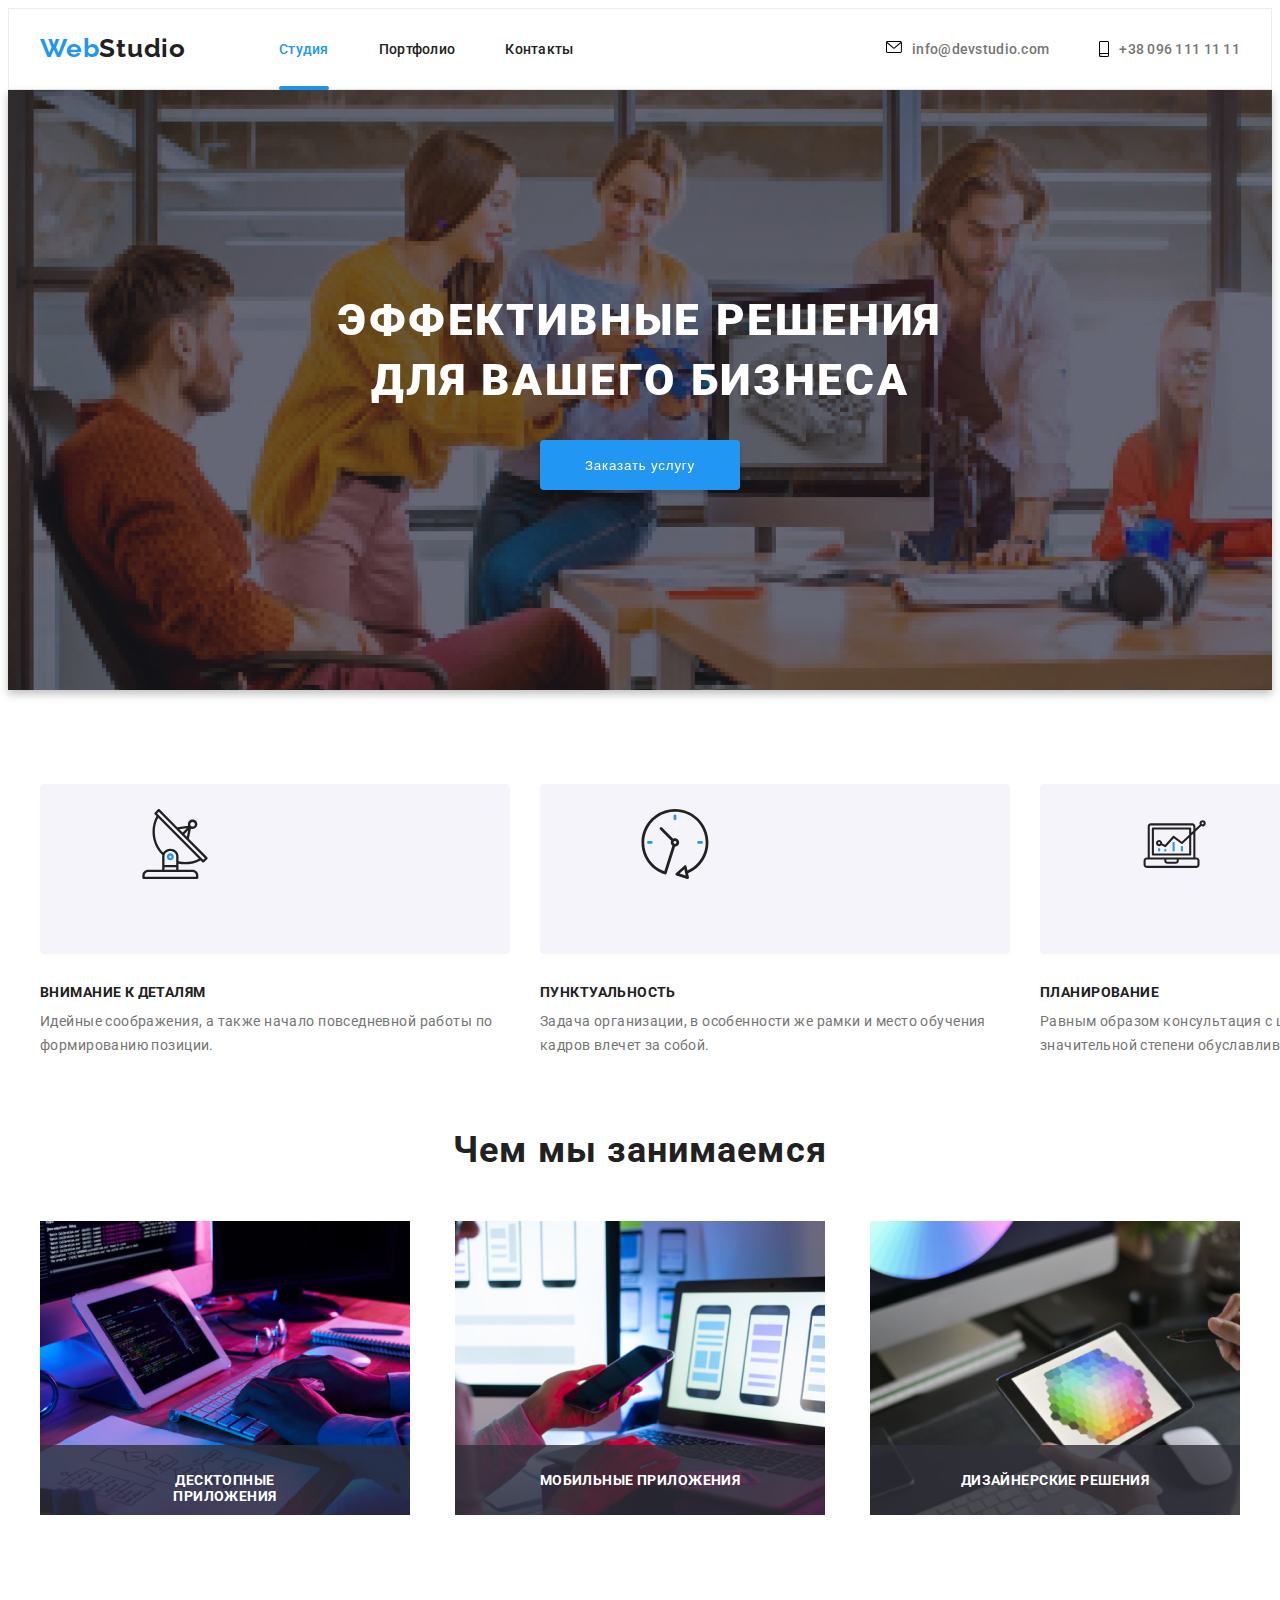
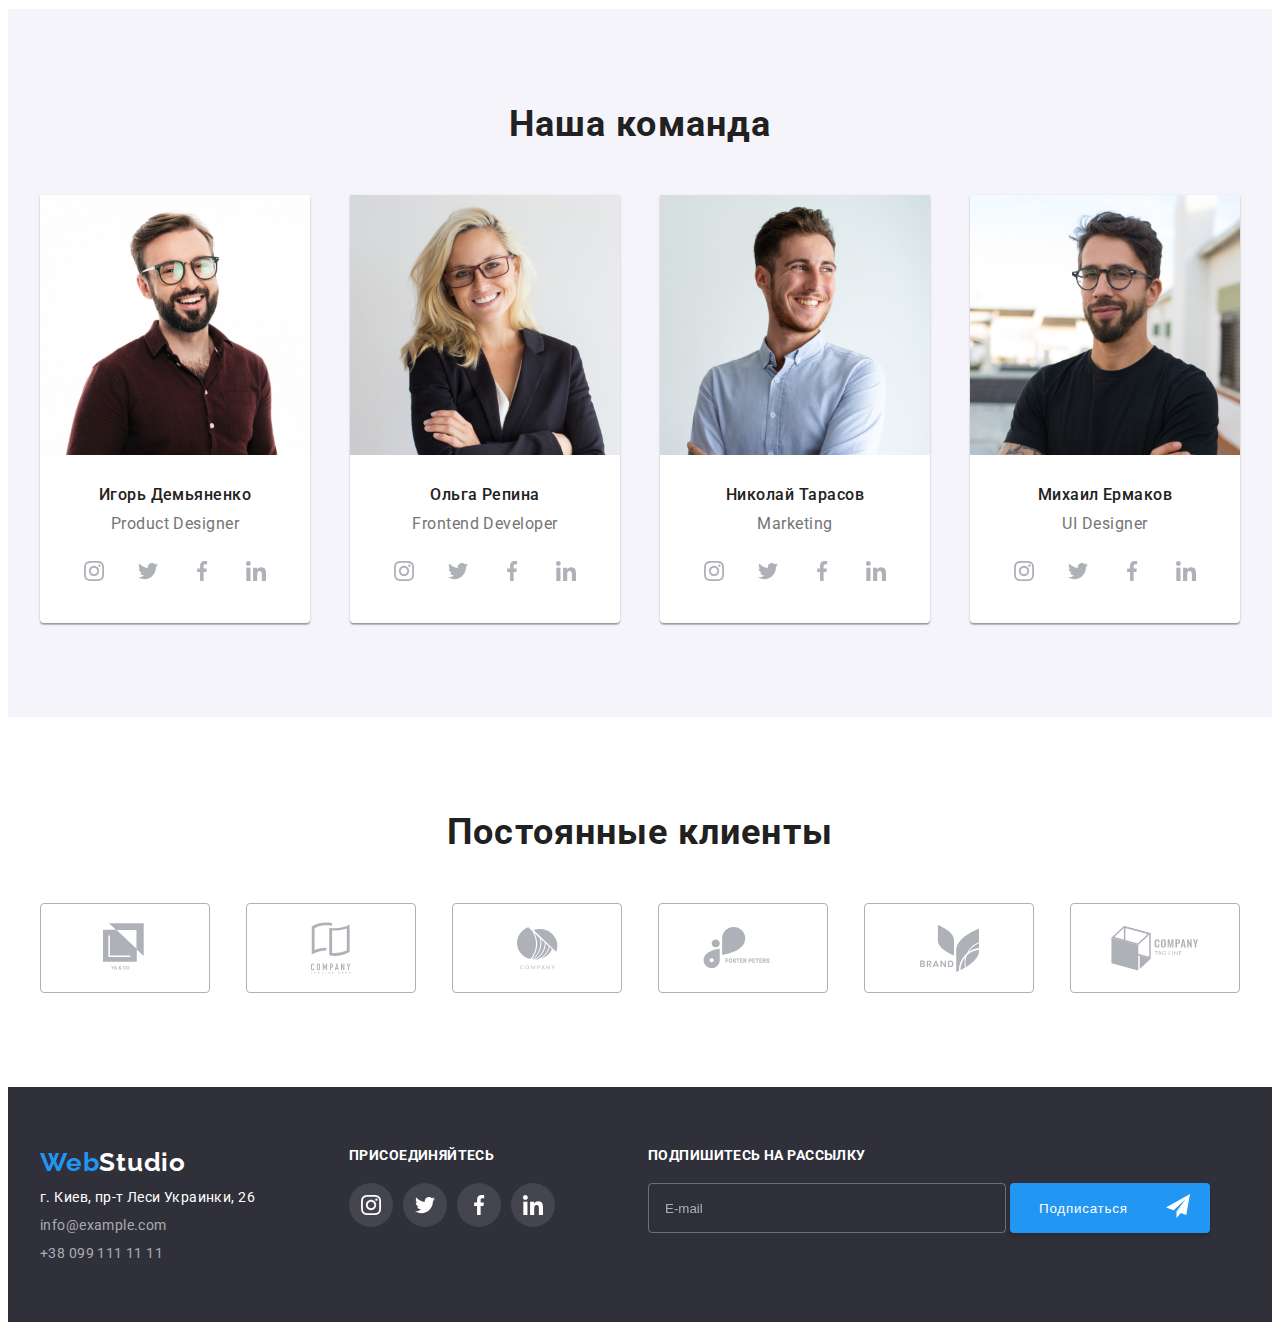
<file: index.html>
<!DOCTYPE html>
<html lang="ru">

<head>
  <meta charset="UTF-8" />
  <meta name="viewport" content="width=device-width, initial-scale=1.0" />
  <title>Веб-студия</title>
  <link rel="preconnect" href="https://fonts.gstatic.com" />
  <link href="https://fonts.googleapis.com/css2?family=Raleway:wght@700&family=Roboto:wght@400;500;700;900&display=swap"
    rel="stylesheet" />
  <link rel="stylesheet" href="https://cdnjs.cloudflare.com/ajax/libs/modern-normalize/1.0.0/modern-normalize.min.css"
    integrity="sha512-ISS7cAi1PEhQ8jnbJpJZMd29NlhNj4AWYyLOSp2CE/CsHxTCu+r+t0D2yoJudVrd0/8fTVPUVDzY5Tvli75u/g=="
    crossorigin="anonymous" />
  <link rel="stylesheet" href="./css/main.min.css" />
</head>

<body>
  <svg aria-hidden="true" style="position: absolute; width: 0; height: 0; overflow: hidden;" version="1.1"
    xmlns="http://www.w3.org/2000/svg" xmlns:xlink="http://www.w3.org/1999/xlink">
    <defs>
      <symbol id="icon-astronaut" viewBox="0 0 32 32">
        <path fill="#2196f3" style="fill: var(--color1, #2196f3)"
          d="M31.974 4.524c-0.063-0.193-0.229-0.333-0.43-0.363l-1.91-0.278-0.855-1.731c-0.179-0.365-0.777-0.365-0.956 0l-0.855 1.731-1.91 0.278c-0.201 0.029-0.367 0.17-0.431 0.363-0.062 0.193-0.011 0.405 0.135 0.547l1.383 1.348-0.326 1.903c-0.034 0.2 0.048 0.402 0.212 0.522 0.166 0.121 0.382 0.135 0.562 0.040l1.709-0.899 1.709 0.899c0.078 0.041 0.164 0.061 0.249 0.061 0.11 0 0.221-0.034 0.314-0.102 0.164-0.119 0.246-0.322 0.212-0.522l-0.326-1.903 1.383-1.348c0.145-0.142 0.197-0.354 0.135-0.547zM29.511 5.851c-0.125 0.122-0.183 0.299-0.153 0.472l0.191 1.114-1-0.526c-0.078-0.041-0.163-0.061-0.249-0.061s-0.17 0.020-0.249 0.061l-1.001 0.526 0.191-1.114c0.030-0.173-0.028-0.349-0.153-0.472l-0.81-0.789 1.119-0.163c0.174-0.025 0.324-0.134 0.402-0.292l0.5-1.013 0.5 1.013c0.078 0.157 0.228 0.267 0.402 0.292l1.119 0.163-0.809 0.789z">
        </path>
        <path fill="#2196f3" style="fill: var(--color1, #2196f3)" d="M26.134 20.522h-1.067v1.067h1.067v-1.067z"></path>
        <path fill="#2196f3" style="fill: var(--color1, #2196f3)" d="M26.134 22.656h-1.067v1.067h1.067v-1.067z"></path>
        <path fill="#2196f3" style="fill: var(--color1, #2196f3)" d="M27.2 21.589h-1.067v1.067h1.067v-1.067z"></path>
        <path fill="#2196f3" style="fill: var(--color1, #2196f3)" d="M25.067 21.589h-1.067v1.067h1.067v-1.067z"></path>
        <path fill="#2196f3" style="fill: var(--color1, #2196f3)" d="M22.4 26.389h-1.067v1.067h1.067v-1.067z"></path>
        <path fill="#2196f3" style="fill: var(--color1, #2196f3)" d="M22.4 28.522h-1.067v1.067h1.067v-1.067z"></path>
        <path fill="#2196f3" style="fill: var(--color1, #2196f3)" d="M23.467 27.456h-1.067v1.067h1.067v-1.067z"></path>
        <path fill="#2196f3" style="fill: var(--color1, #2196f3)" d="M21.333 27.456h-1.067v1.067h1.067v-1.067z"></path>
        <path fill="#2196f3" style="fill: var(--color1, #2196f3)" d="M16 24.256h-1.067v1.067h1.067v-1.067z"></path>
        <path fill="#2196f3" style="fill: var(--color1, #2196f3)" d="M16 26.389h-1.067v1.067h1.067v-1.067z"></path>
        <path fill="#2196f3" style="fill: var(--color1, #2196f3)" d="M17.067 25.322h-1.067v1.067h1.067v-1.067z"></path>
        <path fill="#2196f3" style="fill: var(--color1, #2196f3)" d="M14.933 25.322h-1.067v1.067h1.067v-1.067z"></path>
        <path fill="#2196f3" style="fill: var(--color1, #2196f3)" d="M5.867 6.122h-1.067v1.067h1.067v-1.067z"></path>
        <path fill="#2196f3" style="fill: var(--color1, #2196f3)" d="M5.867 8.255h-1.067v1.067h1.067v-1.067z"></path>
        <path fill="#2196f3" style="fill: var(--color1, #2196f3)" d="M6.933 7.189h-1.067v1.067h1.067v-1.067z"></path>
        <path fill="#2196f3" style="fill: var(--color1, #2196f3)" d="M4.8 7.189h-1.067v1.067h1.067v-1.067z"></path>
        <path fill="#212121" style="fill: var(--color2, #212121)"
          d="M24.715 14.159c-0.287-0.388-0.709-0.637-1.188-0.705-0.481-0.068-0.956 0.058-1.34 0.352l-1.252 0.96-1.898 1.417-1.358-0.541c2.421-1.086 4.114-3.508 4.114-6.32 0-3.823-3.123-6.933-6.961-6.933s-6.961 3.11-6.961 6.933c0 1.386 0.414 2.674 1.12 3.758l-2.764-0.024c-0.002 0-0.003 0-0.005 0-0.009 0-0.015 0.004-0.023 0.005-0.053 0.002-0.105 0.013-0.155 0.031-0.013 0.005-0.026 0.008-0.038 0.013-0.006 0.003-0.013 0.003-0.019 0.006l-3.233 1.596c-0.001 0-0.001 0-0.001 0.001l-1.893 0.911c-0.021 0.009-0.042 0.021-0.063 0.035-0.755 0.502-1.012 1.489-0.598 2.295 0.22 0.429 0.595 0.745 1.056 0.889 0.178 0.055 0.359 0.083 0.539 0.083 0.29 0 0.577-0.071 0.839-0.211l1.388-0.738 2.264-1.169 1.357-0.008-5.442 5.416c-0.001 0.001-0.001 0.001-0.002 0.001l-1.339 1.333c-0.316 0.315-0.49 0.732-0.49 1.178s0.174 0.863 0.49 1.179c0.325 0.323 0.752 0.485 1.179 0.485s0.854-0.162 1.18-0.485l1.314-1.309 1.741-1.3 0.901 0.897-1.762 1.754c-0 0.001-0.001 0.001-0.002 0.001l-1.339 1.333c-0.316 0.315-0.49 0.732-0.49 1.178s0.174 0.863 0.49 1.179c0.325 0.323 0.753 0.485 1.18 0.485s0.855-0.162 1.18-0.485l3.482-3.467c0.001-0.001 0.001-0.001 0.001-0.002l1.010-1-0.004-0.004c0.006-0.006 0.015-0.009 0.022-0.015l5.166-5.658 3.471 0.494c0.025 0.004 0.050 0.005 0.075 0.005 0.065 0 0.127-0.015 0.187-0.038 0.018-0.006 0.033-0.015 0.050-0.023 0.019-0.010 0.039-0.015 0.058-0.027l3.213-2.133c0.012-0.008 0.018-0.021 0.029-0.029 0.013-0.010 0.029-0.014 0.041-0.026l1.271-1.191c0.662-0.62 0.753-1.635 0.212-2.362zM2.13 17.77c-0.173 0.093-0.37 0.111-0.558 0.052-0.187-0.058-0.338-0.186-0.427-0.358-0.161-0.314-0.068-0.695 0.214-0.902l1.314-0.632 0.449 1.312-0.992 0.528zM5.628 15.942l-1.548 0.8-0.439-1.283 2.027-1.001-0.040 1.484zM20.727 9.322c0 0.918-0.219 1.785-0.599 2.559l-4.181-1.899c-0.044-0.573-0.341-1.075-0.788-1.388l1.464-4.86c2.378 0.756 4.105 2.974 4.105 5.588zM8.938 9.322c0-3.235 2.644-5.867 5.894-5.867 0.253 0 0.5 0.021 0.745 0.052l-1.432 4.754c-0.019-0.001-0.037-0.006-0.057-0.006-1.033 0-1.873 0.837-1.873 1.867s0.84 1.867 1.873 1.867c0.694 0 1.294-0.383 1.618-0.945l3.862 1.755c-1.075 1.446-2.795 2.39-4.737 2.39-3.25 0-5.894-2.632-5.894-5.867zM14.894 10.122c0 0.441-0.362 0.8-0.806 0.8s-0.806-0.359-0.806-0.8c0-0.441 0.362-0.8 0.806-0.8s0.806 0.359 0.806 0.8zM2.465 25.146c-0.236 0.234-0.619 0.234-0.854 0.001-0.114-0.114-0.176-0.263-0.176-0.423s0.062-0.309 0.176-0.421l0.962-0.958 0.851 0.848-0.959 0.955zM5.679 28.88c-0.236 0.234-0.619 0.235-0.855 0.001-0.114-0.114-0.176-0.263-0.176-0.423s0.062-0.309 0.176-0.421l0.963-0.959 0.852 0.848-0.96 0.955zM9.16 25.411c-0.001 0-0.001 0-0.002 0.001l-1.765 1.76-0.852-0.848 1.763-1.755c0 0 0 0 0-0s0.001-0.001 0.002-0.001c0.040-0.040 0.065-0.088 0.090-0.135 0.007-0.014 0.020-0.026 0.026-0.040 0.017-0.041 0.019-0.085 0.026-0.129 0.003-0.025 0.014-0.047 0.014-0.073 0-0.036-0.013-0.070-0.020-0.106-0.006-0.032-0.006-0.065-0.019-0.095-0.020-0.050-0.055-0.094-0.091-0.138-0.010-0.012-0.014-0.027-0.025-0.038 0 0 0 0-0.001 0s-0.001-0.002-0.001-0.002l-1.607-1.6c-0.017-0.017-0.039-0.024-0.058-0.038-0.028-0.022-0.055-0.042-0.087-0.058-0.030-0.015-0.061-0.024-0.093-0.033-0.034-0.010-0.067-0.017-0.103-0.020-0.033-0.002-0.063 0.001-0.095 0.005-0.036 0.004-0.069 0.009-0.104 0.020-0.034 0.011-0.063 0.027-0.094 0.045-0.020 0.011-0.042 0.015-0.061 0.029l-1.773 1.324-0.901-0.897 2.399-2.386 4.361 4.289-0.928 0.919zM15.979 18.394c-0.015-0.002-0.030 0.004-0.045 0.003-0.039-0.002-0.076 0.001-0.115 0.007-0.030 0.005-0.059 0.011-0.088 0.021-0.034 0.012-0.065 0.028-0.097 0.047-0.030 0.018-0.057 0.037-0.083 0.061-0.013 0.011-0.028 0.017-0.040 0.029l-4.698 5.146-4.328-4.257 2.833-2.818c0.209-0.208 0.21-0.546 0.002-0.755-0.105-0.105-0.243-0.157-0.381-0.156v-0.001l-2.219 0.013 0.028-1.607 3.104 0.027c1.265 1.294 3.029 2.101 4.981 2.101 0.437 0 0.864-0.045 1.279-0.123 0.040 0.032 0.079 0.065 0.13 0.085l2.41 0.96 0.331 1.644-3.003-0.427zM20.020 18.572l-0.313-1.558 1.446-1.080 0.947 1.257-2.080 1.381zM23.774 15.741l-0.838 0.785-0.931-1.236 0.831-0.637c0.155-0.119 0.351-0.168 0.543-0.143 0.193 0.027 0.364 0.128 0.48 0.284 0.217 0.292 0.18 0.699-0.085 0.947z">
        </path>
        <path fill="#212121" style="fill: var(--color2, #212121)"
          d="M13.602 18.544l-2.143-2.133c-0.207-0.207-0.545-0.207-0.753 0l-2.142 2.133c-0.1 0.101-0.157 0.236-0.157 0.378s0.056 0.278 0.157 0.378l2.142 2.133c0.104 0.103 0.241 0.155 0.377 0.155s0.273-0.052 0.376-0.155l2.143-2.133c0.1-0.1 0.157-0.236 0.157-0.378s-0.057-0.278-0.157-0.378zM11.083 20.303l-1.387-1.381 1.387-1.381 1.387 1.381-1.387 1.381z">
        </path>
        <path fill="#212121" style="fill: var(--color2, #212121)"
          d="M17.164 5.071l-0.258 1.036c0.071 0.018 1.738 0.452 1.738 2.149h1.067c-0-2.017-1.666-2.965-2.547-3.185z">
        </path>
        <path fill="#212121" style="fill: var(--color2, #212121)" d="M19.711 9.322h-1.067v1.067h1.067v-1.067z"></path>
      </symbol>
      <symbol id="icon-clock" viewBox="0 0 32 32">
        <path fill="#212121" style="fill: var(--color2, #212121)"
          d="M31.297 15.301c-0.002-8.452-6.855-15.303-15.308-15.301s-15.303 6.855-15.301 15.308c0.001 6.658 4.307 12.551 10.649 14.576 0.061 0.019 0.124 0.029 0.187 0.029 0.121-0 0.239-0.032 0.342-0.094 0.135-0.080 0.236-0.207 0.283-0.356l3.865-12.25c1.057-0.005 1.909-0.866 1.903-1.923s-0.866-1.909-1.923-1.903c-0.284 0.001-0.565 0.067-0.82 0.191l-5.106-5.107c-0.253-0.245-0.657-0.238-0.902 0.016-0.239 0.247-0.239 0.639 0 0.886l5.103 5.109c-0.392 0.799-0.168 1.764 0.536 2.309l-3.683 11.673c-7.278-2.681-11.004-10.754-8.323-18.032s10.754-11.004 18.032-8.323 11.004 10.754 8.323 18.032c-1.31 3.556-4.001 6.431-7.462 7.973l-0.398-1.874c-0.073-0.344-0.411-0.565-0.756-0.492-0.109 0.023-0.209 0.074-0.292 0.148l-3.837 3.426c-0.263 0.234-0.287 0.637-0.052 0.9 0.076 0.085 0.174 0.149 0.283 0.184l4.899 1.563c0.335 0.108 0.694-0.077 0.802-0.412 0.034-0.106 0.040-0.219 0.017-0.328l-0.391-1.839c5.664-2.388 9.342-7.942 9.329-14.089zM15.992 14.664c0.352 0 0.638 0.286 0.638 0.638s-0.286 0.638-0.638 0.638c-0.352 0-0.638-0.285-0.638-0.638s0.285-0.638 0.638-0.638zM18.093 29.528l2.184-1.948 0.603 2.84-2.787-0.892z">
        </path>
        <path fill="#2196f3" style="fill: var(--color1, #2196f3)"
          d="M15.354 3.185v1.275c0 0.352 0.285 0.638 0.638 0.638s0.638-0.285 0.638-0.638v-1.275c0-0.352-0.286-0.638-0.638-0.638s-0.638 0.286-0.638 0.638z">
        </path>
        <path fill="#2196f3" style="fill: var(--color1, #2196f3)"
          d="M3.876 14.664c-0.352 0-0.638 0.286-0.638 0.638s0.285 0.638 0.638 0.638h1.275c0.352 0 0.638-0.285 0.638-0.638s-0.285-0.638-0.638-0.638h-1.275z">
        </path>
        <path fill="#2196f3" style="fill: var(--color1, #2196f3)"
          d="M28.108 15.939c0.352 0 0.638-0.285 0.638-0.638s-0.285-0.638-0.638-0.638h-1.275c-0.352 0-0.638 0.286-0.638 0.638s0.286 0.638 0.638 0.638h1.275z">
        </path>
      </symbol>
      <symbol id="icon-diagramma" viewBox="0 0 36 32">
        <path fill="#2196f3" style="fill: var(--color1, #2196f3)" d="M16.754 14.965h1.066v4.798h-1.066v-4.797z"></path>
        <path fill="#2196f3" style="fill: var(--color1, #2196f3)" d="M21.018 17.097h1.066v2.665h-1.066v-2.665z"></path>
        <path fill="#2196f3" style="fill: var(--color1, #2196f3)" d="M12.49 18.696h1.066v1.066h-1.066v-1.066z"></path>
        <path fill="#2196f3" style="fill: var(--color1, #2196f3)" d="M9.291 18.163h1.066v1.599h-1.066v-1.599z"></path>
        <path fill="#212121" style="fill: var(--color2, #212121)"
          d="M3.428 28.291h25.587c0.883 0 1.599-0.716 1.599-1.599v-2.132c0-0.883-0.716-1.599-1.599-1.599h-0.533v-13.293l3.028-2.868c0.703 0.346 1.553 0.136 2.013-0.499s0.396-1.508-0.153-2.068-1.42-0.644-2.065-0.198c-0.644 0.446-0.873 1.292-0.542 2.002l-2.281 2.163v-1.23c0-0.883-0.716-1.599-1.599-1.599h-21.322c-0.883 0-1.599 0.716-1.599 1.599v15.992h-0.533c-0.883 0-1.599 0.716-1.599 1.599v2.132c0 0.883 0.716 1.599 1.599 1.599zM32.213 4.837c0.294 0 0.533 0.239 0.533 0.533s-0.239 0.533-0.533 0.533c-0.294 0-0.533-0.239-0.533-0.533s0.239-0.533 0.533-0.533zM5.027 6.969c0-0.294 0.239-0.533 0.533-0.533h21.322c0.294 0 0.533 0.239 0.533 0.533v2.239l-1.066 1.013v-2.186c0-0.294-0.239-0.533-0.533-0.533h-19.19c-0.294 0-0.533 0.239-0.533 0.533v13.326c0 0.294 0.239 0.533 0.533 0.533h19.19c0.294 0 0.533-0.239 0.533-0.533v-9.674l1.066-1.010v12.284h-22.388v-15.992zM9.824 13.899c-0.721-0.002-1.354 0.478-1.546 1.174s0.105 1.433 0.725 1.801c0.62 0.368 1.41 0.276 1.928-0.226l1.853 0.93c0.215 0.108 0.476 0.057 0.636-0.123l3.939-4.431 3.872 2.901c0.208 0.156 0.498 0.139 0.686-0.039l3.365-3.188v8.131h-18.124v-12.26h18.124v2.66l-3.771 3.572-3.904-2.927c-0.222-0.166-0.534-0.135-0.718 0.072l-3.993 4.493-1.493-0.746c0.011-0.064 0.018-0.129 0.020-0.193 0-0.883-0.716-1.599-1.599-1.599zM10.357 15.498c0 0.294-0.239 0.533-0.533 0.533s-0.533-0.239-0.533-0.533c0-0.294 0.239-0.533 0.533-0.533s0.533 0.239 0.533 0.533zM13.556 24.027h5.331v0.533c0 0.294-0.239 0.533-0.533 0.533h-4.264c-0.294 0-0.533-0.239-0.533-0.533v-0.533zM2.895 24.56c0-0.294 0.239-0.533 0.533-0.533h9.062v0.533c0 0.883 0.716 1.599 1.599 1.599h4.264c0.883 0 1.599-0.716 1.599-1.599v-0.533h9.062c0.294 0 0.533 0.239 0.533 0.533v2.132c0 0.294-0.239 0.533-0.533 0.533h-25.587c-0.294 0-0.533-0.239-0.533-0.533v-2.132z">
        </path>
      </symbol>
      <symbol id="icon-envelope" viewBox="0 0 43 32">
        <path
          d="M38.667 0h-34.667c-2.206 0-4 1.794-4 4v24c0 2.206 1.794 4 4 4h34.667c2.206 0 4-1.794 4-4v-24c0-2.206-1.794-4-4-4zM38.667 2.667c0.181 0 0.353 0.038 0.511 0.103l-17.844 15.466-17.844-15.466c0.158-0.066 0.33-0.103 0.511-0.103h34.667zM38.667 29.333h-34.667c-0.736 0-1.333-0.598-1.333-1.333v-22.413l17.793 15.421c0.251 0.217 0.563 0.326 0.874 0.326s0.622-0.108 0.874-0.326l17.793-15.421v22.413c0 0.736-0.598 1.333-1.333 1.333z">
        </path>
      </symbol>
      <symbol id="icon-facebook" viewBox="0 0 32 32">
        <path
          d="M21.329 5.313h2.921v-5.088c-0.504-0.069-2.237-0.225-4.256-0.225-4.212 0-7.097 2.649-7.097 7.519v4.481h-4.648v5.688h4.648v14.312h5.699v-14.311h4.46l0.708-5.688h-5.169v-3.919c0.001-1.644 0.444-2.769 2.735-2.769z">
        </path>
      </symbol>
      <symbol id="icon-instagram" viewBox="0 0 32 32">
        <path
          d="M31.969 9.408c-0.075-1.7-0.35-2.869-0.744-3.882-0.406-1.075-1.032-2.038-1.851-2.838-0.8-0.813-1.769-1.444-2.832-1.844-1.019-0.394-2.182-0.669-3.882-0.744-1.713-0.081-2.257-0.1-6.601-0.1s-4.888 0.019-6.595 0.094c-1.7 0.075-2.869 0.35-3.882 0.744-1.075 0.406-2.038 1.031-2.838 1.85-0.813 0.8-1.444 1.769-1.844 2.832-0.394 1.019-0.669 2.182-0.744 3.882-0.081 1.713-0.1 2.257-0.1 6.601s0.019 4.888 0.094 6.595c0.075 1.7 0.35 2.869 0.744 3.882 0.406 1.075 1.038 2.038 1.85 2.838 0.8 0.813 1.769 1.444 2.832 1.844 1.019 0.394 2.182 0.669 3.882 0.744 1.706 0.075 2.25 0.094 6.595 0.094s4.888-0.019 6.595-0.094c1.7-0.075 2.869-0.35 3.882-0.744 2.151-0.832 3.851-2.532 4.682-4.682 0.394-1.019 0.669-2.182 0.744-3.882 0.075-1.707 0.094-2.251 0.094-6.595s-0.006-4.888-0.081-6.595zM29.087 22.473c-0.069 1.563-0.331 2.407-0.55 2.969-0.538 1.394-1.644 2.5-3.038 3.038-0.563 0.219-1.413 0.481-2.969 0.55-1.688 0.075-2.194 0.094-6.464 0.094s-4.782-0.019-6.464-0.094c-1.563-0.069-2.407-0.331-2.969-0.55-0.694-0.256-1.325-0.663-1.838-1.194-0.531-0.519-0.938-1.144-1.194-1.838-0.219-0.563-0.481-1.413-0.55-2.969-0.075-1.688-0.094-2.194-0.094-6.464s0.019-4.782 0.094-6.464c0.069-1.563 0.331-2.407 0.55-2.969 0.256-0.694 0.663-1.325 1.2-1.838 0.519-0.531 1.144-0.938 1.838-1.194 0.563-0.219 1.413-0.481 2.969-0.55 1.688-0.075 2.194-0.094 6.464-0.094 4.276 0 4.782 0.019 6.464 0.094 1.563 0.069 2.407 0.331 2.969 0.55 0.694 0.256 1.325 0.662 1.838 1.194 0.531 0.519 0.938 1.144 1.194 1.838 0.219 0.563 0.481 1.413 0.55 2.969 0.075 1.688 0.094 2.194 0.094 6.464s-0.019 4.77-0.094 6.458z">
        </path>
        <path
          d="M16.059 7.783c-4.538 0-8.22 3.682-8.22 8.22s3.682 8.22 8.22 8.22c4.539 0 8.22-3.682 8.22-8.22s-3.682-8.22-8.22-8.22zM16.059 21.335c-2.944 0-5.332-2.388-5.332-5.332s2.388-5.332 5.332-5.332c2.944 0 5.332 2.388 5.332 5.332s-2.388 5.332-5.332 5.332z">
        </path>
        <path
          d="M26.524 7.458c0 1.060-0.859 1.919-1.919 1.919s-1.919-0.859-1.919-1.919c0-1.060 0.859-1.919 1.919-1.919s1.919 0.859 1.919 1.919z">
        </path>
      </symbol>
      <symbol id="icon-linkedin" viewBox="0 0 32 32">
        <path
          d="M31.992 32v-0.001h0.008v-11.736c0-5.741-1.236-10.164-7.948-10.164-3.227 0-5.392 1.771-6.276 3.449h-0.093v-2.913h-6.364v21.364h6.627v-10.579c0-2.785 0.528-5.479 3.977-5.479 3.399 0 3.449 3.179 3.449 5.657v10.401h6.62z">
        </path>
        <path d="M0.528 10.636h6.635v21.364h-6.635v-21.364z"></path>
        <path
          d="M3.843 0c-2.121 0-3.843 1.721-3.843 3.843s1.721 3.879 3.843 3.879c2.121 0 3.843-1.757 3.843-3.879-0.001-2.121-1.723-3.843-3.843-3.843v0z">
        </path>
      </symbol>
      <symbol id="icon-logo-1" viewBox="0 0 29 32">
        <path d="M3.84 0l4.677 4.428h13.046v12.351l4.677 4.428v-21.206h-22.4z"></path>
        <path
          d="M0 4.241v20.6h21.76v-8.188l-13.105-12.406-8.655-0.005zM17.615 21.828h-14.172v-13.854h1.002v12.916h13.17v0.938z">
        </path>
        <path
          d="M6.266 28.662l0.523-1.078h0.438l-0.763 1.438v0.837h-0.397v-0.837l-0.764-1.438h0.439l0.523 1.078zM8.513 29.329h-0.881l-0.184 0.53h-0.411l0.859-2.275h0.355l0.861 2.275h-0.412l-0.186-0.53zM7.743 29.010h0.659l-0.33-0.944-0.33 0.944zM10.071 29.244c0-0.105 0.029-0.202 0.086-0.289 0.057-0.089 0.17-0.193 0.339-0.314-0.088-0.111-0.151-0.206-0.186-0.284s-0.052-0.154-0.052-0.227c0-0.178 0.054-0.319 0.162-0.422s0.254-0.156 0.438-0.156c0.166 0 0.301 0.049 0.406 0.147 0.106 0.097 0.159 0.217 0.159 0.361 0 0.095-0.024 0.182-0.072 0.262-0.048 0.079-0.127 0.158-0.236 0.238l-0.155 0.113 0.439 0.519c0.064-0.125 0.095-0.264 0.095-0.417h0.33c0 0.28-0.066 0.51-0.197 0.689l0.334 0.395h-0.441l-0.128-0.152c-0.162 0.122-0.356 0.183-0.581 0.183s-0.405-0.059-0.541-0.178c-0.134-0.12-0.202-0.276-0.202-0.467zM10.824 29.587c0.128 0 0.248-0.043 0.359-0.128l-0.497-0.586-0.048 0.034c-0.125 0.095-0.188 0.203-0.188 0.325 0 0.105 0.034 0.191 0.102 0.256s0.158 0.098 0.272 0.098zM10.615 28.121c0 0.087 0.054 0.197 0.161 0.33l0.173-0.119 0.048-0.039c0.065-0.057 0.097-0.131 0.097-0.22 0-0.059-0.022-0.11-0.067-0.152-0.045-0.043-0.102-0.064-0.17-0.064-0.074 0-0.133 0.025-0.177 0.075s-0.066 0.113-0.066 0.189zM14.748 29.118c-0.023 0.243-0.113 0.432-0.269 0.569-0.156 0.135-0.364 0.203-0.623 0.203-0.181 0-0.341-0.043-0.48-0.128-0.137-0.086-0.244-0.209-0.319-0.367s-0.114-0.342-0.117-0.552v-0.212c0-0.215 0.038-0.404 0.114-0.567s0.185-0.29 0.327-0.378c0.143-0.088 0.307-0.133 0.494-0.133 0.251 0 0.453 0.068 0.606 0.205s0.242 0.329 0.267 0.578h-0.394c-0.019-0.164-0.067-0.281-0.144-0.353-0.076-0.073-0.188-0.109-0.336-0.109-0.172 0-0.304 0.063-0.397 0.189-0.092 0.125-0.139 0.309-0.141 0.552v0.202c0 0.246 0.044 0.433 0.131 0.563s0.218 0.194 0.387 0.194c0.155 0 0.272-0.035 0.35-0.105s0.128-0.186 0.148-0.348h0.394zM16.918 28.78c0 0.223-0.039 0.419-0.116 0.588-0.077 0.168-0.188 0.297-0.331 0.388-0.143 0.090-0.307 0.134-0.494 0.134-0.184 0-0.349-0.045-0.494-0.134-0.144-0.091-0.255-0.219-0.334-0.386-0.078-0.167-0.118-0.359-0.119-0.576v-0.128c0-0.222 0.039-0.418 0.117-0.588 0.079-0.17 0.19-0.299 0.333-0.389 0.144-0.091 0.308-0.136 0.494-0.136s0.349 0.045 0.492 0.134c0.144 0.088 0.255 0.217 0.333 0.384s0.118 0.361 0.119 0.583v0.127zM16.523 28.662c0-0.252-0.048-0.445-0.144-0.58-0.095-0.134-0.23-0.202-0.405-0.202-0.171 0-0.305 0.067-0.402 0.202-0.096 0.133-0.145 0.322-0.147 0.567v0.131c0 0.25 0.048 0.443 0.145 0.58s0.233 0.205 0.406 0.205c0.175 0 0.309-0.067 0.403-0.2 0.095-0.133 0.142-0.328 0.142-0.584v-0.119z">
        </path>
      </symbol>
      <symbol id="icon-logo-2" viewBox="0 0 25 32">
        <path
          d="M10.447 1.806h0.084c0.156 0 0.324 0.016 0.49 0.030 0.734 0.052 1.463 0.162 2.179 0.329v-1.762c-0.738-0.185-1.491-0.305-2.249-0.358-0.288-0.022-0.595-0.036-0.909-0.044h-0.263c-1.523 0.006-3.039 0.201-4.515 0.582-1.68 0.419-3.293 1.075-4.79 1.948v17.475c1.442-0.783 2.976-1.381 4.566-1.779 1.256-0.32 2.539-0.517 3.833-0.588h0.051c0.216-0.011 0.433-0.017 0.655-0.019v-1.79c-1.681 0.022-3.353 0.244-4.982 0.662-0.602 0.157-1.185 0.325-1.731 0.513l-0.623 0.211v-13.625l0.266-0.128c2.032-0.963 4.229-1.524 6.471-1.651 0.019-0.001 0.037-0.001 0.056 0 0.248-0.013 0.497-0.019 0.741-0.019h0.28c0.129 0.003 0.258 0.006 0.388 0.014z">
        </path>
        <path
          d="M14.837 3.651c-0.409 0-0.814-0.014-1.205-0.044-0.467-0.034-0.947-0.091-1.401-0.167-0.277-0.047-0.55-0.103-0.814-0.164v17.275c1.12 0.277 2.271 0.413 3.425 0.404 1.523-0.006 3.039-0.201 4.515-0.581 1.68-0.42 3.294-1.075 4.792-1.948v-17.163c-1.442 0.783-2.975 1.381-4.564 1.781-1.551 0.398-3.145 0.603-4.747 0.609zM21.745 3.95l0.623-0.21v13.63l-0.266 0.128c-1.021 0.486-2.087 0.869-3.184 1.144-1.331 0.344-2.7 0.522-4.074 0.527-0.411 0-0.819-0.017-1.214-0.052l-0.427-0.038v-14.017l0.497 0.033c0.361 0.023 0.735 0.034 1.141 0.034 1.745-0.006 3.483-0.229 5.173-0.663 0.581-0.153 1.158-0.325 1.731-0.518z">
        </path>
        <path
          d="M1.684 25.977c-0.090-0.093-0.197-0.166-0.317-0.214s-0.247-0.071-0.376-0.066c-0.137-0.002-0.273 0.024-0.4 0.075-0.117 0.046-0.222 0.116-0.311 0.205s-0.156 0.196-0.201 0.313c-0.049 0.123-0.073 0.254-0.072 0.387v2.335c-0.006 0.165 0.026 0.328 0.092 0.479 0.055 0.12 0.135 0.226 0.233 0.313 0.093 0.079 0.203 0.135 0.321 0.166 0.114 0.032 0.231 0.048 0.349 0.049 0.13 0.001 0.259-0.027 0.377-0.081 0.117-0.051 0.222-0.124 0.311-0.216 0.087-0.091 0.156-0.197 0.204-0.313 0.050-0.118 0.075-0.244 0.075-0.372v-0.261h-0.61v0.208c0.002 0.071-0.010 0.142-0.036 0.208-0.020 0.050-0.050 0.095-0.089 0.131-0.038 0.031-0.081 0.053-0.128 0.067-0.041 0.014-0.084 0.021-0.128 0.022-0.054 0.006-0.11-0.002-0.16-0.024s-0.094-0.057-0.126-0.101c-0.058-0.094-0.086-0.203-0.081-0.313v-2.177c-0.004-0.121 0.022-0.241 0.075-0.349 0.032-0.049 0.077-0.089 0.129-0.114s0.112-0.034 0.17-0.027c0.053-0.002 0.105 0.009 0.152 0.032s0.089 0.057 0.12 0.099c0.068 0.090 0.104 0.2 0.101 0.313v0.202h0.604v-0.238c0.001-0.14-0.024-0.278-0.075-0.408-0.045-0.122-0.114-0.234-0.204-0.329z">
        </path>
        <path
          d="M5.31 25.95c-0.195-0.164-0.44-0.255-0.694-0.257-0.124 0-0.248 0.023-0.364 0.066-0.119 0.042-0.228 0.107-0.322 0.191-0.101 0.091-0.182 0.202-0.237 0.327-0.061 0.143-0.092 0.297-0.089 0.452v2.239c-0.004 0.158 0.026 0.314 0.089 0.459 0.055 0.12 0.136 0.227 0.237 0.313 0.093 0.087 0.203 0.154 0.322 0.197 0.117 0.043 0.24 0.065 0.364 0.066s0.248-0.023 0.364-0.066c0.121-0.044 0.233-0.111 0.33-0.197 0.097-0.087 0.176-0.194 0.23-0.313 0.063-0.145 0.093-0.301 0.089-0.459v-2.239c0.003-0.155-0.027-0.31-0.089-0.452-0.054-0.123-0.133-0.235-0.23-0.327zM5.025 28.969c0.005 0.060-0.003 0.12-0.024 0.176s-0.054 0.107-0.097 0.148c-0.081 0.068-0.182 0.105-0.287 0.105s-0.207-0.037-0.287-0.105c-0.043-0.041-0.076-0.092-0.097-0.148s-0.029-0.116-0.024-0.176v-2.239c-0.005-0.060 0.003-0.12 0.024-0.176s0.054-0.107 0.097-0.148c0.081-0.068 0.182-0.105 0.287-0.105s0.207 0.037 0.287 0.105c0.043 0.041 0.076 0.092 0.097 0.148s0.029 0.116 0.024 0.176v2.239z">
        </path>
        <path
          d="M10.072 29.969v-4.239h-0.587l-0.771 2.244h-0.011l-0.777-2.244h-0.581v4.239h0.606v-2.579h0.011l0.593 1.823h0.302l0.598-1.823h0.011v2.579h0.606z">
        </path>
        <path
          d="M13.513 26.027c-0.093-0.105-0.211-0.184-0.343-0.232-0.142-0.046-0.29-0.068-0.439-0.066h-0.9v4.239h0.604v-1.656h0.311c0.188 0.009 0.376-0.031 0.545-0.116 0.137-0.076 0.252-0.188 0.332-0.324 0.070-0.113 0.117-0.238 0.139-0.369 0.024-0.16 0.035-0.321 0.033-0.482 0.006-0.204-0.014-0.407-0.059-0.606-0.040-0.147-0.117-0.281-0.223-0.39zM13.201 27.319c-0.003 0.077-0.022 0.152-0.056 0.221-0.035 0.065-0.089 0.117-0.156 0.149-0.089 0.040-0.187 0.058-0.285 0.053h-0.275v-1.441h0.311c0.094-0.005 0.187 0.014 0.272 0.053 0.062 0.036 0.112 0.091 0.142 0.157 0.033 0.074 0.051 0.155 0.053 0.236 0 0.089 0 0.183 0 0.282s0.006 0.2 0 0.291h-0.006z">
        </path>
        <path
          d="M16.374 25.73h-0.495l-0.934 4.239h0.604l0.177-0.911h0.823l0.177 0.911h0.604l-0.957-4.239zM15.817 28.481l0.297-1.537h0.011l0.296 1.537h-0.604z">
        </path>
        <path
          d="M20.277 28.284h-0.011l-0.912-2.554h-0.581v4.239h0.604v-2.549h0.012l0.923 2.549h0.568v-4.239h-0.604v2.554z">
        </path>
        <path d="M23.968 25.73l-0.486 1.685h-0.012l-0.486-1.685h-0.64l0.83 2.447v1.792h0.604v-1.792l0.83-2.447h-0.64z">
        </path>
        <path d="M0 31.166h0.291v0.817h0.198v-0.817h0.29v-0.167h-0.778v0.167z"></path>
        <path
          d="M2.447 30.998l-0.381 0.984h0.21l0.081-0.224h0.392l0.084 0.224h0.215l-0.391-0.984h-0.21zM2.416 31.593l0.134-0.365 0.134 0.365h-0.268z">
        </path>
        <path
          d="M4.866 31.62h0.227v0.127c-0.066 0.053-0.149 0.082-0.234 0.083-0.040 0.002-0.079-0.005-0.116-0.021s-0.068-0.041-0.093-0.072c-0.052-0.075-0.078-0.165-0.073-0.257 0-0.219 0.095-0.329 0.283-0.329 0.050-0.005 0.099 0.008 0.14 0.037s0.070 0.071 0.082 0.12l0.195-0.038c-0.042-0.192-0.181-0.289-0.417-0.289-0.127-0.003-0.25 0.042-0.344 0.127-0.050 0.049-0.088 0.108-0.112 0.174s-0.034 0.135-0.029 0.205c-0.006 0.135 0.039 0.267 0.126 0.369 0.048 0.050 0.107 0.088 0.171 0.113s0.134 0.035 0.203 0.031c0.154 0.004 0.304-0.052 0.417-0.157v-0.388h-0.427v0.166z">
        </path>
        <path d="M7.337 30.998h-0.199v0.984h0.69v-0.167h-0.49v-0.817z"></path>
        <path d="M9.426 30.998h-0.199v0.984h0.199v-0.984z"></path>
        <path d="M11.469 31.656l-0.403-0.657h-0.193v0.984h0.185v-0.643l0.395 0.643h0.198v-0.984h-0.182v0.657z"></path>
        <path d="M13.315 31.549h0.49v-0.167h-0.49v-0.216h0.528v-0.167h-0.727v0.984h0.747v-0.167h-0.548v-0.266z"></path>
        <path d="M17.792 31.387h-0.388v-0.388h-0.198v0.984h0.198v-0.43h0.388v0.43h0.198v-0.984h-0.198v0.388z"></path>
        <path d="M19.649 31.549h0.492v-0.167h-0.492v-0.216h0.529v-0.167h-0.727v0.984h0.746v-0.167h-0.548v-0.266z">
        </path>
        <path
          d="M22.168 31.549c0.171-0.027 0.258-0.117 0.258-0.274 0.005-0.042-0.001-0.084-0.018-0.123s-0.044-0.072-0.078-0.096c-0.089-0.045-0.189-0.065-0.288-0.058h-0.417v0.984h0.198v-0.412h0.039c0.042-0.003 0.084 0.005 0.123 0.022 0.029 0.018 0.053 0.043 0.070 0.072l0.215 0.313h0.237l-0.12-0.192c-0.053-0.095-0.128-0.176-0.218-0.236zM21.969 31.413h-0.146v-0.247h0.156c0.068-0.005 0.136 0.002 0.201 0.023 0.014 0.013 0.026 0.029 0.033 0.046s0.011 0.037 0.010 0.056c-0.001 0.019-0.006 0.038-0.015 0.055s-0.022 0.032-0.037 0.043c-0.065 0.020-0.133 0.028-0.201 0.023z">
        </path>
        <path d="M24.067 31.549h0.49v-0.167h-0.49v-0.216h0.529v-0.167h-0.729v0.984h0.747v-0.167h-0.548v-0.266z"></path>
      </symbol>
      <symbol id="icon-logo-3" viewBox="0 0 31 32">
        <path
          d="M4.722 31.103c0.011 0 0.022 0.003 0.032 0.007s0.019 0.011 0.027 0.018l0.153 0.161c-0.119 0.13-0.266 0.234-0.431 0.305-0.193 0.077-0.401 0.115-0.611 0.109-0.197 0.004-0.392-0.031-0.574-0.102-0.164-0.065-0.312-0.164-0.433-0.288-0.123-0.129-0.218-0.28-0.279-0.445-0.067-0.184-0.1-0.377-0.098-0.571-0.003-0.195 0.033-0.39 0.105-0.573 0.067-0.166 0.168-0.317 0.297-0.445 0.131-0.126 0.287-0.224 0.459-0.29 0.189-0.070 0.389-0.104 0.591-0.102 0.188-0.004 0.375 0.027 0.549 0.093 0.152 0.063 0.291 0.15 0.412 0.257l-0.128 0.171c-0.009 0.012-0.020 0.023-0.033 0.031-0.015 0.010-0.033 0.014-0.052 0.013-0.020-0.001-0.039-0.008-0.056-0.018l-0.069-0.046-0.096-0.058c-0.041-0.022-0.084-0.041-0.128-0.057-0.057-0.019-0.115-0.035-0.174-0.046-0.075-0.013-0.151-0.019-0.228-0.018-0.146-0.002-0.29 0.024-0.425 0.077-0.126 0.048-0.239 0.122-0.333 0.215-0.095 0.099-0.169 0.216-0.216 0.343-0.054 0.145-0.080 0.298-0.078 0.452-0.002 0.156 0.024 0.312 0.078 0.46 0.047 0.126 0.119 0.242 0.212 0.341 0.088 0.093 0.196 0.165 0.318 0.212 0.125 0.049 0.259 0.074 0.394 0.073 0.078 0.001 0.156-0.004 0.234-0.015 0.126-0.015 0.247-0.056 0.354-0.122 0.054-0.034 0.104-0.072 0.151-0.113 0.020-0.018 0.046-0.028 0.073-0.029z">
        </path>
        <path
          d="M9.144 30.296c0.002 0.194-0.033 0.386-0.103 0.567-0.062 0.165-0.161 0.315-0.288 0.44s-0.282 0.224-0.452 0.289c-0.375 0.136-0.789 0.136-1.164 0-0.169-0.066-0.323-0.165-0.45-0.29-0.128-0.128-0.227-0.279-0.291-0.445-0.138-0.367-0.138-0.769 0-1.136 0.065-0.166 0.164-0.317 0.291-0.447 0.128-0.121 0.281-0.216 0.45-0.279 0.374-0.139 0.79-0.139 1.164 0 0.17 0.066 0.324 0.165 0.452 0.29 0.126 0.127 0.224 0.276 0.289 0.44 0.071 0.183 0.106 0.376 0.103 0.571zM8.742 30.296c0.003-0.155-0.022-0.309-0.073-0.456-0.043-0.126-0.113-0.242-0.205-0.341-0.090-0.094-0.2-0.167-0.323-0.215-0.272-0.1-0.574-0.1-0.846 0-0.123 0.048-0.234 0.121-0.324 0.215-0.093 0.098-0.164 0.215-0.207 0.341-0.097 0.297-0.097 0.615 0 0.912 0.043 0.126 0.114 0.242 0.207 0.341 0.090 0.093 0.2 0.166 0.324 0.213 0.273 0.097 0.573 0.097 0.846 0 0.123-0.047 0.234-0.12 0.323-0.213 0.092-0.099 0.162-0.215 0.205-0.341 0.051-0.147 0.076-0.301 0.073-0.456z">
        </path>
        <path
          d="M12.161 30.774l0.040 0.102c0.015-0.036 0.029-0.069 0.044-0.102 0.015-0.034 0.031-0.068 0.050-0.1l0.978-1.694c0.019-0.029 0.036-0.047 0.056-0.053 0.026-0.008 0.053-0.011 0.080-0.009h0.289v2.755h-0.343v-2.026c0-0.026 0-0.055 0-0.086-0.002-0.032-0.002-0.063 0-0.095l-0.984 1.718c-0.012 0.026-0.033 0.047-0.058 0.063s-0.054 0.023-0.084 0.023h-0.056c-0.030 0-0.059-0.007-0.084-0.023s-0.045-0.037-0.057-0.063l-1.013-1.729c0 0.033 0 0.066 0 0.099s0 0.062 0 0.088v2.026h-0.331v-2.75h0.289c0.027-0.002 0.054 0.002 0.080 0.009 0.024 0.011 0.043 0.030 0.054 0.053l0.999 1.696c0.020 0.031 0.036 0.064 0.050 0.098z">
        </path>
        <path
          d="M15.842 30.638v1.032h-0.383v-2.752h0.854c0.161-0.003 0.322 0.017 0.477 0.060 0.124 0.033 0.239 0.092 0.337 0.171 0.085 0.075 0.151 0.167 0.191 0.27 0.045 0.112 0.067 0.232 0.065 0.352 0.002 0.121-0.022 0.24-0.071 0.352-0.046 0.106-0.117 0.2-0.207 0.275-0.098 0.083-0.214 0.145-0.339 0.182-0.149 0.045-0.305 0.067-0.461 0.064l-0.463-0.007zM15.842 30.342h0.463c0.101 0.001 0.201-0.013 0.297-0.042 0.079-0.025 0.152-0.066 0.214-0.119 0.058-0.050 0.102-0.113 0.13-0.182 0.031-0.074 0.047-0.152 0.046-0.232 0.004-0.076-0.009-0.153-0.038-0.224s-0.075-0.135-0.134-0.188c-0.146-0.109-0.33-0.162-0.515-0.148h-0.463v1.134z">
        </path>
        <path
          d="M20.987 31.673h-0.302c-0.030 0.001-0.060-0.008-0.084-0.026-0.022-0.017-0.039-0.039-0.050-0.064l-0.26-0.666h-1.307l-0.27 0.666c-0.010 0.024-0.026 0.046-0.048 0.062-0.024 0.019-0.055 0.028-0.086 0.027h-0.302l1.148-2.756h0.398l1.164 2.756zM19.092 30.65h1.080l-0.456-1.122c-0.035-0.084-0.064-0.171-0.086-0.259l-0.044 0.144c-0.013 0.044-0.029 0.084-0.042 0.117l-0.452 1.12z">
        </path>
        <path
          d="M22.641 28.931c0.023 0.012 0.043 0.029 0.057 0.049l1.675 2.077c0-0.033 0-0.066 0-0.097s0-0.062 0-0.091v-1.951h0.343v2.756h-0.191c-0.027 0.001-0.054-0.005-0.078-0.016-0.024-0.013-0.044-0.030-0.061-0.051l-1.673-2.075c0.002 0.032 0.002 0.063 0 0.095 0 0.031 0 0.058 0 0.084v1.964h-0.343v-2.756h0.203c0.024-0.001 0.047 0.004 0.069 0.013z">
        </path>
        <path
          d="M27.537 30.577v1.094h-0.383v-1.094l-1.059-1.66h0.343c0.029-0.002 0.059 0.007 0.082 0.024 0.021 0.018 0.038 0.039 0.052 0.062l0.662 1.071c0.027 0.046 0.050 0.088 0.069 0.128s0.034 0.078 0.048 0.117l0.050-0.119c0.019-0.043 0.040-0.085 0.065-0.126l0.653-1.078c0.014-0.021 0.030-0.041 0.050-0.058 0.023-0.019 0.052-0.029 0.082-0.027h0.346l-1.060 1.667z">
        </path>
        <path
          d="M11.971 24.293c0.167 0.020 0.335 0.036 0.505 0.051 2.583-1.101 4.768-2.902 6.282-5.18s2.29-4.929 2.231-7.624l-2.846-2.712c0.579 2.869 0.308 5.836-0.782 8.567s-2.956 5.12-5.389 6.898z">
        </path>
        <path
          d="M10.955 24.167l0.077 0.015c2.6-1.772 4.583-4.247 5.691-7.104s1.292-5.965 0.526-8.922l-4.054-3.862c1.64 3.175 2.3 6.728 1.903 10.246s-1.833 6.857-4.143 9.628z">
        </path>
        <path
          d="M24.704 14.725c-0.689 2.961-2.362 5.632-4.77 7.616-0.703 0.582-1.462 1.101-2.266 1.55 1.961-0.549 3.764-1.52 5.269-2.838s2.672-2.947 3.412-4.763l-1.644-1.565z">
        </path>
        <path
          d="M24.059 14.289l-2.341-2.23c-0.045 2.543-0.803 5.028-2.197 7.197s-3.372 3.943-5.729 5.137h0.011c0.525-0 1.050-0.030 1.572-0.089 2.203-0.857 4.148-2.219 5.664-3.967s2.553-3.825 3.021-6.047z">
        </path>
        <path
          d="M11.294 2.664l-2.793-2.664c-2.497 0.919-4.644 2.535-6.161 4.636s-2.332 4.589-2.34 7.139v0c0.009 2.818 1.005 5.552 2.829 7.77s4.372 3.793 7.242 4.476c2.561-2.973 4.061-6.647 4.281-10.488s-0.851-7.648-3.058-10.869z">
        </path>
        <path
          d="M30.512 13.878c-0.010-3.343-1.409-6.546-3.89-8.91s-5.843-3.696-9.352-3.706c-1.621-0.002-3.229 0.283-4.741 0.841l17.099 16.291c0.585-1.44 0.885-2.971 0.884-4.515z">
        </path>
      </symbol>
      <symbol id="icon-logo-4" viewBox="0 0 60 32">
        <path
          d="M9.229 9.548h-0.002c-1.684 0-3.048 1.33-3.048 2.971v0.002c0 1.641 1.365 2.971 3.048 2.971h0.002c1.684 0 3.048-1.33 3.048-2.971v-0.002c0-1.641-1.365-2.971-3.048-2.971z">
        </path>
        <path
          d="M31.73 8.599c-0.005-2.279-0.936-4.463-2.589-6.074s-3.894-2.519-6.233-2.524v0c-2.339 0.004-4.581 0.911-6.235 2.523s-2.586 3.796-2.59 6.076v12.566c0 0 17.645-1.915 17.647-12.564v-0.002z">
        </path>
        <path
          d="M-0 25.289c0.004 1.586 0.652 3.105 1.803 4.226s2.709 1.753 4.336 1.758c1.627-0.005 3.185-0.636 4.336-1.757s1.799-2.64 1.803-4.225v-8.744c0 0-12.278 1.334-12.278 8.742zM6.139 26.856c-0.318 0-0.629-0.092-0.893-0.264s-0.47-0.417-0.592-0.703-0.154-0.601-0.091-0.905c0.062-0.304 0.215-0.583 0.44-0.802s0.511-0.368 0.823-0.429c0.312-0.060 0.635-0.029 0.929 0.089s0.545 0.319 0.721 0.577c0.177 0.258 0.271 0.561 0.271 0.87 0.001 0.206-0.040 0.411-0.121 0.601s-0.199 0.364-0.348 0.51c-0.149 0.146-0.327 0.262-0.522 0.341s-0.405 0.12-0.617 0.12v-0.006z">
        </path>
        <path
          d="M18.671 25.884h-1.256v1.297h-0.654v-3.174h2.067v0.53h-1.413v0.82h1.256v0.528zM21.815 25.666c0 0.312-0.055 0.587-0.166 0.822s-0.269 0.417-0.475 0.545c-0.205 0.128-0.44 0.192-0.706 0.192-0.263 0-0.498-0.063-0.704-0.19s-0.366-0.307-0.48-0.541c-0.113-0.235-0.171-0.506-0.172-0.811v-0.157c0-0.312 0.056-0.587 0.168-0.824 0.113-0.238 0.273-0.421 0.477-0.547 0.206-0.128 0.442-0.192 0.706-0.192s0.499 0.064 0.704 0.192c0.206 0.126 0.366 0.309 0.477 0.547 0.113 0.237 0.17 0.511 0.17 0.822v0.142zM21.152 25.522c0-0.333-0.060-0.586-0.179-0.759s-0.289-0.259-0.51-0.259c-0.219 0-0.389 0.086-0.508 0.257-0.119 0.17-0.18 0.42-0.181 0.75v0.155c0 0.324 0.060 0.576 0.179 0.754s0.291 0.268 0.515 0.268c0.219 0 0.388-0.086 0.506-0.257 0.118-0.173 0.177-0.424 0.179-0.754v-0.155zM23.936 26.348c0-0.124-0.044-0.218-0.131-0.283-0.087-0.067-0.244-0.137-0.471-0.209-0.227-0.074-0.406-0.147-0.538-0.218-0.36-0.195-0.541-0.457-0.541-0.787 0-0.172 0.048-0.324 0.144-0.458 0.097-0.135 0.236-0.241 0.416-0.316 0.182-0.076 0.385-0.113 0.611-0.113 0.227 0 0.429 0.041 0.606 0.124 0.177 0.081 0.315 0.197 0.412 0.347 0.099 0.15 0.148 0.32 0.148 0.51h-0.654c0-0.145-0.046-0.258-0.137-0.338-0.092-0.081-0.22-0.122-0.386-0.122-0.16 0-0.284 0.034-0.373 0.102-0.089 0.067-0.133 0.156-0.133 0.266 0 0.103 0.052 0.19 0.155 0.259 0.105 0.070 0.258 0.135 0.46 0.196 0.372 0.112 0.643 0.251 0.813 0.416s0.255 0.372 0.255 0.619c0 0.275-0.104 0.491-0.312 0.648-0.208 0.156-0.488 0.233-0.839 0.233-0.244 0-0.467-0.044-0.667-0.133-0.201-0.090-0.354-0.213-0.46-0.368-0.105-0.156-0.157-0.336-0.157-0.541h0.656c0 0.35 0.209 0.525 0.628 0.525 0.156 0 0.277-0.031 0.364-0.094 0.087-0.064 0.131-0.153 0.131-0.266zM27.427 24.536h-0.972v2.645h-0.654v-2.645h-0.959v-0.53h2.586v0.53zM29.712 25.805h-1.256v0.85h1.474v0.525h-2.128v-3.174h2.124v0.53h-1.47v0.757h1.256v0.512zM31.489 26.019h-0.521v1.162h-0.654v-3.174h1.18c0.375 0 0.664 0.084 0.868 0.251s0.305 0.403 0.305 0.709c0 0.217-0.047 0.397-0.142 0.543-0.093 0.144-0.235 0.259-0.425 0.344l0.687 1.297v0.030h-0.702l-0.595-1.162zM30.967 25.489h0.528c0.164 0 0.291-0.041 0.382-0.124 0.090-0.084 0.135-0.2 0.135-0.347 0-0.15-0.043-0.267-0.129-0.353-0.084-0.086-0.214-0.129-0.39-0.129h-0.525v0.953zM34.931 26.063v1.118h-0.654v-3.174h1.238c0.238 0 0.448 0.044 0.628 0.131 0.182 0.087 0.321 0.212 0.419 0.373 0.097 0.16 0.146 0.342 0.146 0.547 0 0.311-0.107 0.557-0.32 0.737-0.212 0.179-0.507 0.268-0.883 0.268h-0.573zM34.931 25.533h0.584c0.173 0 0.305-0.041 0.395-0.122 0.092-0.081 0.137-0.198 0.137-0.349 0-0.156-0.046-0.281-0.137-0.377s-0.218-0.145-0.379-0.148h-0.6v0.996zM39.069 25.805h-1.256v0.85h1.474v0.525h-2.128v-3.174h2.124v0.53h-1.469v0.757h1.256v0.512zM42.104 24.536h-0.972v2.645h-0.654v-2.645h-0.959v-0.53h2.586v0.53zM44.389 25.805h-1.256v0.85h1.474v0.525h-2.128v-3.174h2.124v0.53h-1.469v0.757h1.256v0.512zM46.166 26.019h-0.521v1.162h-0.654v-3.174h1.18c0.375 0 0.664 0.084 0.868 0.251s0.305 0.403 0.305 0.709c0 0.217-0.047 0.397-0.142 0.543-0.093 0.144-0.235 0.259-0.425 0.344l0.687 1.297v0.030h-0.702l-0.595-1.162zM45.645 25.489h0.528c0.164 0 0.291-0.041 0.382-0.124 0.090-0.084 0.135-0.2 0.135-0.347 0-0.15-0.043-0.267-0.129-0.353-0.084-0.086-0.214-0.129-0.39-0.129h-0.525v0.953zM49.489 26.348c0-0.124-0.044-0.218-0.131-0.283-0.087-0.067-0.244-0.137-0.471-0.209-0.227-0.074-0.406-0.147-0.539-0.218-0.36-0.195-0.541-0.457-0.541-0.787 0-0.172 0.048-0.324 0.144-0.458 0.097-0.135 0.236-0.241 0.416-0.316 0.182-0.076 0.385-0.113 0.61-0.113 0.227 0 0.429 0.041 0.606 0.124 0.177 0.081 0.315 0.197 0.412 0.347 0.099 0.15 0.148 0.32 0.148 0.51h-0.654c0-0.145-0.046-0.258-0.137-0.338-0.092-0.081-0.22-0.122-0.386-0.122-0.16 0-0.284 0.034-0.373 0.102-0.089 0.067-0.133 0.156-0.133 0.266 0 0.103 0.052 0.19 0.155 0.259 0.105 0.070 0.258 0.135 0.46 0.196 0.372 0.112 0.643 0.251 0.813 0.416s0.255 0.372 0.255 0.619c0 0.275-0.104 0.491-0.312 0.648-0.208 0.156-0.488 0.233-0.839 0.233-0.244 0-0.467-0.044-0.667-0.133-0.201-0.090-0.354-0.213-0.46-0.368-0.105-0.156-0.157-0.336-0.157-0.541h0.656c0 0.35 0.209 0.525 0.628 0.525 0.156 0 0.277-0.031 0.364-0.094 0.087-0.064 0.131-0.153 0.131-0.266z">
        </path>
      </symbol>
      <symbol id="icon-logo-5" viewBox="0 0 40 32">
        <path
          d="M3.055 26.742c0.156 0.194 0.24 0.438 0.236 0.688 0.008 0.163-0.021 0.326-0.084 0.476s-0.159 0.285-0.281 0.393c-0.304 0.231-0.681 0.343-1.061 0.317h-1.865v-4.361h1.827c0.361-0.024 0.718 0.078 1.012 0.29 0.118 0.099 0.211 0.224 0.273 0.366s0.089 0.296 0.081 0.45c0.011 0.241-0.065 0.477-0.212 0.667-0.142 0.173-0.338 0.293-0.556 0.341 0.247 0.045 0.471 0.177 0.63 0.373zM0.868 26.084h0.781c0.177 0.013 0.354-0.038 0.496-0.145 0.059-0.053 0.104-0.12 0.133-0.193s0.041-0.153 0.034-0.233c0.006-0.079-0.006-0.158-0.035-0.232s-0.073-0.14-0.13-0.194c-0.147-0.11-0.329-0.162-0.511-0.147h-0.768v1.144zM2.222 27.756c0.063-0.055 0.112-0.123 0.144-0.2s0.046-0.16 0.041-0.243c0.005-0.084-0.010-0.168-0.042-0.246s-0.083-0.147-0.146-0.202c-0.153-0.114-0.341-0.17-0.53-0.158h-0.819v1.199h0.83c0.187 0.011 0.372-0.043 0.524-0.151z">
        </path>
        <path
          d="M6.79 28.617l-1.016-1.704h-0.382v1.704h-0.874v-4.361h1.655c0.417-0.029 0.83 0.104 1.152 0.371 0.231 0.237 0.371 0.549 0.393 0.879s-0.073 0.659-0.27 0.925c-0.204 0.235-0.483 0.391-0.789 0.443l1.082 1.743h-0.951zM5.392 26.318h0.715c0.497 0 0.745-0.22 0.745-0.66 0.005-0.090-0.008-0.18-0.040-0.264s-0.080-0.161-0.143-0.226c-0.157-0.131-0.359-0.195-0.562-0.177h-0.724l0.008 1.327z">
        </path>
        <path
          d="M11.568 27.739h-1.742l-0.308 0.878h-0.917l1.6-4.312h0.991l1.593 4.312h-0.917l-0.301-0.878zM11.335 27.079l-0.637-1.841-0.637 1.841h1.273z">
        </path>
        <path d="M17.55 28.617h-0.868l-1.946-2.965v2.965h-0.866v-4.361h0.866l1.946 2.983v-2.983h0.868v4.361z"></path>
        <path
          d="M22.502 27.573c-0.179 0.329-0.453 0.597-0.785 0.769-0.378 0.192-0.797 0.286-1.22 0.275h-1.545v-4.361h1.545c0.422-0.011 0.841 0.081 1.22 0.268 0.332 0.168 0.606 0.433 0.785 0.761 0.179 0.355 0.272 0.747 0.272 1.144s-0.093 0.789-0.272 1.144zM21.509 27.469c0.248-0.29 0.384-0.659 0.384-1.041s-0.136-0.751-0.384-1.041c-0.299-0.262-0.69-0.396-1.086-0.371h-0.603v2.823h0.603c0.397 0.025 0.787-0.108 1.086-0.371z">
        </path>
        <path d="M12.111 0c0 0 11.201 4.246 10.963 10.39v10.392c0 0-11.193-4.248-10.959-10.392l-0.004-10.39z"></path>
        <path d="M33.054 18.349c2.115-1.462 4.562-2.367 7.117-2.633v-3.253c-2.943 1.139-5.44 3.204-7.117 5.886z"></path>
        <path
          d="M31.783 19.329c1.731-3.5 4.733-6.202 8.388-7.548v-9.374c0 0-15.952 6.048-15.614 14.797v14.795c0 0 0.711-0.27 1.829-0.778 0-0.473 0-0.95 0.051-1.43 0.33-4.062 2.253-7.826 5.347-10.464z">
        </path>
        <path
          d="M30.266 24.825c0.084-1.026 0.271-2.041 0.558-3.029-1.926 2.279-3.093 5.106-3.335 8.085-0.023 0.281-0.036 0.562-0.042 0.852 0.906-0.437 1.96-0.982 3.068-1.623-0.283-1.409-0.366-2.851-0.248-4.284z">
        </path>
        <path
          d="M30.9 24.878c-0.106 1.296-0.040 2.601 0.197 3.879 4.358-2.618 9.255-6.664 9.067-11.553v-0.426c-3.114 0.35-6.027 1.716-8.292 3.89-0.53 1.347-0.858 2.766-0.972 4.21z">
        </path>
      </symbol>
      <symbol id="icon-logo-6" viewBox="0 0 62 32">
        <path
          d="M31.124 14.854c-0.291-0.424-0.43-0.926-0.397-1.431v-2.075c0-0.636 0.132-1.119 0.395-1.45s0.715-0.495 1.356-0.494c0.602 0 1.029 0.141 1.282 0.422 0.276 0.359 0.41 0.798 0.379 1.241v0.488h-1.077v-0.494c0.004-0.162-0.007-0.323-0.031-0.483-0.016-0.109-0.070-0.211-0.154-0.287-0.111-0.082-0.25-0.122-0.39-0.112-0.148-0.010-0.294 0.032-0.41 0.118-0.094 0.085-0.156 0.196-0.178 0.317-0.031 0.169-0.045 0.341-0.042 0.513v2.518c-0.017 0.243 0.031 0.486 0.138 0.707 0.054 0.075 0.128 0.134 0.215 0.171s0.183 0.051 0.278 0.040c0.138 0.011 0.275-0.030 0.381-0.114 0.088-0.082 0.144-0.19 0.161-0.306 0.025-0.167 0.036-0.336 0.033-0.505v-0.511h1.077v0.466c0.030 0.462-0.101 0.92-0.372 1.304-0.247 0.308-0.669 0.462-1.289 0.462s-1.088-0.165-1.353-0.507z">
        </path>
        <path
          d="M35.607 14.876c-0.272-0.323-0.408-0.794-0.408-1.416v-2.182c0-0.616 0.136-1.083 0.408-1.399s0.727-0.474 1.364-0.473c0.633 0 1.086 0.158 1.358 0.473 0.272 0.317 0.41 0.783 0.41 1.399v2.182c0 0.616-0.138 1.089-0.415 1.414s-0.727 0.488-1.353 0.488c-0.626 0-1.090-0.165-1.364-0.485zM37.474 14.352c0.097-0.202 0.142-0.424 0.129-0.646v-2.672c0.013-0.218-0.031-0.435-0.127-0.633-0.055-0.076-0.131-0.137-0.22-0.174s-0.187-0.050-0.284-0.037c-0.097-0.013-0.195 0-0.285 0.037s-0.166 0.097-0.221 0.174c-0.098 0.198-0.142 0.415-0.129 0.633v2.685c-0.014 0.222 0.031 0.444 0.129 0.646 0.063 0.068 0.14 0.123 0.227 0.16s0.181 0.057 0.277 0.057c0.096 0 0.19-0.019 0.277-0.057s0.164-0.092 0.227-0.16v-0.013z">
        </path>
        <path
          d="M40.035 9.468h1.159l0.872 4.027 0.892-4.027h1.128l0.114 5.812h-0.834l-0.089-4.040-0.861 4.040h-0.669l-0.892-4.054-0.082 4.054h-0.843l0.105-5.812z">
        </path>
        <path
          d="M45.5 9.468h1.806c1.040 0 1.561 0.55 1.561 1.65 0 1.054-0.548 1.58-1.643 1.579h-0.615v2.583h-1.115l0.007-5.812zM47.042 11.952c0.11 0.013 0.222 0.004 0.328-0.028s0.203-0.085 0.285-0.156c0.128-0.196 0.184-0.427 0.16-0.656 0.006-0.177-0.012-0.355-0.053-0.528-0.016-0.058-0.044-0.112-0.082-0.159s-0.086-0.087-0.141-0.117c-0.155-0.070-0.326-0.102-0.497-0.093h-0.432v1.737h0.432z">
        </path>
        <path
          d="M50.474 9.468h1.197l1.228 5.812h-1.039l-0.243-1.34h-1.068l-0.25 1.34h-1.055l1.228-5.812zM51.497 13.267l-0.417-2.44-0.417 2.44h0.834z">
        </path>
        <path d="M53.892 9.468h0.78l1.494 3.316v-3.316h0.925v5.812h-0.742l-1.503-3.461v3.461h-0.957l0.002-5.812z">
        </path>
        <path d="M59.258 13.064l-1.242-3.588h1.046l0.758 2.305 0.711-2.305h1.023l-1.226 3.588v2.216h-1.070v-2.216z">
        </path>
        <path d="M32.845 17.822v0.304h-0.91v2.362h-0.381v-2.362h-0.914v-0.304h2.205z"></path>
        <path
          d="M35.697 20.488h-0.294c-0.030 0.002-0.059-0.007-0.083-0.025-0.022-0.015-0.039-0.037-0.049-0.061l-0.263-0.633h-1.262l-0.263 0.633c-0.007 0.026-0.021 0.051-0.040 0.072-0.023 0.018-0.053 0.027-0.083 0.025h-0.294l1.115-2.666h0.388l1.128 2.655zM33.85 19.498h1.052l-0.446-1.085c-0.033-0.082-0.060-0.166-0.083-0.251-0.016 0.051-0.029 0.099-0.042 0.141l-0.040 0.112-0.441 1.083z">
        </path>
        <path
          d="M37.618 20.226c0.070 0.003 0.14 0.003 0.21 0 0.060-0.006 0.12-0.016 0.178-0.032 0.055-0.013 0.108-0.029 0.16-0.049 0.049-0.019 0.098-0.042 0.149-0.065v-0.599h-0.446c-0.011 0.001-0.022-0.001-0.032-0.005s-0.020-0.009-0.028-0.017c-0.007-0.006-0.013-0.014-0.017-0.022s-0.006-0.018-0.005-0.027v-0.205h0.865v1.022c-0.071 0.048-0.145 0.090-0.223 0.127-0.080 0.037-0.162 0.068-0.247 0.091-0.091 0.025-0.184 0.044-0.279 0.055-0.108 0.011-0.217 0.017-0.325 0.017-0.192 0.002-0.383-0.032-0.562-0.099-0.167-0.064-0.319-0.158-0.446-0.279-0.124-0.122-0.222-0.265-0.288-0.422-0.070-0.177-0.105-0.364-0.103-0.553-0.002-0.19 0.032-0.379 0.1-0.557 0.064-0.158 0.162-0.302 0.288-0.422 0.127-0.12 0.279-0.214 0.446-0.277 0.191-0.068 0.394-0.102 0.597-0.099 0.104-0 0.207 0.008 0.31 0.023 0.091 0.014 0.179 0.037 0.265 0.068 0.078 0.028 0.153 0.063 0.223 0.106 0.068 0.042 0.133 0.088 0.194 0.139l-0.107 0.165c-0.008 0.015-0.021 0.028-0.036 0.037s-0.033 0.014-0.051 0.014c-0.025-0.001-0.049-0.008-0.069-0.021-0.033-0.017-0.069-0.038-0.109-0.063-0.047-0.028-0.097-0.052-0.149-0.072-0.066-0.025-0.135-0.045-0.205-0.059-0.093-0.016-0.188-0.024-0.283-0.023-0.147-0.002-0.293 0.023-0.43 0.074-0.124 0.047-0.236 0.119-0.328 0.211-0.092 0.096-0.163 0.209-0.207 0.331-0.1 0.289-0.1 0.6 0 0.889 0.049 0.125 0.125 0.24 0.223 0.336 0.091 0.091 0.202 0.163 0.325 0.211 0.142 0.046 0.292 0.064 0.441 0.053z">
        </path>
        <path d="M41.172 20.184h1.217v0.304h-1.59v-2.666h0.381l-0.009 2.362z"></path>
        <path d="M43.656 20.488h-0.381v-2.666h0.381v2.666z"></path>
        <path
          d="M45.074 17.834c0.023 0.012 0.042 0.029 0.058 0.049l1.63 2.009c-0.002-0.032-0.002-0.063 0-0.095 0-0.030 0-0.059 0-0.087v-1.9h0.332v2.676h-0.192c-0.028 0.002-0.057-0.003-0.083-0.015-0.023-0.013-0.044-0.030-0.060-0.051l-1.628-2.007c0 0.032 0 0.061 0 0.091s0 0.057 0 0.082v1.9h-0.319v-2.666h0.198c0.022 0 0.043 0.004 0.062 0.013z">
        </path>
        <path d="M49.901 17.822v0.293h-1.351v0.88h1.095v0.283h-1.095v0.91h1.351v0.293h-1.743v-2.659h1.743z"></path>
        <path
          d="M9.95 1.359l16.929 4.551v15.946l-16.929-4.548v-15.948zM8.864 0v18.082l19.098 5.135v-18.080l-19.098-5.137z">
        </path>
        <path d="M19.1 31.611l-19.1-5.139v-18.080l19.1 5.137v18.082z"></path>
        <path
          d="M9.181 1.155l16.708 4.493-7.105 6.729-16.71-4.496 7.108-6.726zM8.864 0l-8.864 8.392 19.1 5.137 8.862-8.392-19.098-5.137z">
        </path>
        <path d="M20.175 30.593l7.788-7.374-7.788-2.096v9.47z"></path>
      </symbol>
      <symbol id="icon-smartphone" viewBox="0 0 20 32">
        <path
          d="M17 0h-14c-1.654 0-3 1.346-3 3v26c0 1.654 1.346 3 3 3h14c1.654 0 3-1.346 3-3v-26c0-1.654-1.346-3-3-3zM3 2h14c0.552 0 1 0.448 1 1v21h-16v-21c0-0.552 0.448-1 1-1zM17 30h-14c-0.552 0-1-0.448-1-1v-3h16v3c0 0.552-0.448 1-1 1z">
        </path>
        <path
          d="M4.707 27.478c0.391 0.365 0.391 0.956 0 1.321s-1.024 0.365-1.414 0c-0.391-0.365-0.391-0.956 0-1.321s1.024-0.365 1.414 0z">
        </path>
      </symbol>
      <symbol id="icon-twitter" viewBox="0 0 32 32">
        <path
          d="M32 6.078c-1.19 0.522-2.458 0.868-3.78 1.036 1.36-0.812 2.398-2.088 2.886-3.626-1.268 0.756-2.668 1.29-4.16 1.588-1.204-1.282-2.92-2.076-4.792-2.076-3.632 0-6.556 2.948-6.556 6.562 0 0.52 0.044 1.020 0.152 1.496-5.454-0.266-10.28-2.88-13.522-6.862-0.566 0.982-0.898 2.106-0.898 3.316 0 2.272 1.17 4.286 2.914 5.452-1.054-0.020-2.088-0.326-2.964-0.808 0 0.020 0 0.046 0 0.072 0 3.188 2.274 5.836 5.256 6.446-0.534 0.146-1.116 0.216-1.72 0.216-0.42 0-0.844-0.024-1.242-0.112 0.85 2.598 3.262 4.508 6.13 4.57-2.232 1.746-5.066 2.798-8.134 2.798-0.538 0-1.054-0.024-1.57-0.090 2.906 1.874 6.35 2.944 10.064 2.944 12.072 0 18.672-10 18.672-18.668 0-0.29-0.010-0.57-0.024-0.848 1.302-0.924 2.396-2.078 3.288-3.406z">
        </path>
      </symbol>
      <symbol id="icon-antenna" viewBox="0 0 32 32">
        <path fill="#212121" style="fill: var(--color2, #212121)"
          d="M30.773 22.098l-8.443-8.505 0.937-4.615c0.242 0.094 0.499 0.144 0.758 0.146h0.006c1.192 0.014 2.17-0.941 2.184-2.133s-0.941-2.17-2.133-2.184c-1.192-0.014-2.17 0.941-2.184 2.133-0.003 0.255 0.039 0.509 0.125 0.749l-4.96 0.605-8.091-8.133c-0.099-0.101-0.235-0.159-0.377-0.16-0.14 0.001-0.274 0.056-0.373 0.155l-1.513 1.504c-0.208 0.208-0.208 0.546 0 0.754l0.814 0.826c-3.153 5.798-2.129 12.978 2.519 17.663 0.043 0.041 0.092 0.074 0.146 0.098-0.034 0.18-0.051 0.364-0.052 0.547v6.187h-6.4c-1.472 0.002-2.665 1.195-2.667 2.667v1.067c0 0.295 0.239 0.533 0.533 0.533h24.533c0.295 0 0.533-0.239 0.533-0.533v-1.067c-0.002-1.472-1.195-2.665-2.667-2.667h-6.4v-2.742c1.003 0.21 2.024 0.317 3.049 0.32 2.458-0.003 4.877-0.615 7.040-1.783l0.818 0.823c0.099 0.101 0.235 0.159 0.377 0.16 0.14-0.001 0.274-0.056 0.373-0.155l1.513-1.504c0.208-0.208 0.208-0.546 0-0.754zM23.28 6.233c0.418-0.415 1.093-0.414 1.508 0.004s0.414 1.093-0.004 1.508c-0.2 0.199-0.47 0.31-0.752 0.31h-0.003c-0.589-0.003-1.064-0.483-1.061-1.072 0.002-0.282 0.115-0.552 0.314-0.751h-0.002zM22.024 9.738l-0.598 2.946-1.175-1.182 1.774-1.763zM21.419 8.836l-1.92 1.909-1.485-1.493 3.405-0.415zM24.004 28.8c0.884 0 1.6 0.716 1.6 1.6v0.533h-23.467v-0.533c0-0.884 0.716-1.6 1.6-1.6h20.267zM16.537 26.667v1.067h-5.333v-1.067h5.333zM11.204 25.6v-4.053c0-1.294 1.196-2.347 2.667-2.347s2.667 1.053 2.667 2.347v4.053h-5.333zM17.604 23.904v-2.357c0-1.882-1.675-3.413-3.733-3.413-1.331-0.020-2.576 0.657-3.281 1.786-4.058-4.274-4.971-10.645-2.279-15.887l18.602 18.708c-2.872 1.461-6.165 1.873-9.309 1.163zM28.893 23.22l-21.057-21.181 0.755-0.752 7.935 7.98c0.004 0 0.006 0.007 0.010 0.010l13.115 13.191-0.757 0.752z">
        </path>
        <path fill="#2196f3" style="fill: var(--color1, #2196f3)"
          d="M13.876 20.267h-0.005c-0.884-0.001-1.601 0.714-1.602 1.598s0.714 1.601 1.598 1.602h0.005c0.884 0.001 1.601-0.714 1.602-1.598s-0.714-1.601-1.598-1.602zM14.249 22.245c-0.1 0.1-0.236 0.156-0.378 0.155-0.295-0.002-0.532-0.242-0.531-0.536 0.001-0.141 0.057-0.276 0.157-0.375s0.233-0.154 0.373-0.155c0.295 0.002 0.532 0.241 0.53 0.536-0.001 0.141-0.057 0.276-0.157 0.375h0.005z">
        </path>
      </symbol>
      <symbol id="icon-close-black-18dp-2-1" viewBox="0 0 32 32">
        <path
          d="M26.667 7.303l-1.97-1.97-7.808 7.808-7.808-7.808-1.97 1.97 7.808 7.808-7.808 7.808 1.97 1.97 7.808-7.808 7.808 7.808 1.97-1.97-7.808-7.808 7.808-7.808z">
        </path>
      </symbol>
      <symbol id="icon-telegram" viewBox="0 0 32 32">
        <path fill="#fff" style="fill: var(--color1, #fff)"
          d="M32 0l-32 18 10.227 3.788 15.773-14.788-11.998 16.186 0.010 0.004-0.012-0.004v8.814l5.735-6.691 7.265 2.691 5-28z">
        </path>
      </symbol>
      <symbol id="icon-Vector" viewBox="0 0 34 32">
        <path
          d="M30.341 3.556v24.889h-26.548v-24.889h26.548zM30.341 0h-26.548c-2.086 0-3.793 1.6-3.793 3.556v24.889c0 1.956 1.707 3.556 3.793 3.556h26.548c2.086 0 3.793-1.6 3.793-3.556v-24.889c0-1.956-1.707-3.556-3.793-3.556z">
        </path>
      </symbol>
      <symbol id="icon-icon-check" viewBox="0 0 34 32">
        <path fill="#2196f3" style="fill: var(--color2, #2196f3)"
          d="M4.267 0h25.6c2.356 0 4.267 1.91 4.267 4.267v23.467c0 2.356-1.91 4.267-4.267 4.267h-25.6c-2.356 0-4.267-1.91-4.267-4.267v-23.467c0-2.356 1.91-4.267 4.267-4.267z">
        </path>
        <path fill="#fff" style="fill: var(--color1, #fff); stroke: var(--color1, #fff)" stroke="#fff"
          stroke-linejoin="miter" stroke-linecap="butt" stroke-miterlimit="4" stroke-width="0.4267"
          d="M8.442 16.537l-0.147-0.14-2.205 2.088 7.767 7.41 16.318-15.567-2.19-2.089-14.128 13.465-5.416-5.167z">
        </path>
      </symbol>
      <symbol id="icon-person" viewBox="0 0 32 32">
        <path
          d="M16 16c2.947 0 5.333-2.387 5.333-5.333s-2.387-5.333-5.333-5.333c-2.947 0-5.333 2.387-5.333 5.333s2.387 5.333 5.333 5.333zM16 18.667c-3.56 0-10.667 1.787-10.667 5.333v1.333c0 0.733 0.6 1.333 1.333 1.333h18.667c0.733 0 1.333-0.6 1.333-1.333v-1.333c0-3.547-7.107-5.333-10.667-5.333z">
        </path>
      </symbol>
      <symbol id="icon-phone" viewBox="0 0 32 32">
        <path
          d="M24.882 19.773l-3.268-0.373c-0.785-0.090-1.557 0.18-2.11 0.733l-2.367 2.367c-3.641-1.853-6.626-4.825-8.478-8.478l2.38-2.38c0.553-0.553 0.823-1.325 0.733-2.11l-0.373-3.242c-0.154-1.299-1.248-2.277-2.56-2.277h-2.226c-1.454 0-2.663 1.209-2.573 2.663 0.682 10.987 9.469 19.761 20.443 20.443 1.454 0.090 2.663-1.119 2.663-2.573v-2.226c0.013-1.3-0.965-2.393-2.264-2.547z">
        </path>
      </symbol>
      <symbol id="icon-email" viewBox="0 0 32 32">
        <path
          d="M26.667 5.333h-21.333c-1.467 0-2.653 1.2-2.653 2.667l-0.013 16c0 1.467 1.2 2.667 2.667 2.667h21.333c1.467 0 2.667-1.2 2.667-2.667v-16c0-1.467-1.2-2.667-2.667-2.667zM26.133 11l-9.427 5.893c-0.427 0.267-0.987 0.267-1.413 0l-9.427-5.893c-0.333-0.213-0.533-0.573-0.533-0.96 0-0.893 0.973-1.427 1.733-0.96l8.933 5.587 8.933-5.587c0.76-0.467 1.733 0.067 1.733 0.96 0 0.387-0.2 0.747-0.533 0.96z">
        </path>
      </symbol>
    </defs>
  </svg>

  <header class="header">
    <div class="header__container">
      <nav class="navigation">
        <a class="logotype link" href="./index.html" lang="en">
          <span class="logotype__part">Web</span>Studio</a>
        <ul class="navigation__list list">
          <li class="navigation__item">
            <a class="navigation__link link current" href="#">Студия</a>
          </li>
          <li class="navigation__item">
            <a class="navigation__link link" href="./portfolio.html">Портфолио</a>
          </li>
          <li class="navigation__item">
            <a class="navigation__link link" href="#">Контакты</a>
          </li>
        </ul>
      </nav>

      <ul class="contacts list">
        <li class="contacts__item">
          <a class="contacts__link link" href="mailto:info@devstudio.com"><svg class="contacts__icon-envelope">
              <use xlink:href="#icon-envelope">
              </use>
            </svg>info@devstudio.com</a>
        </li>
        <li class="contacts__item">

          <a class="contacts__link link" href="tel:+380961111111"><svg class="contacts__icon-smartphone">
              <use xlink:href="#icon-smartphone">
              </use>
            </svg>+38 096 111 11 11</a>
        </li>
      </ul>
    </div>
  </header>

  <main>
    <!--HERO-->
    <section class="hero">
      <div class="container">
        <h1 class="hero__title">Эффективные решения для вашего бизнеса</h1>
        <button class="hero__button" type="button" data-modal-open>Заказать услугу</button>
      </div>
    </section>
    <!--ABOUT US-->
    <section class="about-us">
      <div class="container">
        <ul class="description list">
          <li class="description__item">
            <div class="box">
              <svg class="box__icons">
                <use xlink:href="#icon-antenna">
                </use>
              </svg>
            </div>
            <h3 class="description__title">Внимание к деталям</h3>
            <p class="description__text">
              Идейные соображения, а также начало повседневной работы по
              формированию позиции.
            </p>
          </li>
          <li class="description__item">
            <div class="box">
              <svg class="box__icons">
                <use xlink:href="#icon-clock">
                </use>
              </svg>
            </div>
            <h3 class="description__title">Пунктуальность</h3>
            <p class="description__text">
              Задача организации, в особенности же рамки и место обучения
              кадров влечет за собой.
            </p>
          </li>
          <li class="description__item">
            <div class="box">
              <svg class="box__icons">
                <use xlink:href="#icon-diagramma">
                </use>
              </svg>
            </div>
            <h3 class="description__title">Планирование</h3>
            <p class="description__text">
              Равным образом консультация с широким активом в значительной
              степени обуславливает.
            </p>
          </li>
          <li class="description__item">
            <div class="box">
              <svg class="box__icons">
                <use xlink:href="#icon-astronaut">
                </use>
              </svg>
            </div>
            <h3 class="description__title">Современные технологии</h3>
            <p class="description__text">
              Значимость этих проблем настолько очевидна, что реализация
              плановых заданий.
            </p>
          </li>
        </ul>
      </div>
    </section>
    <!--WHAT WE DO-->
    <section class="what-we-do">
      <div class="container">
        <h2 class="section-title">Чем мы занимаемся</h2>
        <ul class="what-we-do__list list">
          <li class="what-we-do__item">
            <img src="./images/what-we-do/img1.jpg" alt="Разработчик пишит на клавиатуре" width="370" height="294" />
            <div class="development">
              <p class="development__text">Десктопные приложения</p>
            </div>
          </li>
          <li class="what-we-do__item">
            <img src="./images/what-we-do/img2.jpg" alt="Разработчик работает с телефоном" width="370" height="294" />
            <div class="development">
              <p class="development__text">Мобильные приложения</p>
            </div>
          </li>
          <li class="what-we-do__item">
            <img src="./images/what-we-do/img3.jpg" alt="Разработчик работате с планшетом" width="370" height="294" />
            <div class="development">
              <p class="development__text">Дизайнерские решения</p>
            </div>
          </li>
        </ul>
      </div>
    </section>
    <!--OUR TEAM-->
    <section class="our-team">
      <div class="container">
        <h2 class="section-title">Наша команда</h2>
        <ul class="our-team__list list">
          <li class="our-team__item">
            <img src="./images/our-team/our-team1.jpg" alt="Мужчина в очках улыбается" width="270" height="260" />
            <h3 class="our-team__title">Игорь Демьяненко</h3>
            <p class="our-team__text" lang="en">
              Product Designer
            </p>
            <!--SOCIAL LINKS-->
            <ul class="social__list list">
              <li class="social__item">
                <a href="#" class="social__links">
                  <svg class="social__icon">
                    <use xlink:href="#icon-instagram">
                    </use>
                  </svg>
                </a>
              </li>
              <li class="social__item">
                <a href="#" class="social__links">
                  <svg class="social__icon">
                    <use xlink:href="#icon-twitter">
                    </use>
                  </svg>
                </a>
              </li>
              <li class="social__item">
                <a href="#" class="social__links">
                  <svg class="social__icon">
                    <use xlink:href="#icon-facebook">
                    </use>
                  </svg>
                </a>
              </li>
              <li class="social__item">
                <a href="#" class="social__links">
                  <svg class="social__icon">
                    <use xlink:href="#icon-linkedin">
                    </use>
                  </svg>
                </a>
              </li>
            </ul>
          </li>
          <li class="our-team__item">
            <img src="./images/our-team/our-team2.jpg" alt="Женщина в очках улыбается" width="270" height="260" />
            <h3 class="our-team__title">Ольга Репина</h3>
            <p class="our-team__text" lang="en">
              Frontend Developer
            </p>
            <!--SOCIAL LINKS-->

            <ul class="social__list list">
              <li class="social__item">
                <a href="#" class="social__links">
                  <svg class="social__icon">
                    <use xlink:href="#icon-instagram">
                    </use>
                  </svg>
                </a>
              </li>
              <li class="social__item">
                <a href="#" class="social__links">
                  <svg class="social__icon">
                    <use xlink:href="#icon-twitter">
                    </use>
                  </svg>
                </a>
              </li>
              <li class="social__item">
                <a href="#" class="social__links">
                  <svg class="social__icon">
                    <use xlink:href="#icon-facebook">
                    </use>
                  </svg>
                </a>
              </li>
              <li class="social__item">
                <a href="#" class="social__links">
                  <svg class="social__icon">
                    <use xlink:href="#icon-linkedin">
                    </use>
                  </svg>
                </a>
              </li>
            </ul>
          </li>
          <li class="our-team__item">
            <img src="./images/our-team/our-team3.jpg" alt="Мужчина улыбается" width="270" height="260" />
            <h3 class="our-team__title">Николай Тарасов</h3>
            <p class="our-team__text" lang="en">Marketing</p>
            <!--SOCIAL LINKS-->

            <ul class="social__list list">
              <li class="social__item">
                <a href="#" class="social__links">
                  <svg class="social__icon">
                    <use xlink:href="#icon-instagram">
                    </use>
                  </svg>
                </a>
              </li>
              <li class="social__item">
                <a href="#" class="social__links">
                  <svg class="social__icon">
                    <use xlink:href="#icon-twitter">
                    </use>
                  </svg>
                </a>
              </li>
              <li class="social__item">
                <a href="#" class="social__links">
                  <svg class="social__icon">
                    <use xlink:href="#icon-facebook">
                    </use>
                  </svg>
                </a>
              </li>
              <li class="social__item">
                <a href="#" class="social__links">
                  <svg class="social__icon">
                    <use xlink:href="#icon-linkedin">
                    </use>
                  </svg>
                </a>
              </li>
            </ul>
          </li>
          <li class="our-team__item">
            <img src="./images/our-team/our-team4.jpg" alt="Мужчина в очках подмигивает" width="270" height="260" />
            <h3 class="our-team__title">Михаил Ермаков</h3>
            <p class="our-team__text" lang="en">UI Designer</p>
            <!--SOCIAL LINKS-->

            <ul class="social__list list">
              <li class="social__item">
                <a href="#" class="social__links">
                  <svg class="social__icon">
                    <use xlink:href="#icon-instagram">
                    </use>
                  </svg>
                </a>
              </li>
              <li class="social__item">
                <a href="#" class="social__links">
                  <svg class="social__icon">
                    <use xlink:href="#icon-twitter">
                    </use>
                  </svg>
                </a>
              </li>
              <li class="social__item">
                <a href="#" class="social__links">
                  <svg class="social__icon">
                    <use xlink:href="#icon-facebook">
                    </use>
                  </svg>
                </a>
              </li>
              <li class="social__item">
                <a href="#" class="social__links">
                  <svg class="social__icon">
                    <use xlink:href="#icon-linkedin">
                    </use>
                  </svg>
                </a>
              </li>
            </ul>
          </li>
        </ul>
      </div>
    </section>
    <!--CUSTOMERS-->
    <section class="customers">
      <div class="container">
        <h2 class="section-title">Постоянные клиенты</h2>
        <ul class="customers__list list">
          <li class="customers__item">
            <a href="#" class="customers__links">
              <svg class="customers__icons">
                <use xlink:href="#icon-logo-1">
                </use>
              </svg>
            </a>
          </li>
          <li class="customers__item">
            <a href="#" class="customers__links">
              <svg class="customers__icons">
                <use xlink:href="#icon-logo-2">
                </use>
              </svg>
            </a>
          </li>
          <li class="customers__item">
            <a href="#" class="customers__links">
              <svg class="customers__icons">
                <use xlink:href="#icon-logo-3">
                </use>
              </svg>
            </a>
          </li>
          <li class="customers__item">
            <a href="#" class="customers__links">
              <svg class="customers__icons">
                <use xlink:href="#icon-logo-4">
                </use>
              </svg>
            </a>
          </li>
          <li class="customers__item">
            <a href="#" class="customers__links">
              <svg class="customers__icons">
                <use xlink:href="#icon-logo-5">
                </use>
              </svg>
            </a>
          </li>
          <li class="customers__item">
            <a href="#" class="customers__links">
              <svg class="customers__icons">
                <use xlink:href="#icon-logo-6">
                </use>
              </svg>
            </a>
          </li>
        </ul>
      </div>
    </section>
  </main>
  <footer class="footer">
    <div class="container">
      <div>
        <a class="logotype link" href="./index.html" lang="en">
          <span class="logotype__part">Web</span>Studio</a>
        <address class="address">
          <ul class="address__list list">
            <li class="address__item">
              <a class="address__link link" href="https://goo.gl/maps/6is4ioUTec87gt4i7" target="_blank">г.
                Киев, пр-т Леси Украинки, 26</a>
            </li>
            <li class="address__item">
              <a class="address__link link" href="mailto:info@example.com">info@example.com</a>
            </li>
            <li class="address__item">
              <a class="address__link link" href="tel:+380991111111">+38 099 111 11 11</a>
            </li>
          </ul>
        </address>
      </div>
      <div class="join">
        <h3 class="join__title">присоединяйтесь</h3>
        <ul class="social__list list">
          <li class="social__item">
            <a href="#" class="social__links">
              <svg class="social__icon">
                <use xlink:href="#icon-instagram">
                </use>
              </svg>
            </a>
          </li>
          <li class="social__item">
            <a href="#" class="social__links">
              <svg class="social__icon">
                <use xlink:href="#icon-twitter">
                </use>
              </svg>
            </a>
          </li>
          <li class="social__item">
            <a href="#" class="social__links">
              <svg class="social__icon">
                <use xlink:href="#icon-facebook">
                </use>
              </svg>
            </a>
          </li>
          <li class="social__item">
            <a href="#" class="social__links">
              <svg class="social__icon">
                <use xlink:href="#icon-linkedin">
                </use>
              </svg>
            </a>
          </li>
        </ul>
      </div>
      <form class="footer-form">
        <div class="subscribe">
          <p class="subscribe__text">Подпишитесь на рассылку</p>
          <input class="subscribe__input" type="email" name="email" placeholder="E-mail">
          <button class="subscribe__button" type="submit">Подписаться</button>
          <svg class="subscribe__icon">
            <use xlink:href="#icon-telegram">
            </use>
          </svg>
        </div>
      </form>
    </div>
  </footer>





  <div class="backdrop backdrop--hidden" data-modal>
    <div class="modal">
      <form class="form">
        <p class="modal__text">Оставьте свои данные, мы вам перезвоним</p>
        <div class="form-field">
          <label for="name" class="form-field__label">Имя</label>
          <input class="form-field__input" type="text" name="name" id="name" />
          <svg class="form-field__icon">
            <use xlink:href="#icon-person">
            </use>
          </svg>
        </div>
        <div class="form-field">
          <label for="tel" class="form-field__label">Телефон</label>
          <input class="form-field__input" type="tel" name="tel" id="tel">
          <svg class="form-field__icon">
            <use xlink:href="#icon-phone">
            </use>
          </svg>
        </div>
        <div class="form-field">
          <label for="email" class="form-field__label">Почта</label>
          <input class="form-field__input" type="email" name="email" id="email">
          <svg class="form-field__icon">
            <use xlink:href="#icon-email">
            </use>
          </svg>
        </div>
        <div class="form-field">
          <label for="comment" class="form-field__label">Комментарий</label>
          <textarea class="comment" name="comment" id="comment" cols="30" rows="10"
            placeholder="Введите текст"></textarea>
        </div>


        <div class="comment-container">

          <input type="checkbox" name="contract" value="contract" id="contract">
          <label class="terms" for="contract">
            <svg class="modal__icon-check">
              <use xlink:href="#icon-Vector">
              </use>
            </svg>
            <svg class="modal__icon-check">
              <use xlink:href="#icon-icon-check">
              </use>
            </svg>
            <span>Соглашаюсь с рассылкой и принимаю <a href="#">Условия договора</a></span>
          </label>
        </div>

        <button class="hero__button" type="submit">Отправить</button>
      </form>

      <button type="button" class="modal-close-btn" data-modal-close><svg class="icon-close-black-18dp-2-1">
          <use xlink:href="#icon-close-black-18dp-2-1"></use>
        </svg></button>
    </div>
  </div>

  <script src="./js/modal.js"></script>
</body>

</html>
</file>
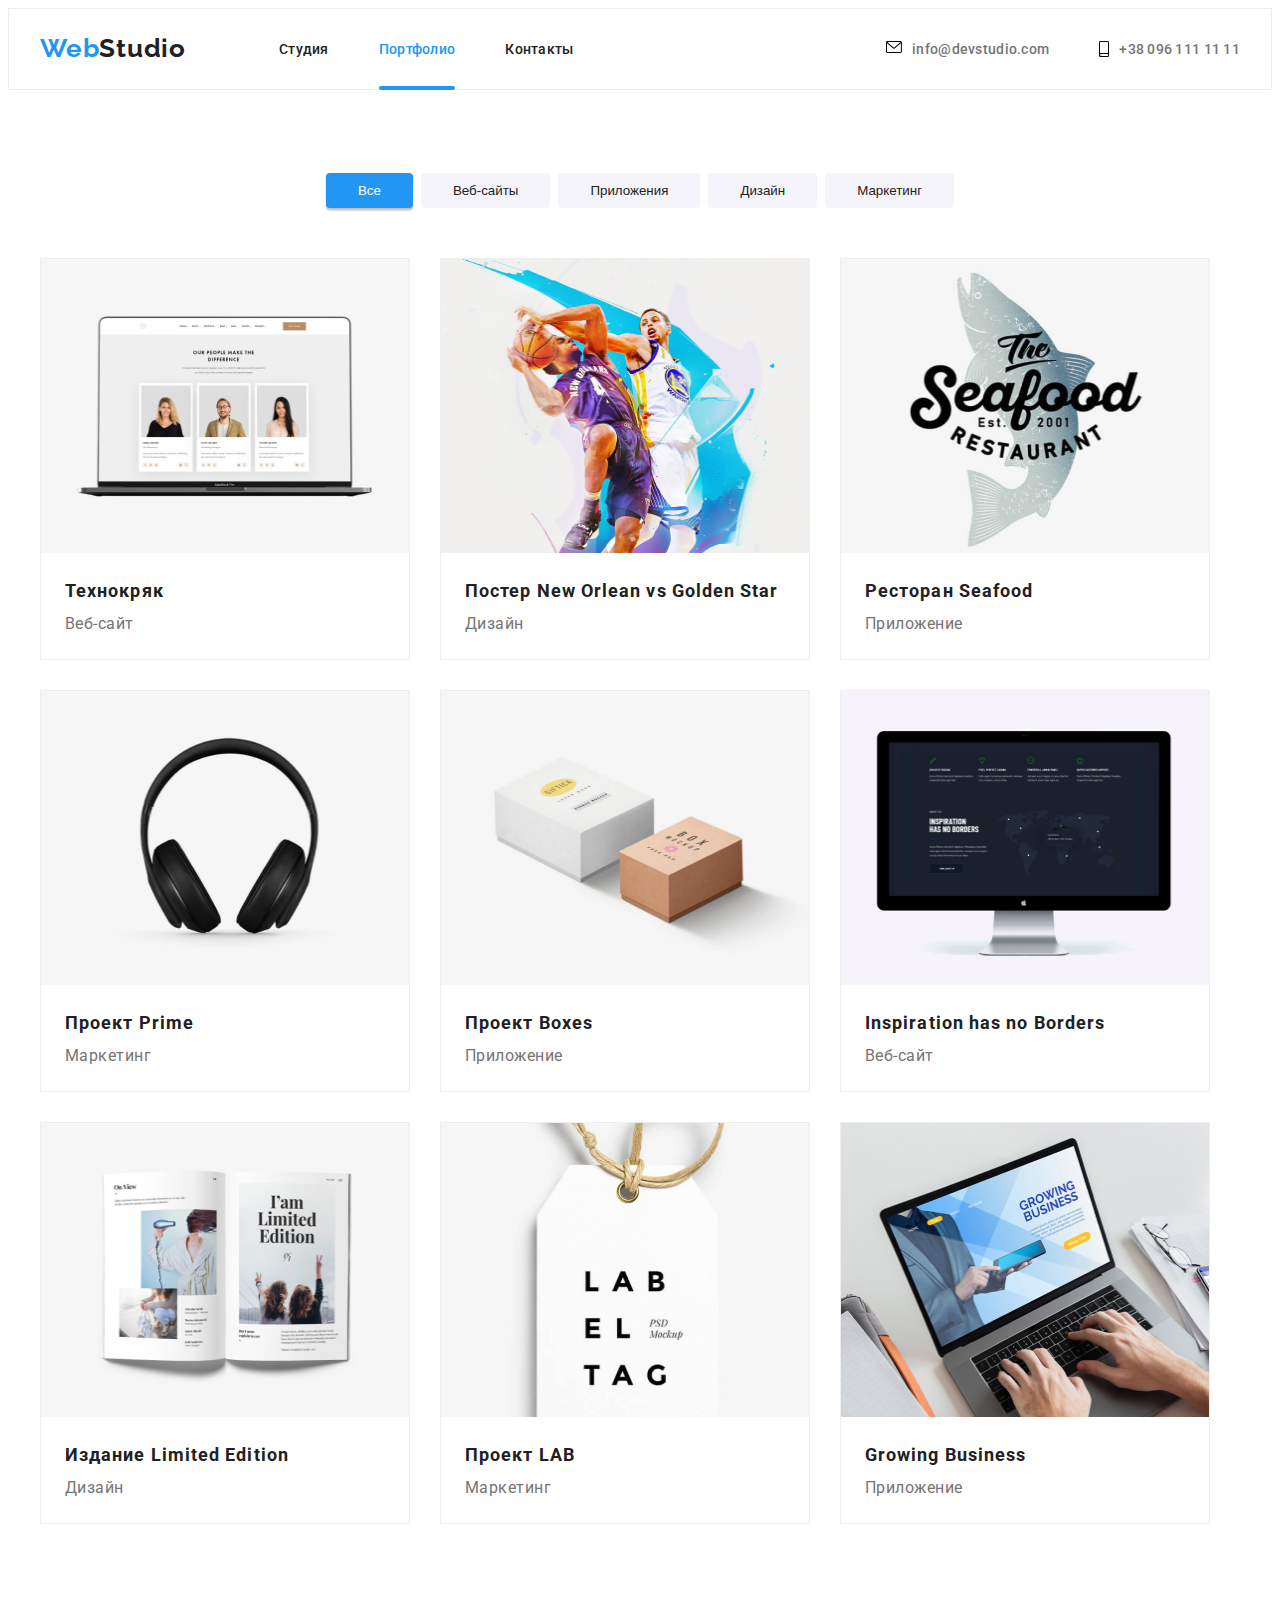
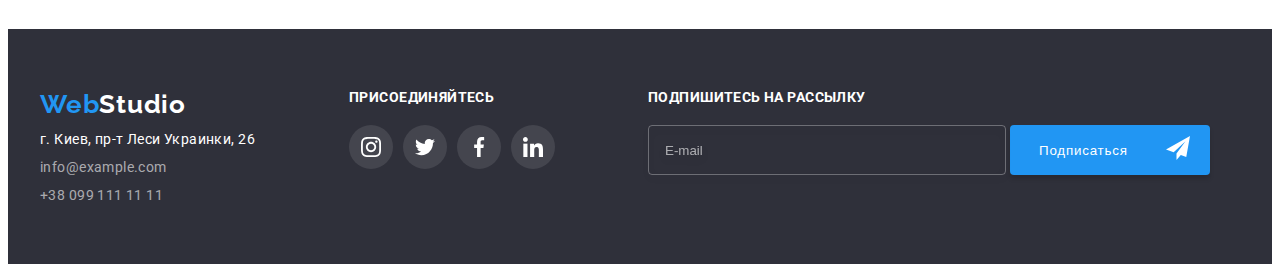
<file: portfolio.html>
<!DOCTYPE html>
<html lang="ru">

<head>
  <meta charset="UTF-8" />
  <meta name="viewport" content="width=device-width, initial-scale=1.0" />
  <title>Портфолио</title>
  <link rel="preconnect" href="https://fonts.gstatic.com" />
  <link href="https://fonts.googleapis.com/css2?family=Raleway:wght@700&family=Roboto:wght@400;500;700&display=swap"
    rel="stylesheet" />
  <link rel="stylesheet" href="https://cdnjs.cloudflare.com/ajax/libs/modern-normalize/1.0.0/modern-normalize.min.css"
    integrity="sha512-ISS7cAi1PEhQ8jnbJpJZMd29NlhNj4AWYyLOSp2CE/CsHxTCu+r+t0D2yoJudVrd0/8fTVPUVDzY5Tvli75u/g=="
    crossorigin="anonymous" />
  <link rel="stylesheet" href="./css/main.min.css" />
</head>

<body>
  <svg aria-hidden="true" style="position: absolute; width: 0; height: 0; overflow: hidden;" version="1.1"
    xmlns="http://www.w3.org/2000/svg" xmlns:xlink="http://www.w3.org/1999/xlink">
    <defs>
      <symbol id="icon-astronaut" viewBox="0 0 32 32">
        <path fill="#2196f3" style="fill: var(--color1, #2196f3)"
          d="M31.974 4.524c-0.063-0.193-0.229-0.333-0.43-0.363l-1.91-0.278-0.855-1.731c-0.179-0.365-0.777-0.365-0.956 0l-0.855 1.731-1.91 0.278c-0.201 0.029-0.367 0.17-0.431 0.363-0.062 0.193-0.011 0.405 0.135 0.547l1.383 1.348-0.326 1.903c-0.034 0.2 0.048 0.402 0.212 0.522 0.166 0.121 0.382 0.135 0.562 0.040l1.709-0.899 1.709 0.899c0.078 0.041 0.164 0.061 0.249 0.061 0.11 0 0.221-0.034 0.314-0.102 0.164-0.119 0.246-0.322 0.212-0.522l-0.326-1.903 1.383-1.348c0.145-0.142 0.197-0.354 0.135-0.547zM29.511 5.851c-0.125 0.122-0.183 0.299-0.153 0.472l0.191 1.114-1-0.526c-0.078-0.041-0.163-0.061-0.249-0.061s-0.17 0.020-0.249 0.061l-1.001 0.526 0.191-1.114c0.030-0.173-0.028-0.349-0.153-0.472l-0.81-0.789 1.119-0.163c0.174-0.025 0.324-0.134 0.402-0.292l0.5-1.013 0.5 1.013c0.078 0.157 0.228 0.267 0.402 0.292l1.119 0.163-0.809 0.789z">
        </path>
        <path fill="#2196f3" style="fill: var(--color1, #2196f3)" d="M26.134 20.522h-1.067v1.067h1.067v-1.067z"></path>
        <path fill="#2196f3" style="fill: var(--color1, #2196f3)" d="M26.134 22.656h-1.067v1.067h1.067v-1.067z"></path>
        <path fill="#2196f3" style="fill: var(--color1, #2196f3)" d="M27.2 21.589h-1.067v1.067h1.067v-1.067z"></path>
        <path fill="#2196f3" style="fill: var(--color1, #2196f3)" d="M25.067 21.589h-1.067v1.067h1.067v-1.067z"></path>
        <path fill="#2196f3" style="fill: var(--color1, #2196f3)" d="M22.4 26.389h-1.067v1.067h1.067v-1.067z"></path>
        <path fill="#2196f3" style="fill: var(--color1, #2196f3)" d="M22.4 28.522h-1.067v1.067h1.067v-1.067z"></path>
        <path fill="#2196f3" style="fill: var(--color1, #2196f3)" d="M23.467 27.456h-1.067v1.067h1.067v-1.067z"></path>
        <path fill="#2196f3" style="fill: var(--color1, #2196f3)" d="M21.333 27.456h-1.067v1.067h1.067v-1.067z"></path>
        <path fill="#2196f3" style="fill: var(--color1, #2196f3)" d="M16 24.256h-1.067v1.067h1.067v-1.067z"></path>
        <path fill="#2196f3" style="fill: var(--color1, #2196f3)" d="M16 26.389h-1.067v1.067h1.067v-1.067z"></path>
        <path fill="#2196f3" style="fill: var(--color1, #2196f3)" d="M17.067 25.322h-1.067v1.067h1.067v-1.067z"></path>
        <path fill="#2196f3" style="fill: var(--color1, #2196f3)" d="M14.933 25.322h-1.067v1.067h1.067v-1.067z"></path>
        <path fill="#2196f3" style="fill: var(--color1, #2196f3)" d="M5.867 6.122h-1.067v1.067h1.067v-1.067z"></path>
        <path fill="#2196f3" style="fill: var(--color1, #2196f3)" d="M5.867 8.255h-1.067v1.067h1.067v-1.067z"></path>
        <path fill="#2196f3" style="fill: var(--color1, #2196f3)" d="M6.933 7.189h-1.067v1.067h1.067v-1.067z"></path>
        <path fill="#2196f3" style="fill: var(--color1, #2196f3)" d="M4.8 7.189h-1.067v1.067h1.067v-1.067z"></path>
        <path fill="#212121" style="fill: var(--color2, #212121)"
          d="M24.715 14.159c-0.287-0.388-0.709-0.637-1.188-0.705-0.481-0.068-0.956 0.058-1.34 0.352l-1.252 0.96-1.898 1.417-1.358-0.541c2.421-1.086 4.114-3.508 4.114-6.32 0-3.823-3.123-6.933-6.961-6.933s-6.961 3.11-6.961 6.933c0 1.386 0.414 2.674 1.12 3.758l-2.764-0.024c-0.002 0-0.003 0-0.005 0-0.009 0-0.015 0.004-0.023 0.005-0.053 0.002-0.105 0.013-0.155 0.031-0.013 0.005-0.026 0.008-0.038 0.013-0.006 0.003-0.013 0.003-0.019 0.006l-3.233 1.596c-0.001 0-0.001 0-0.001 0.001l-1.893 0.911c-0.021 0.009-0.042 0.021-0.063 0.035-0.755 0.502-1.012 1.489-0.598 2.295 0.22 0.429 0.595 0.745 1.056 0.889 0.178 0.055 0.359 0.083 0.539 0.083 0.29 0 0.577-0.071 0.839-0.211l1.388-0.738 2.264-1.169 1.357-0.008-5.442 5.416c-0.001 0.001-0.001 0.001-0.002 0.001l-1.339 1.333c-0.316 0.315-0.49 0.732-0.49 1.178s0.174 0.863 0.49 1.179c0.325 0.323 0.752 0.485 1.179 0.485s0.854-0.162 1.18-0.485l1.314-1.309 1.741-1.3 0.901 0.897-1.762 1.754c-0 0.001-0.001 0.001-0.002 0.001l-1.339 1.333c-0.316 0.315-0.49 0.732-0.49 1.178s0.174 0.863 0.49 1.179c0.325 0.323 0.753 0.485 1.18 0.485s0.855-0.162 1.18-0.485l3.482-3.467c0.001-0.001 0.001-0.001 0.001-0.002l1.010-1-0.004-0.004c0.006-0.006 0.015-0.009 0.022-0.015l5.166-5.658 3.471 0.494c0.025 0.004 0.050 0.005 0.075 0.005 0.065 0 0.127-0.015 0.187-0.038 0.018-0.006 0.033-0.015 0.050-0.023 0.019-0.010 0.039-0.015 0.058-0.027l3.213-2.133c0.012-0.008 0.018-0.021 0.029-0.029 0.013-0.010 0.029-0.014 0.041-0.026l1.271-1.191c0.662-0.62 0.753-1.635 0.212-2.362zM2.13 17.77c-0.173 0.093-0.37 0.111-0.558 0.052-0.187-0.058-0.338-0.186-0.427-0.358-0.161-0.314-0.068-0.695 0.214-0.902l1.314-0.632 0.449 1.312-0.992 0.528zM5.628 15.942l-1.548 0.8-0.439-1.283 2.027-1.001-0.040 1.484zM20.727 9.322c0 0.918-0.219 1.785-0.599 2.559l-4.181-1.899c-0.044-0.573-0.341-1.075-0.788-1.388l1.464-4.86c2.378 0.756 4.105 2.974 4.105 5.588zM8.938 9.322c0-3.235 2.644-5.867 5.894-5.867 0.253 0 0.5 0.021 0.745 0.052l-1.432 4.754c-0.019-0.001-0.037-0.006-0.057-0.006-1.033 0-1.873 0.837-1.873 1.867s0.84 1.867 1.873 1.867c0.694 0 1.294-0.383 1.618-0.945l3.862 1.755c-1.075 1.446-2.795 2.39-4.737 2.39-3.25 0-5.894-2.632-5.894-5.867zM14.894 10.122c0 0.441-0.362 0.8-0.806 0.8s-0.806-0.359-0.806-0.8c0-0.441 0.362-0.8 0.806-0.8s0.806 0.359 0.806 0.8zM2.465 25.146c-0.236 0.234-0.619 0.234-0.854 0.001-0.114-0.114-0.176-0.263-0.176-0.423s0.062-0.309 0.176-0.421l0.962-0.958 0.851 0.848-0.959 0.955zM5.679 28.88c-0.236 0.234-0.619 0.235-0.855 0.001-0.114-0.114-0.176-0.263-0.176-0.423s0.062-0.309 0.176-0.421l0.963-0.959 0.852 0.848-0.96 0.955zM9.16 25.411c-0.001 0-0.001 0-0.002 0.001l-1.765 1.76-0.852-0.848 1.763-1.755c0 0 0 0 0-0s0.001-0.001 0.002-0.001c0.040-0.040 0.065-0.088 0.090-0.135 0.007-0.014 0.020-0.026 0.026-0.040 0.017-0.041 0.019-0.085 0.026-0.129 0.003-0.025 0.014-0.047 0.014-0.073 0-0.036-0.013-0.070-0.020-0.106-0.006-0.032-0.006-0.065-0.019-0.095-0.020-0.050-0.055-0.094-0.091-0.138-0.010-0.012-0.014-0.027-0.025-0.038 0 0 0 0-0.001 0s-0.001-0.002-0.001-0.002l-1.607-1.6c-0.017-0.017-0.039-0.024-0.058-0.038-0.028-0.022-0.055-0.042-0.087-0.058-0.030-0.015-0.061-0.024-0.093-0.033-0.034-0.010-0.067-0.017-0.103-0.020-0.033-0.002-0.063 0.001-0.095 0.005-0.036 0.004-0.069 0.009-0.104 0.020-0.034 0.011-0.063 0.027-0.094 0.045-0.020 0.011-0.042 0.015-0.061 0.029l-1.773 1.324-0.901-0.897 2.399-2.386 4.361 4.289-0.928 0.919zM15.979 18.394c-0.015-0.002-0.030 0.004-0.045 0.003-0.039-0.002-0.076 0.001-0.115 0.007-0.030 0.005-0.059 0.011-0.088 0.021-0.034 0.012-0.065 0.028-0.097 0.047-0.030 0.018-0.057 0.037-0.083 0.061-0.013 0.011-0.028 0.017-0.040 0.029l-4.698 5.146-4.328-4.257 2.833-2.818c0.209-0.208 0.21-0.546 0.002-0.755-0.105-0.105-0.243-0.157-0.381-0.156v-0.001l-2.219 0.013 0.028-1.607 3.104 0.027c1.265 1.294 3.029 2.101 4.981 2.101 0.437 0 0.864-0.045 1.279-0.123 0.040 0.032 0.079 0.065 0.13 0.085l2.41 0.96 0.331 1.644-3.003-0.427zM20.020 18.572l-0.313-1.558 1.446-1.080 0.947 1.257-2.080 1.381zM23.774 15.741l-0.838 0.785-0.931-1.236 0.831-0.637c0.155-0.119 0.351-0.168 0.543-0.143 0.193 0.027 0.364 0.128 0.48 0.284 0.217 0.292 0.18 0.699-0.085 0.947z">
        </path>
        <path fill="#212121" style="fill: var(--color2, #212121)"
          d="M13.602 18.544l-2.143-2.133c-0.207-0.207-0.545-0.207-0.753 0l-2.142 2.133c-0.1 0.101-0.157 0.236-0.157 0.378s0.056 0.278 0.157 0.378l2.142 2.133c0.104 0.103 0.241 0.155 0.377 0.155s0.273-0.052 0.376-0.155l2.143-2.133c0.1-0.1 0.157-0.236 0.157-0.378s-0.057-0.278-0.157-0.378zM11.083 20.303l-1.387-1.381 1.387-1.381 1.387 1.381-1.387 1.381z">
        </path>
        <path fill="#212121" style="fill: var(--color2, #212121)"
          d="M17.164 5.071l-0.258 1.036c0.071 0.018 1.738 0.452 1.738 2.149h1.067c-0-2.017-1.666-2.965-2.547-3.185z">
        </path>
        <path fill="#212121" style="fill: var(--color2, #212121)" d="M19.711 9.322h-1.067v1.067h1.067v-1.067z"></path>
      </symbol>
      <symbol id="icon-clock" viewBox="0 0 32 32">
        <path fill="#212121" style="fill: var(--color2, #212121)"
          d="M31.297 15.301c-0.002-8.452-6.855-15.303-15.308-15.301s-15.303 6.855-15.301 15.308c0.001 6.658 4.307 12.551 10.649 14.576 0.061 0.019 0.124 0.029 0.187 0.029 0.121-0 0.239-0.032 0.342-0.094 0.135-0.080 0.236-0.207 0.283-0.356l3.865-12.25c1.057-0.005 1.909-0.866 1.903-1.923s-0.866-1.909-1.923-1.903c-0.284 0.001-0.565 0.067-0.82 0.191l-5.106-5.107c-0.253-0.245-0.657-0.238-0.902 0.016-0.239 0.247-0.239 0.639 0 0.886l5.103 5.109c-0.392 0.799-0.168 1.764 0.536 2.309l-3.683 11.673c-7.278-2.681-11.004-10.754-8.323-18.032s10.754-11.004 18.032-8.323 11.004 10.754 8.323 18.032c-1.31 3.556-4.001 6.431-7.462 7.973l-0.398-1.874c-0.073-0.344-0.411-0.565-0.756-0.492-0.109 0.023-0.209 0.074-0.292 0.148l-3.837 3.426c-0.263 0.234-0.287 0.637-0.052 0.9 0.076 0.085 0.174 0.149 0.283 0.184l4.899 1.563c0.335 0.108 0.694-0.077 0.802-0.412 0.034-0.106 0.040-0.219 0.017-0.328l-0.391-1.839c5.664-2.388 9.342-7.942 9.329-14.089zM15.992 14.664c0.352 0 0.638 0.286 0.638 0.638s-0.286 0.638-0.638 0.638c-0.352 0-0.638-0.285-0.638-0.638s0.285-0.638 0.638-0.638zM18.093 29.528l2.184-1.948 0.603 2.84-2.787-0.892z">
        </path>
        <path fill="#2196f3" style="fill: var(--color1, #2196f3)"
          d="M15.354 3.185v1.275c0 0.352 0.285 0.638 0.638 0.638s0.638-0.285 0.638-0.638v-1.275c0-0.352-0.286-0.638-0.638-0.638s-0.638 0.286-0.638 0.638z">
        </path>
        <path fill="#2196f3" style="fill: var(--color1, #2196f3)"
          d="M3.876 14.664c-0.352 0-0.638 0.286-0.638 0.638s0.285 0.638 0.638 0.638h1.275c0.352 0 0.638-0.285 0.638-0.638s-0.285-0.638-0.638-0.638h-1.275z">
        </path>
        <path fill="#2196f3" style="fill: var(--color1, #2196f3)"
          d="M28.108 15.939c0.352 0 0.638-0.285 0.638-0.638s-0.285-0.638-0.638-0.638h-1.275c-0.352 0-0.638 0.286-0.638 0.638s0.286 0.638 0.638 0.638h1.275z">
        </path>
      </symbol>
      <symbol id="icon-diagramma" viewBox="0 0 36 32">
        <path fill="#2196f3" style="fill: var(--color1, #2196f3)" d="M16.754 14.965h1.066v4.798h-1.066v-4.797z"></path>
        <path fill="#2196f3" style="fill: var(--color1, #2196f3)" d="M21.018 17.097h1.066v2.665h-1.066v-2.665z"></path>
        <path fill="#2196f3" style="fill: var(--color1, #2196f3)" d="M12.49 18.696h1.066v1.066h-1.066v-1.066z"></path>
        <path fill="#2196f3" style="fill: var(--color1, #2196f3)" d="M9.291 18.163h1.066v1.599h-1.066v-1.599z"></path>
        <path fill="#212121" style="fill: var(--color2, #212121)"
          d="M3.428 28.291h25.587c0.883 0 1.599-0.716 1.599-1.599v-2.132c0-0.883-0.716-1.599-1.599-1.599h-0.533v-13.293l3.028-2.868c0.703 0.346 1.553 0.136 2.013-0.499s0.396-1.508-0.153-2.068-1.42-0.644-2.065-0.198c-0.644 0.446-0.873 1.292-0.542 2.002l-2.281 2.163v-1.23c0-0.883-0.716-1.599-1.599-1.599h-21.322c-0.883 0-1.599 0.716-1.599 1.599v15.992h-0.533c-0.883 0-1.599 0.716-1.599 1.599v2.132c0 0.883 0.716 1.599 1.599 1.599zM32.213 4.837c0.294 0 0.533 0.239 0.533 0.533s-0.239 0.533-0.533 0.533c-0.294 0-0.533-0.239-0.533-0.533s0.239-0.533 0.533-0.533zM5.027 6.969c0-0.294 0.239-0.533 0.533-0.533h21.322c0.294 0 0.533 0.239 0.533 0.533v2.239l-1.066 1.013v-2.186c0-0.294-0.239-0.533-0.533-0.533h-19.19c-0.294 0-0.533 0.239-0.533 0.533v13.326c0 0.294 0.239 0.533 0.533 0.533h19.19c0.294 0 0.533-0.239 0.533-0.533v-9.674l1.066-1.010v12.284h-22.388v-15.992zM9.824 13.899c-0.721-0.002-1.354 0.478-1.546 1.174s0.105 1.433 0.725 1.801c0.62 0.368 1.41 0.276 1.928-0.226l1.853 0.93c0.215 0.108 0.476 0.057 0.636-0.123l3.939-4.431 3.872 2.901c0.208 0.156 0.498 0.139 0.686-0.039l3.365-3.188v8.131h-18.124v-12.26h18.124v2.66l-3.771 3.572-3.904-2.927c-0.222-0.166-0.534-0.135-0.718 0.072l-3.993 4.493-1.493-0.746c0.011-0.064 0.018-0.129 0.020-0.193 0-0.883-0.716-1.599-1.599-1.599zM10.357 15.498c0 0.294-0.239 0.533-0.533 0.533s-0.533-0.239-0.533-0.533c0-0.294 0.239-0.533 0.533-0.533s0.533 0.239 0.533 0.533zM13.556 24.027h5.331v0.533c0 0.294-0.239 0.533-0.533 0.533h-4.264c-0.294 0-0.533-0.239-0.533-0.533v-0.533zM2.895 24.56c0-0.294 0.239-0.533 0.533-0.533h9.062v0.533c0 0.883 0.716 1.599 1.599 1.599h4.264c0.883 0 1.599-0.716 1.599-1.599v-0.533h9.062c0.294 0 0.533 0.239 0.533 0.533v2.132c0 0.294-0.239 0.533-0.533 0.533h-25.587c-0.294 0-0.533-0.239-0.533-0.533v-2.132z">
        </path>
      </symbol>
      <symbol id="icon-envelope" viewBox="0 0 43 32">
        <path
          d="M38.667 0h-34.667c-2.206 0-4 1.794-4 4v24c0 2.206 1.794 4 4 4h34.667c2.206 0 4-1.794 4-4v-24c0-2.206-1.794-4-4-4zM38.667 2.667c0.181 0 0.353 0.038 0.511 0.103l-17.844 15.466-17.844-15.466c0.158-0.066 0.33-0.103 0.511-0.103h34.667zM38.667 29.333h-34.667c-0.736 0-1.333-0.598-1.333-1.333v-22.413l17.793 15.421c0.251 0.217 0.563 0.326 0.874 0.326s0.622-0.108 0.874-0.326l17.793-15.421v22.413c0 0.736-0.598 1.333-1.333 1.333z">
        </path>
      </symbol>
      <symbol id="icon-facebook" viewBox="0 0 32 32">
        <path
          d="M21.329 5.313h2.921v-5.088c-0.504-0.069-2.237-0.225-4.256-0.225-4.212 0-7.097 2.649-7.097 7.519v4.481h-4.648v5.688h4.648v14.312h5.699v-14.311h4.46l0.708-5.688h-5.169v-3.919c0.001-1.644 0.444-2.769 2.735-2.769z">
        </path>
      </symbol>
      <symbol id="icon-instagram" viewBox="0 0 32 32">
        <path
          d="M31.969 9.408c-0.075-1.7-0.35-2.869-0.744-3.882-0.406-1.075-1.032-2.038-1.851-2.838-0.8-0.813-1.769-1.444-2.832-1.844-1.019-0.394-2.182-0.669-3.882-0.744-1.713-0.081-2.257-0.1-6.601-0.1s-4.888 0.019-6.595 0.094c-1.7 0.075-2.869 0.35-3.882 0.744-1.075 0.406-2.038 1.031-2.838 1.85-0.813 0.8-1.444 1.769-1.844 2.832-0.394 1.019-0.669 2.182-0.744 3.882-0.081 1.713-0.1 2.257-0.1 6.601s0.019 4.888 0.094 6.595c0.075 1.7 0.35 2.869 0.744 3.882 0.406 1.075 1.038 2.038 1.85 2.838 0.8 0.813 1.769 1.444 2.832 1.844 1.019 0.394 2.182 0.669 3.882 0.744 1.706 0.075 2.25 0.094 6.595 0.094s4.888-0.019 6.595-0.094c1.7-0.075 2.869-0.35 3.882-0.744 2.151-0.832 3.851-2.532 4.682-4.682 0.394-1.019 0.669-2.182 0.744-3.882 0.075-1.707 0.094-2.251 0.094-6.595s-0.006-4.888-0.081-6.595zM29.087 22.473c-0.069 1.563-0.331 2.407-0.55 2.969-0.538 1.394-1.644 2.5-3.038 3.038-0.563 0.219-1.413 0.481-2.969 0.55-1.688 0.075-2.194 0.094-6.464 0.094s-4.782-0.019-6.464-0.094c-1.563-0.069-2.407-0.331-2.969-0.55-0.694-0.256-1.325-0.663-1.838-1.194-0.531-0.519-0.938-1.144-1.194-1.838-0.219-0.563-0.481-1.413-0.55-2.969-0.075-1.688-0.094-2.194-0.094-6.464s0.019-4.782 0.094-6.464c0.069-1.563 0.331-2.407 0.55-2.969 0.256-0.694 0.663-1.325 1.2-1.838 0.519-0.531 1.144-0.938 1.838-1.194 0.563-0.219 1.413-0.481 2.969-0.55 1.688-0.075 2.194-0.094 6.464-0.094 4.276 0 4.782 0.019 6.464 0.094 1.563 0.069 2.407 0.331 2.969 0.55 0.694 0.256 1.325 0.662 1.838 1.194 0.531 0.519 0.938 1.144 1.194 1.838 0.219 0.563 0.481 1.413 0.55 2.969 0.075 1.688 0.094 2.194 0.094 6.464s-0.019 4.77-0.094 6.458z">
        </path>
        <path
          d="M16.059 7.783c-4.538 0-8.22 3.682-8.22 8.22s3.682 8.22 8.22 8.22c4.539 0 8.22-3.682 8.22-8.22s-3.682-8.22-8.22-8.22zM16.059 21.335c-2.944 0-5.332-2.388-5.332-5.332s2.388-5.332 5.332-5.332c2.944 0 5.332 2.388 5.332 5.332s-2.388 5.332-5.332 5.332z">
        </path>
        <path
          d="M26.524 7.458c0 1.060-0.859 1.919-1.919 1.919s-1.919-0.859-1.919-1.919c0-1.060 0.859-1.919 1.919-1.919s1.919 0.859 1.919 1.919z">
        </path>
      </symbol>
      <symbol id="icon-linkedin" viewBox="0 0 32 32">
        <path
          d="M31.992 32v-0.001h0.008v-11.736c0-5.741-1.236-10.164-7.948-10.164-3.227 0-5.392 1.771-6.276 3.449h-0.093v-2.913h-6.364v21.364h6.627v-10.579c0-2.785 0.528-5.479 3.977-5.479 3.399 0 3.449 3.179 3.449 5.657v10.401h6.62z">
        </path>
        <path d="M0.528 10.636h6.635v21.364h-6.635v-21.364z"></path>
        <path
          d="M3.843 0c-2.121 0-3.843 1.721-3.843 3.843s1.721 3.879 3.843 3.879c2.121 0 3.843-1.757 3.843-3.879-0.001-2.121-1.723-3.843-3.843-3.843v0z">
        </path>
      </symbol>
      <symbol id="icon-logo-1" viewBox="0 0 29 32">
        <path d="M3.84 0l4.677 4.428h13.046v12.351l4.677 4.428v-21.206h-22.4z"></path>
        <path
          d="M0 4.241v20.6h21.76v-8.188l-13.105-12.406-8.655-0.005zM17.615 21.828h-14.172v-13.854h1.002v12.916h13.17v0.938z">
        </path>
        <path
          d="M6.266 28.662l0.523-1.078h0.438l-0.763 1.438v0.837h-0.397v-0.837l-0.764-1.438h0.439l0.523 1.078zM8.513 29.329h-0.881l-0.184 0.53h-0.411l0.859-2.275h0.355l0.861 2.275h-0.412l-0.186-0.53zM7.743 29.010h0.659l-0.33-0.944-0.33 0.944zM10.071 29.244c0-0.105 0.029-0.202 0.086-0.289 0.057-0.089 0.17-0.193 0.339-0.314-0.088-0.111-0.151-0.206-0.186-0.284s-0.052-0.154-0.052-0.227c0-0.178 0.054-0.319 0.162-0.422s0.254-0.156 0.438-0.156c0.166 0 0.301 0.049 0.406 0.147 0.106 0.097 0.159 0.217 0.159 0.361 0 0.095-0.024 0.182-0.072 0.262-0.048 0.079-0.127 0.158-0.236 0.238l-0.155 0.113 0.439 0.519c0.064-0.125 0.095-0.264 0.095-0.417h0.33c0 0.28-0.066 0.51-0.197 0.689l0.334 0.395h-0.441l-0.128-0.152c-0.162 0.122-0.356 0.183-0.581 0.183s-0.405-0.059-0.541-0.178c-0.134-0.12-0.202-0.276-0.202-0.467zM10.824 29.587c0.128 0 0.248-0.043 0.359-0.128l-0.497-0.586-0.048 0.034c-0.125 0.095-0.188 0.203-0.188 0.325 0 0.105 0.034 0.191 0.102 0.256s0.158 0.098 0.272 0.098zM10.615 28.121c0 0.087 0.054 0.197 0.161 0.33l0.173-0.119 0.048-0.039c0.065-0.057 0.097-0.131 0.097-0.22 0-0.059-0.022-0.11-0.067-0.152-0.045-0.043-0.102-0.064-0.17-0.064-0.074 0-0.133 0.025-0.177 0.075s-0.066 0.113-0.066 0.189zM14.748 29.118c-0.023 0.243-0.113 0.432-0.269 0.569-0.156 0.135-0.364 0.203-0.623 0.203-0.181 0-0.341-0.043-0.48-0.128-0.137-0.086-0.244-0.209-0.319-0.367s-0.114-0.342-0.117-0.552v-0.212c0-0.215 0.038-0.404 0.114-0.567s0.185-0.29 0.327-0.378c0.143-0.088 0.307-0.133 0.494-0.133 0.251 0 0.453 0.068 0.606 0.205s0.242 0.329 0.267 0.578h-0.394c-0.019-0.164-0.067-0.281-0.144-0.353-0.076-0.073-0.188-0.109-0.336-0.109-0.172 0-0.304 0.063-0.397 0.189-0.092 0.125-0.139 0.309-0.141 0.552v0.202c0 0.246 0.044 0.433 0.131 0.563s0.218 0.194 0.387 0.194c0.155 0 0.272-0.035 0.35-0.105s0.128-0.186 0.148-0.348h0.394zM16.918 28.78c0 0.223-0.039 0.419-0.116 0.588-0.077 0.168-0.188 0.297-0.331 0.388-0.143 0.090-0.307 0.134-0.494 0.134-0.184 0-0.349-0.045-0.494-0.134-0.144-0.091-0.255-0.219-0.334-0.386-0.078-0.167-0.118-0.359-0.119-0.576v-0.128c0-0.222 0.039-0.418 0.117-0.588 0.079-0.17 0.19-0.299 0.333-0.389 0.144-0.091 0.308-0.136 0.494-0.136s0.349 0.045 0.492 0.134c0.144 0.088 0.255 0.217 0.333 0.384s0.118 0.361 0.119 0.583v0.127zM16.523 28.662c0-0.252-0.048-0.445-0.144-0.58-0.095-0.134-0.23-0.202-0.405-0.202-0.171 0-0.305 0.067-0.402 0.202-0.096 0.133-0.145 0.322-0.147 0.567v0.131c0 0.25 0.048 0.443 0.145 0.58s0.233 0.205 0.406 0.205c0.175 0 0.309-0.067 0.403-0.2 0.095-0.133 0.142-0.328 0.142-0.584v-0.119z">
        </path>
      </symbol>
      <symbol id="icon-logo-2" viewBox="0 0 25 32">
        <path
          d="M10.447 1.806h0.084c0.156 0 0.324 0.016 0.49 0.030 0.734 0.052 1.463 0.162 2.179 0.329v-1.762c-0.738-0.185-1.491-0.305-2.249-0.358-0.288-0.022-0.595-0.036-0.909-0.044h-0.263c-1.523 0.006-3.039 0.201-4.515 0.582-1.68 0.419-3.293 1.075-4.79 1.948v17.475c1.442-0.783 2.976-1.381 4.566-1.779 1.256-0.32 2.539-0.517 3.833-0.588h0.051c0.216-0.011 0.433-0.017 0.655-0.019v-1.79c-1.681 0.022-3.353 0.244-4.982 0.662-0.602 0.157-1.185 0.325-1.731 0.513l-0.623 0.211v-13.625l0.266-0.128c2.032-0.963 4.229-1.524 6.471-1.651 0.019-0.001 0.037-0.001 0.056 0 0.248-0.013 0.497-0.019 0.741-0.019h0.28c0.129 0.003 0.258 0.006 0.388 0.014z">
        </path>
        <path
          d="M14.837 3.651c-0.409 0-0.814-0.014-1.205-0.044-0.467-0.034-0.947-0.091-1.401-0.167-0.277-0.047-0.55-0.103-0.814-0.164v17.275c1.12 0.277 2.271 0.413 3.425 0.404 1.523-0.006 3.039-0.201 4.515-0.581 1.68-0.42 3.294-1.075 4.792-1.948v-17.163c-1.442 0.783-2.975 1.381-4.564 1.781-1.551 0.398-3.145 0.603-4.747 0.609zM21.745 3.95l0.623-0.21v13.63l-0.266 0.128c-1.021 0.486-2.087 0.869-3.184 1.144-1.331 0.344-2.7 0.522-4.074 0.527-0.411 0-0.819-0.017-1.214-0.052l-0.427-0.038v-14.017l0.497 0.033c0.361 0.023 0.735 0.034 1.141 0.034 1.745-0.006 3.483-0.229 5.173-0.663 0.581-0.153 1.158-0.325 1.731-0.518z">
        </path>
        <path
          d="M1.684 25.977c-0.090-0.093-0.197-0.166-0.317-0.214s-0.247-0.071-0.376-0.066c-0.137-0.002-0.273 0.024-0.4 0.075-0.117 0.046-0.222 0.116-0.311 0.205s-0.156 0.196-0.201 0.313c-0.049 0.123-0.073 0.254-0.072 0.387v2.335c-0.006 0.165 0.026 0.328 0.092 0.479 0.055 0.12 0.135 0.226 0.233 0.313 0.093 0.079 0.203 0.135 0.321 0.166 0.114 0.032 0.231 0.048 0.349 0.049 0.13 0.001 0.259-0.027 0.377-0.081 0.117-0.051 0.222-0.124 0.311-0.216 0.087-0.091 0.156-0.197 0.204-0.313 0.050-0.118 0.075-0.244 0.075-0.372v-0.261h-0.61v0.208c0.002 0.071-0.010 0.142-0.036 0.208-0.020 0.050-0.050 0.095-0.089 0.131-0.038 0.031-0.081 0.053-0.128 0.067-0.041 0.014-0.084 0.021-0.128 0.022-0.054 0.006-0.11-0.002-0.16-0.024s-0.094-0.057-0.126-0.101c-0.058-0.094-0.086-0.203-0.081-0.313v-2.177c-0.004-0.121 0.022-0.241 0.075-0.349 0.032-0.049 0.077-0.089 0.129-0.114s0.112-0.034 0.17-0.027c0.053-0.002 0.105 0.009 0.152 0.032s0.089 0.057 0.12 0.099c0.068 0.090 0.104 0.2 0.101 0.313v0.202h0.604v-0.238c0.001-0.14-0.024-0.278-0.075-0.408-0.045-0.122-0.114-0.234-0.204-0.329z">
        </path>
        <path
          d="M5.31 25.95c-0.195-0.164-0.44-0.255-0.694-0.257-0.124 0-0.248 0.023-0.364 0.066-0.119 0.042-0.228 0.107-0.322 0.191-0.101 0.091-0.182 0.202-0.237 0.327-0.061 0.143-0.092 0.297-0.089 0.452v2.239c-0.004 0.158 0.026 0.314 0.089 0.459 0.055 0.12 0.136 0.227 0.237 0.313 0.093 0.087 0.203 0.154 0.322 0.197 0.117 0.043 0.24 0.065 0.364 0.066s0.248-0.023 0.364-0.066c0.121-0.044 0.233-0.111 0.33-0.197 0.097-0.087 0.176-0.194 0.23-0.313 0.063-0.145 0.093-0.301 0.089-0.459v-2.239c0.003-0.155-0.027-0.31-0.089-0.452-0.054-0.123-0.133-0.235-0.23-0.327zM5.025 28.969c0.005 0.060-0.003 0.12-0.024 0.176s-0.054 0.107-0.097 0.148c-0.081 0.068-0.182 0.105-0.287 0.105s-0.207-0.037-0.287-0.105c-0.043-0.041-0.076-0.092-0.097-0.148s-0.029-0.116-0.024-0.176v-2.239c-0.005-0.060 0.003-0.12 0.024-0.176s0.054-0.107 0.097-0.148c0.081-0.068 0.182-0.105 0.287-0.105s0.207 0.037 0.287 0.105c0.043 0.041 0.076 0.092 0.097 0.148s0.029 0.116 0.024 0.176v2.239z">
        </path>
        <path
          d="M10.072 29.969v-4.239h-0.587l-0.771 2.244h-0.011l-0.777-2.244h-0.581v4.239h0.606v-2.579h0.011l0.593 1.823h0.302l0.598-1.823h0.011v2.579h0.606z">
        </path>
        <path
          d="M13.513 26.027c-0.093-0.105-0.211-0.184-0.343-0.232-0.142-0.046-0.29-0.068-0.439-0.066h-0.9v4.239h0.604v-1.656h0.311c0.188 0.009 0.376-0.031 0.545-0.116 0.137-0.076 0.252-0.188 0.332-0.324 0.070-0.113 0.117-0.238 0.139-0.369 0.024-0.16 0.035-0.321 0.033-0.482 0.006-0.204-0.014-0.407-0.059-0.606-0.040-0.147-0.117-0.281-0.223-0.39zM13.201 27.319c-0.003 0.077-0.022 0.152-0.056 0.221-0.035 0.065-0.089 0.117-0.156 0.149-0.089 0.040-0.187 0.058-0.285 0.053h-0.275v-1.441h0.311c0.094-0.005 0.187 0.014 0.272 0.053 0.062 0.036 0.112 0.091 0.142 0.157 0.033 0.074 0.051 0.155 0.053 0.236 0 0.089 0 0.183 0 0.282s0.006 0.2 0 0.291h-0.006z">
        </path>
        <path
          d="M16.374 25.73h-0.495l-0.934 4.239h0.604l0.177-0.911h0.823l0.177 0.911h0.604l-0.957-4.239zM15.817 28.481l0.297-1.537h0.011l0.296 1.537h-0.604z">
        </path>
        <path
          d="M20.277 28.284h-0.011l-0.912-2.554h-0.581v4.239h0.604v-2.549h0.012l0.923 2.549h0.568v-4.239h-0.604v2.554z">
        </path>
        <path d="M23.968 25.73l-0.486 1.685h-0.012l-0.486-1.685h-0.64l0.83 2.447v1.792h0.604v-1.792l0.83-2.447h-0.64z">
        </path>
        <path d="M0 31.166h0.291v0.817h0.198v-0.817h0.29v-0.167h-0.778v0.167z"></path>
        <path
          d="M2.447 30.998l-0.381 0.984h0.21l0.081-0.224h0.392l0.084 0.224h0.215l-0.391-0.984h-0.21zM2.416 31.593l0.134-0.365 0.134 0.365h-0.268z">
        </path>
        <path
          d="M4.866 31.62h0.227v0.127c-0.066 0.053-0.149 0.082-0.234 0.083-0.040 0.002-0.079-0.005-0.116-0.021s-0.068-0.041-0.093-0.072c-0.052-0.075-0.078-0.165-0.073-0.257 0-0.219 0.095-0.329 0.283-0.329 0.050-0.005 0.099 0.008 0.14 0.037s0.070 0.071 0.082 0.12l0.195-0.038c-0.042-0.192-0.181-0.289-0.417-0.289-0.127-0.003-0.25 0.042-0.344 0.127-0.050 0.049-0.088 0.108-0.112 0.174s-0.034 0.135-0.029 0.205c-0.006 0.135 0.039 0.267 0.126 0.369 0.048 0.050 0.107 0.088 0.171 0.113s0.134 0.035 0.203 0.031c0.154 0.004 0.304-0.052 0.417-0.157v-0.388h-0.427v0.166z">
        </path>
        <path d="M7.337 30.998h-0.199v0.984h0.69v-0.167h-0.49v-0.817z"></path>
        <path d="M9.426 30.998h-0.199v0.984h0.199v-0.984z"></path>
        <path d="M11.469 31.656l-0.403-0.657h-0.193v0.984h0.185v-0.643l0.395 0.643h0.198v-0.984h-0.182v0.657z"></path>
        <path d="M13.315 31.549h0.49v-0.167h-0.49v-0.216h0.528v-0.167h-0.727v0.984h0.747v-0.167h-0.548v-0.266z"></path>
        <path d="M17.792 31.387h-0.388v-0.388h-0.198v0.984h0.198v-0.43h0.388v0.43h0.198v-0.984h-0.198v0.388z"></path>
        <path d="M19.649 31.549h0.492v-0.167h-0.492v-0.216h0.529v-0.167h-0.727v0.984h0.746v-0.167h-0.548v-0.266z">
        </path>
        <path
          d="M22.168 31.549c0.171-0.027 0.258-0.117 0.258-0.274 0.005-0.042-0.001-0.084-0.018-0.123s-0.044-0.072-0.078-0.096c-0.089-0.045-0.189-0.065-0.288-0.058h-0.417v0.984h0.198v-0.412h0.039c0.042-0.003 0.084 0.005 0.123 0.022 0.029 0.018 0.053 0.043 0.070 0.072l0.215 0.313h0.237l-0.12-0.192c-0.053-0.095-0.128-0.176-0.218-0.236zM21.969 31.413h-0.146v-0.247h0.156c0.068-0.005 0.136 0.002 0.201 0.023 0.014 0.013 0.026 0.029 0.033 0.046s0.011 0.037 0.010 0.056c-0.001 0.019-0.006 0.038-0.015 0.055s-0.022 0.032-0.037 0.043c-0.065 0.020-0.133 0.028-0.201 0.023z">
        </path>
        <path d="M24.067 31.549h0.49v-0.167h-0.49v-0.216h0.529v-0.167h-0.729v0.984h0.747v-0.167h-0.548v-0.266z"></path>
      </symbol>
      <symbol id="icon-logo-3" viewBox="0 0 31 32">
        <path
          d="M4.722 31.103c0.011 0 0.022 0.003 0.032 0.007s0.019 0.011 0.027 0.018l0.153 0.161c-0.119 0.13-0.266 0.234-0.431 0.305-0.193 0.077-0.401 0.115-0.611 0.109-0.197 0.004-0.392-0.031-0.574-0.102-0.164-0.065-0.312-0.164-0.433-0.288-0.123-0.129-0.218-0.28-0.279-0.445-0.067-0.184-0.1-0.377-0.098-0.571-0.003-0.195 0.033-0.39 0.105-0.573 0.067-0.166 0.168-0.317 0.297-0.445 0.131-0.126 0.287-0.224 0.459-0.29 0.189-0.070 0.389-0.104 0.591-0.102 0.188-0.004 0.375 0.027 0.549 0.093 0.152 0.063 0.291 0.15 0.412 0.257l-0.128 0.171c-0.009 0.012-0.020 0.023-0.033 0.031-0.015 0.010-0.033 0.014-0.052 0.013-0.020-0.001-0.039-0.008-0.056-0.018l-0.069-0.046-0.096-0.058c-0.041-0.022-0.084-0.041-0.128-0.057-0.057-0.019-0.115-0.035-0.174-0.046-0.075-0.013-0.151-0.019-0.228-0.018-0.146-0.002-0.29 0.024-0.425 0.077-0.126 0.048-0.239 0.122-0.333 0.215-0.095 0.099-0.169 0.216-0.216 0.343-0.054 0.145-0.080 0.298-0.078 0.452-0.002 0.156 0.024 0.312 0.078 0.46 0.047 0.126 0.119 0.242 0.212 0.341 0.088 0.093 0.196 0.165 0.318 0.212 0.125 0.049 0.259 0.074 0.394 0.073 0.078 0.001 0.156-0.004 0.234-0.015 0.126-0.015 0.247-0.056 0.354-0.122 0.054-0.034 0.104-0.072 0.151-0.113 0.020-0.018 0.046-0.028 0.073-0.029z">
        </path>
        <path
          d="M9.144 30.296c0.002 0.194-0.033 0.386-0.103 0.567-0.062 0.165-0.161 0.315-0.288 0.44s-0.282 0.224-0.452 0.289c-0.375 0.136-0.789 0.136-1.164 0-0.169-0.066-0.323-0.165-0.45-0.29-0.128-0.128-0.227-0.279-0.291-0.445-0.138-0.367-0.138-0.769 0-1.136 0.065-0.166 0.164-0.317 0.291-0.447 0.128-0.121 0.281-0.216 0.45-0.279 0.374-0.139 0.79-0.139 1.164 0 0.17 0.066 0.324 0.165 0.452 0.29 0.126 0.127 0.224 0.276 0.289 0.44 0.071 0.183 0.106 0.376 0.103 0.571zM8.742 30.296c0.003-0.155-0.022-0.309-0.073-0.456-0.043-0.126-0.113-0.242-0.205-0.341-0.090-0.094-0.2-0.167-0.323-0.215-0.272-0.1-0.574-0.1-0.846 0-0.123 0.048-0.234 0.121-0.324 0.215-0.093 0.098-0.164 0.215-0.207 0.341-0.097 0.297-0.097 0.615 0 0.912 0.043 0.126 0.114 0.242 0.207 0.341 0.090 0.093 0.2 0.166 0.324 0.213 0.273 0.097 0.573 0.097 0.846 0 0.123-0.047 0.234-0.12 0.323-0.213 0.092-0.099 0.162-0.215 0.205-0.341 0.051-0.147 0.076-0.301 0.073-0.456z">
        </path>
        <path
          d="M12.161 30.774l0.040 0.102c0.015-0.036 0.029-0.069 0.044-0.102 0.015-0.034 0.031-0.068 0.050-0.1l0.978-1.694c0.019-0.029 0.036-0.047 0.056-0.053 0.026-0.008 0.053-0.011 0.080-0.009h0.289v2.755h-0.343v-2.026c0-0.026 0-0.055 0-0.086-0.002-0.032-0.002-0.063 0-0.095l-0.984 1.718c-0.012 0.026-0.033 0.047-0.058 0.063s-0.054 0.023-0.084 0.023h-0.056c-0.030 0-0.059-0.007-0.084-0.023s-0.045-0.037-0.057-0.063l-1.013-1.729c0 0.033 0 0.066 0 0.099s0 0.062 0 0.088v2.026h-0.331v-2.75h0.289c0.027-0.002 0.054 0.002 0.080 0.009 0.024 0.011 0.043 0.030 0.054 0.053l0.999 1.696c0.020 0.031 0.036 0.064 0.050 0.098z">
        </path>
        <path
          d="M15.842 30.638v1.032h-0.383v-2.752h0.854c0.161-0.003 0.322 0.017 0.477 0.060 0.124 0.033 0.239 0.092 0.337 0.171 0.085 0.075 0.151 0.167 0.191 0.27 0.045 0.112 0.067 0.232 0.065 0.352 0.002 0.121-0.022 0.24-0.071 0.352-0.046 0.106-0.117 0.2-0.207 0.275-0.098 0.083-0.214 0.145-0.339 0.182-0.149 0.045-0.305 0.067-0.461 0.064l-0.463-0.007zM15.842 30.342h0.463c0.101 0.001 0.201-0.013 0.297-0.042 0.079-0.025 0.152-0.066 0.214-0.119 0.058-0.050 0.102-0.113 0.13-0.182 0.031-0.074 0.047-0.152 0.046-0.232 0.004-0.076-0.009-0.153-0.038-0.224s-0.075-0.135-0.134-0.188c-0.146-0.109-0.33-0.162-0.515-0.148h-0.463v1.134z">
        </path>
        <path
          d="M20.987 31.673h-0.302c-0.030 0.001-0.060-0.008-0.084-0.026-0.022-0.017-0.039-0.039-0.050-0.064l-0.26-0.666h-1.307l-0.27 0.666c-0.010 0.024-0.026 0.046-0.048 0.062-0.024 0.019-0.055 0.028-0.086 0.027h-0.302l1.148-2.756h0.398l1.164 2.756zM19.092 30.65h1.080l-0.456-1.122c-0.035-0.084-0.064-0.171-0.086-0.259l-0.044 0.144c-0.013 0.044-0.029 0.084-0.042 0.117l-0.452 1.12z">
        </path>
        <path
          d="M22.641 28.931c0.023 0.012 0.043 0.029 0.057 0.049l1.675 2.077c0-0.033 0-0.066 0-0.097s0-0.062 0-0.091v-1.951h0.343v2.756h-0.191c-0.027 0.001-0.054-0.005-0.078-0.016-0.024-0.013-0.044-0.030-0.061-0.051l-1.673-2.075c0.002 0.032 0.002 0.063 0 0.095 0 0.031 0 0.058 0 0.084v1.964h-0.343v-2.756h0.203c0.024-0.001 0.047 0.004 0.069 0.013z">
        </path>
        <path
          d="M27.537 30.577v1.094h-0.383v-1.094l-1.059-1.66h0.343c0.029-0.002 0.059 0.007 0.082 0.024 0.021 0.018 0.038 0.039 0.052 0.062l0.662 1.071c0.027 0.046 0.050 0.088 0.069 0.128s0.034 0.078 0.048 0.117l0.050-0.119c0.019-0.043 0.040-0.085 0.065-0.126l0.653-1.078c0.014-0.021 0.030-0.041 0.050-0.058 0.023-0.019 0.052-0.029 0.082-0.027h0.346l-1.060 1.667z">
        </path>
        <path
          d="M11.971 24.293c0.167 0.020 0.335 0.036 0.505 0.051 2.583-1.101 4.768-2.902 6.282-5.18s2.29-4.929 2.231-7.624l-2.846-2.712c0.579 2.869 0.308 5.836-0.782 8.567s-2.956 5.12-5.389 6.898z">
        </path>
        <path
          d="M10.955 24.167l0.077 0.015c2.6-1.772 4.583-4.247 5.691-7.104s1.292-5.965 0.526-8.922l-4.054-3.862c1.64 3.175 2.3 6.728 1.903 10.246s-1.833 6.857-4.143 9.628z">
        </path>
        <path
          d="M24.704 14.725c-0.689 2.961-2.362 5.632-4.77 7.616-0.703 0.582-1.462 1.101-2.266 1.55 1.961-0.549 3.764-1.52 5.269-2.838s2.672-2.947 3.412-4.763l-1.644-1.565z">
        </path>
        <path
          d="M24.059 14.289l-2.341-2.23c-0.045 2.543-0.803 5.028-2.197 7.197s-3.372 3.943-5.729 5.137h0.011c0.525-0 1.050-0.030 1.572-0.089 2.203-0.857 4.148-2.219 5.664-3.967s2.553-3.825 3.021-6.047z">
        </path>
        <path
          d="M11.294 2.664l-2.793-2.664c-2.497 0.919-4.644 2.535-6.161 4.636s-2.332 4.589-2.34 7.139v0c0.009 2.818 1.005 5.552 2.829 7.77s4.372 3.793 7.242 4.476c2.561-2.973 4.061-6.647 4.281-10.488s-0.851-7.648-3.058-10.869z">
        </path>
        <path
          d="M30.512 13.878c-0.010-3.343-1.409-6.546-3.89-8.91s-5.843-3.696-9.352-3.706c-1.621-0.002-3.229 0.283-4.741 0.841l17.099 16.291c0.585-1.44 0.885-2.971 0.884-4.515z">
        </path>
      </symbol>
      <symbol id="icon-logo-4" viewBox="0 0 60 32">
        <path
          d="M9.229 9.548h-0.002c-1.684 0-3.048 1.33-3.048 2.971v0.002c0 1.641 1.365 2.971 3.048 2.971h0.002c1.684 0 3.048-1.33 3.048-2.971v-0.002c0-1.641-1.365-2.971-3.048-2.971z">
        </path>
        <path
          d="M31.73 8.599c-0.005-2.279-0.936-4.463-2.589-6.074s-3.894-2.519-6.233-2.524v0c-2.339 0.004-4.581 0.911-6.235 2.523s-2.586 3.796-2.59 6.076v12.566c0 0 17.645-1.915 17.647-12.564v-0.002z">
        </path>
        <path
          d="M-0 25.289c0.004 1.586 0.652 3.105 1.803 4.226s2.709 1.753 4.336 1.758c1.627-0.005 3.185-0.636 4.336-1.757s1.799-2.64 1.803-4.225v-8.744c0 0-12.278 1.334-12.278 8.742zM6.139 26.856c-0.318 0-0.629-0.092-0.893-0.264s-0.47-0.417-0.592-0.703-0.154-0.601-0.091-0.905c0.062-0.304 0.215-0.583 0.44-0.802s0.511-0.368 0.823-0.429c0.312-0.060 0.635-0.029 0.929 0.089s0.545 0.319 0.721 0.577c0.177 0.258 0.271 0.561 0.271 0.87 0.001 0.206-0.040 0.411-0.121 0.601s-0.199 0.364-0.348 0.51c-0.149 0.146-0.327 0.262-0.522 0.341s-0.405 0.12-0.617 0.12v-0.006z">
        </path>
        <path
          d="M18.671 25.884h-1.256v1.297h-0.654v-3.174h2.067v0.53h-1.413v0.82h1.256v0.528zM21.815 25.666c0 0.312-0.055 0.587-0.166 0.822s-0.269 0.417-0.475 0.545c-0.205 0.128-0.44 0.192-0.706 0.192-0.263 0-0.498-0.063-0.704-0.19s-0.366-0.307-0.48-0.541c-0.113-0.235-0.171-0.506-0.172-0.811v-0.157c0-0.312 0.056-0.587 0.168-0.824 0.113-0.238 0.273-0.421 0.477-0.547 0.206-0.128 0.442-0.192 0.706-0.192s0.499 0.064 0.704 0.192c0.206 0.126 0.366 0.309 0.477 0.547 0.113 0.237 0.17 0.511 0.17 0.822v0.142zM21.152 25.522c0-0.333-0.060-0.586-0.179-0.759s-0.289-0.259-0.51-0.259c-0.219 0-0.389 0.086-0.508 0.257-0.119 0.17-0.18 0.42-0.181 0.75v0.155c0 0.324 0.060 0.576 0.179 0.754s0.291 0.268 0.515 0.268c0.219 0 0.388-0.086 0.506-0.257 0.118-0.173 0.177-0.424 0.179-0.754v-0.155zM23.936 26.348c0-0.124-0.044-0.218-0.131-0.283-0.087-0.067-0.244-0.137-0.471-0.209-0.227-0.074-0.406-0.147-0.538-0.218-0.36-0.195-0.541-0.457-0.541-0.787 0-0.172 0.048-0.324 0.144-0.458 0.097-0.135 0.236-0.241 0.416-0.316 0.182-0.076 0.385-0.113 0.611-0.113 0.227 0 0.429 0.041 0.606 0.124 0.177 0.081 0.315 0.197 0.412 0.347 0.099 0.15 0.148 0.32 0.148 0.51h-0.654c0-0.145-0.046-0.258-0.137-0.338-0.092-0.081-0.22-0.122-0.386-0.122-0.16 0-0.284 0.034-0.373 0.102-0.089 0.067-0.133 0.156-0.133 0.266 0 0.103 0.052 0.19 0.155 0.259 0.105 0.070 0.258 0.135 0.46 0.196 0.372 0.112 0.643 0.251 0.813 0.416s0.255 0.372 0.255 0.619c0 0.275-0.104 0.491-0.312 0.648-0.208 0.156-0.488 0.233-0.839 0.233-0.244 0-0.467-0.044-0.667-0.133-0.201-0.090-0.354-0.213-0.46-0.368-0.105-0.156-0.157-0.336-0.157-0.541h0.656c0 0.35 0.209 0.525 0.628 0.525 0.156 0 0.277-0.031 0.364-0.094 0.087-0.064 0.131-0.153 0.131-0.266zM27.427 24.536h-0.972v2.645h-0.654v-2.645h-0.959v-0.53h2.586v0.53zM29.712 25.805h-1.256v0.85h1.474v0.525h-2.128v-3.174h2.124v0.53h-1.47v0.757h1.256v0.512zM31.489 26.019h-0.521v1.162h-0.654v-3.174h1.18c0.375 0 0.664 0.084 0.868 0.251s0.305 0.403 0.305 0.709c0 0.217-0.047 0.397-0.142 0.543-0.093 0.144-0.235 0.259-0.425 0.344l0.687 1.297v0.030h-0.702l-0.595-1.162zM30.967 25.489h0.528c0.164 0 0.291-0.041 0.382-0.124 0.090-0.084 0.135-0.2 0.135-0.347 0-0.15-0.043-0.267-0.129-0.353-0.084-0.086-0.214-0.129-0.39-0.129h-0.525v0.953zM34.931 26.063v1.118h-0.654v-3.174h1.238c0.238 0 0.448 0.044 0.628 0.131 0.182 0.087 0.321 0.212 0.419 0.373 0.097 0.16 0.146 0.342 0.146 0.547 0 0.311-0.107 0.557-0.32 0.737-0.212 0.179-0.507 0.268-0.883 0.268h-0.573zM34.931 25.533h0.584c0.173 0 0.305-0.041 0.395-0.122 0.092-0.081 0.137-0.198 0.137-0.349 0-0.156-0.046-0.281-0.137-0.377s-0.218-0.145-0.379-0.148h-0.6v0.996zM39.069 25.805h-1.256v0.85h1.474v0.525h-2.128v-3.174h2.124v0.53h-1.469v0.757h1.256v0.512zM42.104 24.536h-0.972v2.645h-0.654v-2.645h-0.959v-0.53h2.586v0.53zM44.389 25.805h-1.256v0.85h1.474v0.525h-2.128v-3.174h2.124v0.53h-1.469v0.757h1.256v0.512zM46.166 26.019h-0.521v1.162h-0.654v-3.174h1.18c0.375 0 0.664 0.084 0.868 0.251s0.305 0.403 0.305 0.709c0 0.217-0.047 0.397-0.142 0.543-0.093 0.144-0.235 0.259-0.425 0.344l0.687 1.297v0.030h-0.702l-0.595-1.162zM45.645 25.489h0.528c0.164 0 0.291-0.041 0.382-0.124 0.090-0.084 0.135-0.2 0.135-0.347 0-0.15-0.043-0.267-0.129-0.353-0.084-0.086-0.214-0.129-0.39-0.129h-0.525v0.953zM49.489 26.348c0-0.124-0.044-0.218-0.131-0.283-0.087-0.067-0.244-0.137-0.471-0.209-0.227-0.074-0.406-0.147-0.539-0.218-0.36-0.195-0.541-0.457-0.541-0.787 0-0.172 0.048-0.324 0.144-0.458 0.097-0.135 0.236-0.241 0.416-0.316 0.182-0.076 0.385-0.113 0.61-0.113 0.227 0 0.429 0.041 0.606 0.124 0.177 0.081 0.315 0.197 0.412 0.347 0.099 0.15 0.148 0.32 0.148 0.51h-0.654c0-0.145-0.046-0.258-0.137-0.338-0.092-0.081-0.22-0.122-0.386-0.122-0.16 0-0.284 0.034-0.373 0.102-0.089 0.067-0.133 0.156-0.133 0.266 0 0.103 0.052 0.19 0.155 0.259 0.105 0.070 0.258 0.135 0.46 0.196 0.372 0.112 0.643 0.251 0.813 0.416s0.255 0.372 0.255 0.619c0 0.275-0.104 0.491-0.312 0.648-0.208 0.156-0.488 0.233-0.839 0.233-0.244 0-0.467-0.044-0.667-0.133-0.201-0.090-0.354-0.213-0.46-0.368-0.105-0.156-0.157-0.336-0.157-0.541h0.656c0 0.35 0.209 0.525 0.628 0.525 0.156 0 0.277-0.031 0.364-0.094 0.087-0.064 0.131-0.153 0.131-0.266z">
        </path>
      </symbol>
      <symbol id="icon-logo-5" viewBox="0 0 40 32">
        <path
          d="M3.055 26.742c0.156 0.194 0.24 0.438 0.236 0.688 0.008 0.163-0.021 0.326-0.084 0.476s-0.159 0.285-0.281 0.393c-0.304 0.231-0.681 0.343-1.061 0.317h-1.865v-4.361h1.827c0.361-0.024 0.718 0.078 1.012 0.29 0.118 0.099 0.211 0.224 0.273 0.366s0.089 0.296 0.081 0.45c0.011 0.241-0.065 0.477-0.212 0.667-0.142 0.173-0.338 0.293-0.556 0.341 0.247 0.045 0.471 0.177 0.63 0.373zM0.868 26.084h0.781c0.177 0.013 0.354-0.038 0.496-0.145 0.059-0.053 0.104-0.12 0.133-0.193s0.041-0.153 0.034-0.233c0.006-0.079-0.006-0.158-0.035-0.232s-0.073-0.14-0.13-0.194c-0.147-0.11-0.329-0.162-0.511-0.147h-0.768v1.144zM2.222 27.756c0.063-0.055 0.112-0.123 0.144-0.2s0.046-0.16 0.041-0.243c0.005-0.084-0.010-0.168-0.042-0.246s-0.083-0.147-0.146-0.202c-0.153-0.114-0.341-0.17-0.53-0.158h-0.819v1.199h0.83c0.187 0.011 0.372-0.043 0.524-0.151z">
        </path>
        <path
          d="M6.79 28.617l-1.016-1.704h-0.382v1.704h-0.874v-4.361h1.655c0.417-0.029 0.83 0.104 1.152 0.371 0.231 0.237 0.371 0.549 0.393 0.879s-0.073 0.659-0.27 0.925c-0.204 0.235-0.483 0.391-0.789 0.443l1.082 1.743h-0.951zM5.392 26.318h0.715c0.497 0 0.745-0.22 0.745-0.66 0.005-0.090-0.008-0.18-0.040-0.264s-0.080-0.161-0.143-0.226c-0.157-0.131-0.359-0.195-0.562-0.177h-0.724l0.008 1.327z">
        </path>
        <path
          d="M11.568 27.739h-1.742l-0.308 0.878h-0.917l1.6-4.312h0.991l1.593 4.312h-0.917l-0.301-0.878zM11.335 27.079l-0.637-1.841-0.637 1.841h1.273z">
        </path>
        <path d="M17.55 28.617h-0.868l-1.946-2.965v2.965h-0.866v-4.361h0.866l1.946 2.983v-2.983h0.868v4.361z"></path>
        <path
          d="M22.502 27.573c-0.179 0.329-0.453 0.597-0.785 0.769-0.378 0.192-0.797 0.286-1.22 0.275h-1.545v-4.361h1.545c0.422-0.011 0.841 0.081 1.22 0.268 0.332 0.168 0.606 0.433 0.785 0.761 0.179 0.355 0.272 0.747 0.272 1.144s-0.093 0.789-0.272 1.144zM21.509 27.469c0.248-0.29 0.384-0.659 0.384-1.041s-0.136-0.751-0.384-1.041c-0.299-0.262-0.69-0.396-1.086-0.371h-0.603v2.823h0.603c0.397 0.025 0.787-0.108 1.086-0.371z">
        </path>
        <path d="M12.111 0c0 0 11.201 4.246 10.963 10.39v10.392c0 0-11.193-4.248-10.959-10.392l-0.004-10.39z"></path>
        <path d="M33.054 18.349c2.115-1.462 4.562-2.367 7.117-2.633v-3.253c-2.943 1.139-5.44 3.204-7.117 5.886z"></path>
        <path
          d="M31.783 19.329c1.731-3.5 4.733-6.202 8.388-7.548v-9.374c0 0-15.952 6.048-15.614 14.797v14.795c0 0 0.711-0.27 1.829-0.778 0-0.473 0-0.95 0.051-1.43 0.33-4.062 2.253-7.826 5.347-10.464z">
        </path>
        <path
          d="M30.266 24.825c0.084-1.026 0.271-2.041 0.558-3.029-1.926 2.279-3.093 5.106-3.335 8.085-0.023 0.281-0.036 0.562-0.042 0.852 0.906-0.437 1.96-0.982 3.068-1.623-0.283-1.409-0.366-2.851-0.248-4.284z">
        </path>
        <path
          d="M30.9 24.878c-0.106 1.296-0.040 2.601 0.197 3.879 4.358-2.618 9.255-6.664 9.067-11.553v-0.426c-3.114 0.35-6.027 1.716-8.292 3.89-0.53 1.347-0.858 2.766-0.972 4.21z">
        </path>
      </symbol>
      <symbol id="icon-logo-6" viewBox="0 0 62 32">
        <path
          d="M31.124 14.854c-0.291-0.424-0.43-0.926-0.397-1.431v-2.075c0-0.636 0.132-1.119 0.395-1.45s0.715-0.495 1.356-0.494c0.602 0 1.029 0.141 1.282 0.422 0.276 0.359 0.41 0.798 0.379 1.241v0.488h-1.077v-0.494c0.004-0.162-0.007-0.323-0.031-0.483-0.016-0.109-0.070-0.211-0.154-0.287-0.111-0.082-0.25-0.122-0.39-0.112-0.148-0.010-0.294 0.032-0.41 0.118-0.094 0.085-0.156 0.196-0.178 0.317-0.031 0.169-0.045 0.341-0.042 0.513v2.518c-0.017 0.243 0.031 0.486 0.138 0.707 0.054 0.075 0.128 0.134 0.215 0.171s0.183 0.051 0.278 0.040c0.138 0.011 0.275-0.030 0.381-0.114 0.088-0.082 0.144-0.19 0.161-0.306 0.025-0.167 0.036-0.336 0.033-0.505v-0.511h1.077v0.466c0.030 0.462-0.101 0.92-0.372 1.304-0.247 0.308-0.669 0.462-1.289 0.462s-1.088-0.165-1.353-0.507z">
        </path>
        <path
          d="M35.607 14.876c-0.272-0.323-0.408-0.794-0.408-1.416v-2.182c0-0.616 0.136-1.083 0.408-1.399s0.727-0.474 1.364-0.473c0.633 0 1.086 0.158 1.358 0.473 0.272 0.317 0.41 0.783 0.41 1.399v2.182c0 0.616-0.138 1.089-0.415 1.414s-0.727 0.488-1.353 0.488c-0.626 0-1.090-0.165-1.364-0.485zM37.474 14.352c0.097-0.202 0.142-0.424 0.129-0.646v-2.672c0.013-0.218-0.031-0.435-0.127-0.633-0.055-0.076-0.131-0.137-0.22-0.174s-0.187-0.050-0.284-0.037c-0.097-0.013-0.195 0-0.285 0.037s-0.166 0.097-0.221 0.174c-0.098 0.198-0.142 0.415-0.129 0.633v2.685c-0.014 0.222 0.031 0.444 0.129 0.646 0.063 0.068 0.14 0.123 0.227 0.16s0.181 0.057 0.277 0.057c0.096 0 0.19-0.019 0.277-0.057s0.164-0.092 0.227-0.16v-0.013z">
        </path>
        <path
          d="M40.035 9.468h1.159l0.872 4.027 0.892-4.027h1.128l0.114 5.812h-0.834l-0.089-4.040-0.861 4.040h-0.669l-0.892-4.054-0.082 4.054h-0.843l0.105-5.812z">
        </path>
        <path
          d="M45.5 9.468h1.806c1.040 0 1.561 0.55 1.561 1.65 0 1.054-0.548 1.58-1.643 1.579h-0.615v2.583h-1.115l0.007-5.812zM47.042 11.952c0.11 0.013 0.222 0.004 0.328-0.028s0.203-0.085 0.285-0.156c0.128-0.196 0.184-0.427 0.16-0.656 0.006-0.177-0.012-0.355-0.053-0.528-0.016-0.058-0.044-0.112-0.082-0.159s-0.086-0.087-0.141-0.117c-0.155-0.070-0.326-0.102-0.497-0.093h-0.432v1.737h0.432z">
        </path>
        <path
          d="M50.474 9.468h1.197l1.228 5.812h-1.039l-0.243-1.34h-1.068l-0.25 1.34h-1.055l1.228-5.812zM51.497 13.267l-0.417-2.44-0.417 2.44h0.834z">
        </path>
        <path d="M53.892 9.468h0.78l1.494 3.316v-3.316h0.925v5.812h-0.742l-1.503-3.461v3.461h-0.957l0.002-5.812z">
        </path>
        <path d="M59.258 13.064l-1.242-3.588h1.046l0.758 2.305 0.711-2.305h1.023l-1.226 3.588v2.216h-1.070v-2.216z">
        </path>
        <path d="M32.845 17.822v0.304h-0.91v2.362h-0.381v-2.362h-0.914v-0.304h2.205z"></path>
        <path
          d="M35.697 20.488h-0.294c-0.030 0.002-0.059-0.007-0.083-0.025-0.022-0.015-0.039-0.037-0.049-0.061l-0.263-0.633h-1.262l-0.263 0.633c-0.007 0.026-0.021 0.051-0.040 0.072-0.023 0.018-0.053 0.027-0.083 0.025h-0.294l1.115-2.666h0.388l1.128 2.655zM33.85 19.498h1.052l-0.446-1.085c-0.033-0.082-0.060-0.166-0.083-0.251-0.016 0.051-0.029 0.099-0.042 0.141l-0.040 0.112-0.441 1.083z">
        </path>
        <path
          d="M37.618 20.226c0.070 0.003 0.14 0.003 0.21 0 0.060-0.006 0.12-0.016 0.178-0.032 0.055-0.013 0.108-0.029 0.16-0.049 0.049-0.019 0.098-0.042 0.149-0.065v-0.599h-0.446c-0.011 0.001-0.022-0.001-0.032-0.005s-0.020-0.009-0.028-0.017c-0.007-0.006-0.013-0.014-0.017-0.022s-0.006-0.018-0.005-0.027v-0.205h0.865v1.022c-0.071 0.048-0.145 0.090-0.223 0.127-0.080 0.037-0.162 0.068-0.247 0.091-0.091 0.025-0.184 0.044-0.279 0.055-0.108 0.011-0.217 0.017-0.325 0.017-0.192 0.002-0.383-0.032-0.562-0.099-0.167-0.064-0.319-0.158-0.446-0.279-0.124-0.122-0.222-0.265-0.288-0.422-0.070-0.177-0.105-0.364-0.103-0.553-0.002-0.19 0.032-0.379 0.1-0.557 0.064-0.158 0.162-0.302 0.288-0.422 0.127-0.12 0.279-0.214 0.446-0.277 0.191-0.068 0.394-0.102 0.597-0.099 0.104-0 0.207 0.008 0.31 0.023 0.091 0.014 0.179 0.037 0.265 0.068 0.078 0.028 0.153 0.063 0.223 0.106 0.068 0.042 0.133 0.088 0.194 0.139l-0.107 0.165c-0.008 0.015-0.021 0.028-0.036 0.037s-0.033 0.014-0.051 0.014c-0.025-0.001-0.049-0.008-0.069-0.021-0.033-0.017-0.069-0.038-0.109-0.063-0.047-0.028-0.097-0.052-0.149-0.072-0.066-0.025-0.135-0.045-0.205-0.059-0.093-0.016-0.188-0.024-0.283-0.023-0.147-0.002-0.293 0.023-0.43 0.074-0.124 0.047-0.236 0.119-0.328 0.211-0.092 0.096-0.163 0.209-0.207 0.331-0.1 0.289-0.1 0.6 0 0.889 0.049 0.125 0.125 0.24 0.223 0.336 0.091 0.091 0.202 0.163 0.325 0.211 0.142 0.046 0.292 0.064 0.441 0.053z">
        </path>
        <path d="M41.172 20.184h1.217v0.304h-1.59v-2.666h0.381l-0.009 2.362z"></path>
        <path d="M43.656 20.488h-0.381v-2.666h0.381v2.666z"></path>
        <path
          d="M45.074 17.834c0.023 0.012 0.042 0.029 0.058 0.049l1.63 2.009c-0.002-0.032-0.002-0.063 0-0.095 0-0.030 0-0.059 0-0.087v-1.9h0.332v2.676h-0.192c-0.028 0.002-0.057-0.003-0.083-0.015-0.023-0.013-0.044-0.030-0.060-0.051l-1.628-2.007c0 0.032 0 0.061 0 0.091s0 0.057 0 0.082v1.9h-0.319v-2.666h0.198c0.022 0 0.043 0.004 0.062 0.013z">
        </path>
        <path d="M49.901 17.822v0.293h-1.351v0.88h1.095v0.283h-1.095v0.91h1.351v0.293h-1.743v-2.659h1.743z"></path>
        <path
          d="M9.95 1.359l16.929 4.551v15.946l-16.929-4.548v-15.948zM8.864 0v18.082l19.098 5.135v-18.080l-19.098-5.137z">
        </path>
        <path d="M19.1 31.611l-19.1-5.139v-18.080l19.1 5.137v18.082z"></path>
        <path
          d="M9.181 1.155l16.708 4.493-7.105 6.729-16.71-4.496 7.108-6.726zM8.864 0l-8.864 8.392 19.1 5.137 8.862-8.392-19.098-5.137z">
        </path>
        <path d="M20.175 30.593l7.788-7.374-7.788-2.096v9.47z"></path>
      </symbol>
      <symbol id="icon-smartphone" viewBox="0 0 20 32">
        <path
          d="M17 0h-14c-1.654 0-3 1.346-3 3v26c0 1.654 1.346 3 3 3h14c1.654 0 3-1.346 3-3v-26c0-1.654-1.346-3-3-3zM3 2h14c0.552 0 1 0.448 1 1v21h-16v-21c0-0.552 0.448-1 1-1zM17 30h-14c-0.552 0-1-0.448-1-1v-3h16v3c0 0.552-0.448 1-1 1z">
        </path>
        <path
          d="M4.707 27.478c0.391 0.365 0.391 0.956 0 1.321s-1.024 0.365-1.414 0c-0.391-0.365-0.391-0.956 0-1.321s1.024-0.365 1.414 0z">
        </path>
      </symbol>
      <symbol id="icon-twitter" viewBox="0 0 32 32">
        <path
          d="M32 6.078c-1.19 0.522-2.458 0.868-3.78 1.036 1.36-0.812 2.398-2.088 2.886-3.626-1.268 0.756-2.668 1.29-4.16 1.588-1.204-1.282-2.92-2.076-4.792-2.076-3.632 0-6.556 2.948-6.556 6.562 0 0.52 0.044 1.020 0.152 1.496-5.454-0.266-10.28-2.88-13.522-6.862-0.566 0.982-0.898 2.106-0.898 3.316 0 2.272 1.17 4.286 2.914 5.452-1.054-0.020-2.088-0.326-2.964-0.808 0 0.020 0 0.046 0 0.072 0 3.188 2.274 5.836 5.256 6.446-0.534 0.146-1.116 0.216-1.72 0.216-0.42 0-0.844-0.024-1.242-0.112 0.85 2.598 3.262 4.508 6.13 4.57-2.232 1.746-5.066 2.798-8.134 2.798-0.538 0-1.054-0.024-1.57-0.090 2.906 1.874 6.35 2.944 10.064 2.944 12.072 0 18.672-10 18.672-18.668 0-0.29-0.010-0.57-0.024-0.848 1.302-0.924 2.396-2.078 3.288-3.406z">
        </path>
      </symbol>
      <symbol id="icon-antenna" viewBox="0 0 32 32">
        <path fill="#212121" style="fill: var(--color2, #212121)"
          d="M30.773 22.098l-8.443-8.505 0.937-4.615c0.242 0.094 0.499 0.144 0.758 0.146h0.006c1.192 0.014 2.17-0.941 2.184-2.133s-0.941-2.17-2.133-2.184c-1.192-0.014-2.17 0.941-2.184 2.133-0.003 0.255 0.039 0.509 0.125 0.749l-4.96 0.605-8.091-8.133c-0.099-0.101-0.235-0.159-0.377-0.16-0.14 0.001-0.274 0.056-0.373 0.155l-1.513 1.504c-0.208 0.208-0.208 0.546 0 0.754l0.814 0.826c-3.153 5.798-2.129 12.978 2.519 17.663 0.043 0.041 0.092 0.074 0.146 0.098-0.034 0.18-0.051 0.364-0.052 0.547v6.187h-6.4c-1.472 0.002-2.665 1.195-2.667 2.667v1.067c0 0.295 0.239 0.533 0.533 0.533h24.533c0.295 0 0.533-0.239 0.533-0.533v-1.067c-0.002-1.472-1.195-2.665-2.667-2.667h-6.4v-2.742c1.003 0.21 2.024 0.317 3.049 0.32 2.458-0.003 4.877-0.615 7.040-1.783l0.818 0.823c0.099 0.101 0.235 0.159 0.377 0.16 0.14-0.001 0.274-0.056 0.373-0.155l1.513-1.504c0.208-0.208 0.208-0.546 0-0.754zM23.28 6.233c0.418-0.415 1.093-0.414 1.508 0.004s0.414 1.093-0.004 1.508c-0.2 0.199-0.47 0.31-0.752 0.31h-0.003c-0.589-0.003-1.064-0.483-1.061-1.072 0.002-0.282 0.115-0.552 0.314-0.751h-0.002zM22.024 9.738l-0.598 2.946-1.175-1.182 1.774-1.763zM21.419 8.836l-1.92 1.909-1.485-1.493 3.405-0.415zM24.004 28.8c0.884 0 1.6 0.716 1.6 1.6v0.533h-23.467v-0.533c0-0.884 0.716-1.6 1.6-1.6h20.267zM16.537 26.667v1.067h-5.333v-1.067h5.333zM11.204 25.6v-4.053c0-1.294 1.196-2.347 2.667-2.347s2.667 1.053 2.667 2.347v4.053h-5.333zM17.604 23.904v-2.357c0-1.882-1.675-3.413-3.733-3.413-1.331-0.020-2.576 0.657-3.281 1.786-4.058-4.274-4.971-10.645-2.279-15.887l18.602 18.708c-2.872 1.461-6.165 1.873-9.309 1.163zM28.893 23.22l-21.057-21.181 0.755-0.752 7.935 7.98c0.004 0 0.006 0.007 0.010 0.010l13.115 13.191-0.757 0.752z">
        </path>
        <path fill="#2196f3" style="fill: var(--color1, #2196f3)"
          d="M13.876 20.267h-0.005c-0.884-0.001-1.601 0.714-1.602 1.598s0.714 1.601 1.598 1.602h0.005c0.884 0.001 1.601-0.714 1.602-1.598s-0.714-1.601-1.598-1.602zM14.249 22.245c-0.1 0.1-0.236 0.156-0.378 0.155-0.295-0.002-0.532-0.242-0.531-0.536 0.001-0.141 0.057-0.276 0.157-0.375s0.233-0.154 0.373-0.155c0.295 0.002 0.532 0.241 0.53 0.536-0.001 0.141-0.057 0.276-0.157 0.375h0.005z">
        </path>
      </symbol>
      <symbol id="icon-close-black-18dp-2-1" viewBox="0 0 32 32">
        <path
          d="M26.667 7.303l-1.97-1.97-7.808 7.808-7.808-7.808-1.97 1.97 7.808 7.808-7.808 7.808 1.97 1.97 7.808-7.808 7.808 7.808 1.97-1.97-7.808-7.808 7.808-7.808z">
        </path>
      </symbol>
      <symbol id="icon-telegram" viewBox="0 0 32 32">
        <path fill="#fff" style="fill: var(--color1, #fff)"
          d="M32 0l-32 18 10.227 3.788 15.773-14.788-11.998 16.186 0.010 0.004-0.012-0.004v8.814l5.735-6.691 7.265 2.691 5-28z">
        </path>
      </symbol>
      <symbol id="icon-Vector" viewBox="0 0 34 32">
        <path
          d="M30.341 3.556v24.889h-26.548v-24.889h26.548zM30.341 0h-26.548c-2.086 0-3.793 1.6-3.793 3.556v24.889c0 1.956 1.707 3.556 3.793 3.556h26.548c2.086 0 3.793-1.6 3.793-3.556v-24.889c0-1.956-1.707-3.556-3.793-3.556z">
        </path>
      </symbol>
      <symbol id="icon-icon-check" viewBox="0 0 34 32">
        <path fill="#2196f3" style="fill: var(--color2, #2196f3)"
          d="M4.267 0h25.6c2.356 0 4.267 1.91 4.267 4.267v23.467c0 2.356-1.91 4.267-4.267 4.267h-25.6c-2.356 0-4.267-1.91-4.267-4.267v-23.467c0-2.356 1.91-4.267 4.267-4.267z">
        </path>
        <path fill="#fff" style="fill: var(--color1, #fff); stroke: var(--color1, #fff)" stroke="#fff"
          stroke-linejoin="miter" stroke-linecap="butt" stroke-miterlimit="4" stroke-width="0.4267"
          d="M8.442 16.537l-0.147-0.14-2.205 2.088 7.767 7.41 16.318-15.567-2.19-2.089-14.128 13.465-5.416-5.167z">
        </path>
      </symbol>
      <symbol id="icon-person" viewBox="0 0 32 32">
        <path
          d="M16 16c2.947 0 5.333-2.387 5.333-5.333s-2.387-5.333-5.333-5.333c-2.947 0-5.333 2.387-5.333 5.333s2.387 5.333 5.333 5.333zM16 18.667c-3.56 0-10.667 1.787-10.667 5.333v1.333c0 0.733 0.6 1.333 1.333 1.333h18.667c0.733 0 1.333-0.6 1.333-1.333v-1.333c0-3.547-7.107-5.333-10.667-5.333z">
        </path>
      </symbol>
      <symbol id="icon-phone" viewBox="0 0 32 32">
        <path
          d="M24.882 19.773l-3.268-0.373c-0.785-0.090-1.557 0.18-2.11 0.733l-2.367 2.367c-3.641-1.853-6.626-4.825-8.478-8.478l2.38-2.38c0.553-0.553 0.823-1.325 0.733-2.11l-0.373-3.242c-0.154-1.299-1.248-2.277-2.56-2.277h-2.226c-1.454 0-2.663 1.209-2.573 2.663 0.682 10.987 9.469 19.761 20.443 20.443 1.454 0.090 2.663-1.119 2.663-2.573v-2.226c0.013-1.3-0.965-2.393-2.264-2.547z">
        </path>
      </symbol>
      <symbol id="icon-email" viewBox="0 0 32 32">
        <path
          d="M26.667 5.333h-21.333c-1.467 0-2.653 1.2-2.653 2.667l-0.013 16c0 1.467 1.2 2.667 2.667 2.667h21.333c1.467 0 2.667-1.2 2.667-2.667v-16c0-1.467-1.2-2.667-2.667-2.667zM26.133 11l-9.427 5.893c-0.427 0.267-0.987 0.267-1.413 0l-9.427-5.893c-0.333-0.213-0.533-0.573-0.533-0.96 0-0.893 0.973-1.427 1.733-0.96l8.933 5.587 8.933-5.587c0.76-0.467 1.733 0.067 1.733 0.96 0 0.387-0.2 0.747-0.533 0.96z">
        </path>
      </symbol>
    </defs>
  </svg>

  <header class="header">
    <div class="header__container">
      <nav class="navigation">
        <a class="logotype link" href="./index.html" lang="en">
          <span class="logotype__part">Web</span>Studio</a>
        <ul class="navigation__list list">
          <li class="navigation__item">
            <a class="navigation__link link" href="./index.html">Студия</a>
          </li>
          <li class="navigation__item">
            <a class="navigation__link link current" href="#">Портфолио</a>
          </li>
          <li class="navigation__item">
            <a class="navigation__link link" href="#">Контакты</a>
          </li>
        </ul>
      </nav>
      <ul class="contacts list">
        <li class="contacts__item">
          <a class="contacts__link link" href="mailto:info@devstudio.com"><svg class="contacts__icon-envelope">
              <use xlink:href="#icon-envelope">
              </use>
            </svg>info@devstudio.com</a>
        </li>
        <li class="contacts__item">
          <a class="contacts__link link" href="tel:+380961111111"><svg class="contacts__icon-smartphone">
              <use xlink:href="#icon-smartphone">
              </use>
            </svg>+38 096 111 11 11</a>
        </li>
      </ul>
    </div>
  </header>
  <main>
    <!--Our portfolio-->
    <section class="our-portfolio">
      <div class="container">
        <ul class="our-navigation-list list">
          <li class="our-portfolio-navigation">
            <button class="button-secondary button-secondary--active" type="button">Все</button>
          </li>
          <li class="our-portfolio-navigation">
            <button class="button-secondary" type="button">Веб-сайты</button>
          </li>
          <li class="our-portfolio-navigation">
            <button class="button-secondary" type="button">Приложения</button>
          </li>
          <li class="our-portfolio-navigation">
            <button class="button-secondary" type="button">Дизайн</button>
          </li>
          <li class="our-portfolio-navigation">
            <button class="button-secondary" type="button">Маркетинг</button>
          </li>
        </ul>
        <!--Our portfolio list-->
        <ul class="our-portfolio-list list">
          <li class="our-portfolio-list-item">
            <a class="our-portfolio-list-link link" href="#">
              <div class="our-portfolio-img">
                <img src="./images/our-portfolio/portfolio1.jpg" alt="Две женщины и один мужчина улыбаются" width="368"
                  height="294" />
                <p class="about-programmer">Большинство хороших программистов делают свою работу не потому, что ожидают
                  оплаты или признания, а потому что получают удовольствие от программирования.</p>
              </div>

              <div class="our-portfolio-list-link-description">
                <h2 class="our-portfolio-works">Технокряк</h2>
                <p class="our-portfolio-choise">Веб-сайт</p>
              </div>
            </a>
          </li>
          <li class="our-portfolio-list-item">
            <a class="our-portfolio-list-link link" href="#">
              <div class="our-portfolio-img">
                <img src="./images/our-portfolio/portfolio2.jpg" alt="Двое мужчин играют в баскетбол" width="368"
                  height="294" />
                <p class="about-programmer">Низкоуровневый язык — это когда требуется внимание к вещам, которые никак не
                  связаны с программами на
                  этом языке.</p>
              </div>

              <div class="our-portfolio-list-link-description">
                <h2 class="our-portfolio-works">
                  Постер <span lang="en">New Orlean vs Golden Star</span>
                </h2>
                <p class="our-portfolio-choise">Дизайн</p>
              </div>
            </a>
          </li>
          <li class="our-portfolio-list-item">
            <a class="our-portfolio-list-link link" href="#">
              <div class="our-portfolio-img">
                <img src="./images/our-portfolio/portfolio3.jpg" alt="Рыба на лейбле ресторана" width="368"
                  height="294" />
                <p class="about-programmer">Не волнуйтесь, если что-то не работает. Если бы всё работало, вас бы
                  уволили.
                </p>
              </div>

              <div class="our-portfolio-list-link-description">
                <h2 class="our-portfolio-works">
                  Ресторан <span lang="en">Seafood</span>
                </h2>
                <p class="our-portfolio-choise">Приложение</p>
              </div>
            </a>
          </li>
          <li class="our-portfolio-list-item">
            <a class="our-portfolio-list-link link" href="#">
              <div class="our-portfolio-img">
                <img src="./images/our-portfolio/portfolio4.jpg" alt="Большие наушники" width="368" height="294" />
                <p class="about-programmer">В хорошем дизайне добавление чего-то стоит дешевле, чем сама эта вещь.</p>
              </div>

              <div class="our-portfolio-list-link-description">
                <h2 class="our-portfolio-works">
                  Проект <span lang="en">Prime</span>
                </h2>
                <p class="our-portfolio-choise">Маркетинг</p>
              </div>
            </a>
          </li>
          <li class="our-portfolio-list-item">
            <a class="our-portfolio-list-link link" href="#">
              <div class="our-portfolio-img">
                <img src="./images/our-portfolio/portfolio5.jpg" alt="Две маленькие коробки" width="368" height="294" />
                <p class="about-programmer">Люди, которые думают, что ненавидят компьютеры, на самом деле ненавидят
                  плохих
                  программистов.</p>
              </div>

              <div class="our-portfolio-list-link-description">
                <h2 class="our-portfolio-works">
                  Проект <span lang="en">Boxes</span>
                </h2>
                <p class="our-portfolio-choise">Приложение</p>
              </div>
            </a>
          </li>
          <li class="our-portfolio-list-item">
            <a class="our-portfolio-list-link link" href="#">
              <div class="our-portfolio-img">
                <img src="./images/our-portfolio/portfolio6.jpg" alt="Монитор компьютера" width="368" height="294" />
                <p class="about-programmer">Отладка кода — это как охота. Охота на баги.</p>
              </div>

              <div class="our-portfolio-list-link-description">
                <h2 class="our-portfolio-works" lang="en">
                  Inspiration has no Borders
                </h2>
                <p class="our-portfolio-choise">Веб-сайт</p>
              </div>
            </a>
          </li>
          <li class="our-portfolio-list-item">
            <a class="our-portfolio-list-link link" href="#">
              <div class="our-portfolio-img">
                <img src="./images/our-portfolio/portfolio7.jpg" alt="Открытая книга" width="368" height="294" />
                <p class="about-programmer">Неработающая программа обычно приносит меньше вреда, чем работающая плохо.
                </p>
              </div>

              <div class="our-portfolio-list-link-description">
                <h2 class="our-portfolio-works">
                  Издание <span lang="en">Limited Edition</span>
                </h2>
                <p class="our-portfolio-choise">Дизайн</p>
              </div>
            </a>
          </li>
          <li class="our-portfolio-list-item">
            <a class="our-portfolio-list-link link" href="#">
              <div class="our-portfolio-img">
                <img src="./images/our-portfolio/portfolio8.jpg" alt="Лейбл лабелтаг" width="368" height="294" />
                <p class="about-programmer">Молодые специалисты не умеют работать, а опытные специалисты умеют не
                  работать.</p>
              </div>

              <div class="our-portfolio-list-link-description">
                <h2 class="our-portfolio-works">
                  Проект <span lang="en">LAB</span>
                </h2>
                <p class="our-portfolio-choise">Маркетинг</p>
              </div>
            </a>
          </li>
          <li class="our-portfolio-list-item">
            <a class="our-portfolio-list-link link" href="#">
              <div class="our-portfolio-img">
                <img src="./images/our-portfolio/portfolio9.jpg" alt="Мужчина печатает на компьютере" width="368"
                  height="294" />
                <p class="about-programmer">Для каждой сложной задачи существует решение, которое является быстрым,
                  простым и неправильным.</p>
              </div>

              <div class="our-portfolio-list-link-description">
                <h2 class="our-portfolio-works" lang="en">
                  Growing Business
                </h2>
                <p class="our-portfolio-choise">Приложение</p>
              </div>
            </a>
          </li>
        </ul>
      </div>
    </section>
  </main>
  <footer class="footer">
    <div class="container">
      <div>
        <a class="logotype link" href="./index.html" lang="en">
          <span class="logotype__part">Web</span>Studio</a>
        <address class="address">
          <ul class="address__list list">
            <li class="address__item">
              <a class="address__link link" href="https://goo.gl/maps/6is4ioUTec87gt4i7" target="_blank">г.
                Киев, пр-т Леси Украинки, 26</a>
            </li>
            <li class="address__item">
              <a class="address__link link" href="mailto:info@example.com">info@example.com</a>
            </li>
            <li class="address__item">
              <a class="address__link link" href="tel:+380991111111">+38 099 111 11 11</a>
            </li>
          </ul>
        </address>
      </div>
      <div class="join">
        <h3 class="join__title">присоединяйтесь</h3>
        <ul class="social__list list">
          <li class="social__item">
            <a href="#" class="social__links">
              <svg class="social__icon">
                <use xlink:href="#icon-instagram">
                </use>
              </svg>
            </a>
          </li>
          <li class="social__item">
            <a href="#" class="social__links">
              <svg class="social__icon">
                <use xlink:href="#icon-twitter">
                </use>
              </svg>
            </a>
          </li>
          <li class="social__item">
            <a href="#" class="social__links">
              <svg class="social__icon">
                <use xlink:href="#icon-facebook">
                </use>
              </svg>
            </a>
          </li>
          <li class="social__item">
            <a href="#" class="social__links">
              <svg class="social__icon">
                <use xlink:href="#icon-linkedin">
                </use>
              </svg>
            </a>
          </li>
        </ul>
      </div>
      <form class="footer-form">
        <div class="subscribe">
          <p class="subscribe__text">Подпишитесь на рассылку</p>
          <input class="subscribe__input" type="email" name="email" placeholder="E-mail">
          <button class="subscribe__button" type="submit">Подписаться</button>
          <svg class="subscribe__icon">
            <use xlink:href="#icon-telegram">
            </use>
          </svg>
        </div>
      </form>
    </div>
  </footer>
</body>

</html>
</file>
<file: css/main.min.css>
:root{--primary-text-color: #757575;--title-text-color: #212121;--accent-color: #2196f3;--primary-bg-color: #ffffff;--primary-btn-text-color: #ffffff}body{font-family:'Roboto', sans-serif}h1,h2,h3,h4,h5,h6,p{margin:0}ul,ol{margin:0;padding:0}img{display:block}button{cursor:pointer}button:focus{outline:none}textarea{resize:none}a:focus{outline:none}.list{list-style:none}.link{text-decoration:none}.address{font-style:normal}.container{width:1200px;padding-left:15px;padding-right:15px;margin:0 auto}.section-title{font-weight:bold;font-size:36px;line-height:1.167;text-align:center;letter-spacing:0.03em;color:var(--title-text-color)}.our-portfolio-works{font-weight:bold;font-size:18px;line-height:2;letter-spacing:0.06em;color:var(--title-text-color)}.our-portfolio-choise{font-weight:normal;font-size:16px;line-height:1.875;letter-spacing:0.03em;color:var(--primary-text-color)}.header{padding-top:24px;padding-bottom:25px;border:1px solid #ececec}.header__container{display:flex;align-items:center;width:1200px;padding-left:15px;padding-right:15px;margin:0 auto}.navigation{display:flex;align-items:center}.navigation__list{display:flex;align-items:center}.navigation__list:not(:last-child){margin-right:50px}.navigation__item{display:flex;position:relative}.navigation__item:not(:last-child){margin-right:50px}.navigation__link{position:absolute;display:contents;font-weight:500;font-size:14px;line-height:1.143;letter-spacing:0.02em;color:var(--title-text-color);transition:color 250ms cubic-bezier(0.4, 0, 0.2, 1)}.navigation__link:hover,.navigation__link:focus,.navigation__link.current{color:var(--accent-color)}.navigation__link:hover::after,.navigation__link:focus::after,.navigation__link.current::after{position:absolute;left:0;bottom:-32px;width:100%;display:block;flex-shrink:0;height:4px;background-color:var(--accent-color);border-radius:2px;content:''}.contacts{display:flex;align-items:center;margin-left:auto}.contacts__item{display:flex;justify-content:center}.contacts__item:first-of-type{margin-right:50px}.contacts__link{display:flex;font-weight:500;font-size:14px;line-height:1.143;letter-spacing:0.02em;color:var(--primary-text-color);transition:color 250ms cubic-bezier(0.4, 0, 0.2, 1)}.contacts__link:hover,.contacts__link:focus{color:var(--accent-color)}.contacts__link:hover .contacts__icon-envelope,.contacts__link:hover .contacts__icon-smartphone,.contacts__link:focus .contacts__icon-envelope,.contacts__link:focus .contacts__icon-smartphone{fill:var(--accent-color)}.contacts__icon-envelope{width:16px;height:12px;color:var(--primary-text-color);margin-right:10px;transition:fill 250ms cubic-bezier(0.4, 0, 0.2, 1)}.contacts__icon-smartphone{width:10px;height:16px;color:var(--primary-text-color);margin-right:10px;transition:fill 250ms cubic-bezier(0.4, 0, 0.2, 1)}.hero{display:flex;height:600px;background-image:linear-gradient(rgba(47,48,58,0.38), rgba(47,48,58,0.38)),url("../images/hero/Img.jpg");background-repeat:no-repeat;background-size:cover;filter:drop-shadow(0px 4px 4px rgba(0,0,0,0.25))}.hero .container{display:flex;flex-direction:column;padding:200px 0}.hero__title{width:696px;height:120px;font-style:normal;font-weight:900;font-size:44px;line-height:1.364;text-align:center;letter-spacing:0.06em;text-transform:uppercase;margin:0 auto;color:var(--primary-btn-text-color)}.hero__button{display:block;margin:30px auto 0 auto;justify-content:center;width:200px;height:50px;color:var(--primary-btn-text-color);background-color:var(--accent-color);box-shadow:0px 4px 4px rgba(0,0,0,0.15);border-radius:4px;padding:10px 32px;border:none;letter-spacing:0.06em;color:var(--primary-btn-text-color);transition:backround-color 250ms cubic-bezier(0.4, 0, 0.2, 1);cursor:pointer}.hero__button :focus,.hero__button:hover{background-color:#188ce8}.about-us{padding:94px 0}.description{display:flex;justify-content:space-between;gap:30px;width:1170px;height:251px}.description .description__title{font-weight:bold;font-size:14px;line-height:1.143;letter-spacing:0.03em;text-transform:uppercase;color:var(--title-text-color);margin-top:30px}.description .description__text{font-weight:normal;font-size:14px;line-height:1.714;letter-spacing:0.03em;color:var(--primary-text-color);margin-top:10px}.box{display:flex;justify-content:space-between;width:270px;height:120px;background:#f5f4fa;border-radius:4px;padding:25px 100px 25px 100px}.box .box__icons{width:70px;height:70px}.what-we-do{padding-bottom:94px}.what-we-do__list{display:flex;justify-content:space-between;margin-top:50px}.what-we-do__item{position:relative}.development{display:flex;justify-content:space-between;width:370px;height:70px;background:rgba(47,48,58,0.8);position:absolute;bottom:0}.development__text{font-weight:bold;width:205px;height:16px;font-size:14px;line-height:1.143;text-align:center;letter-spacing:0.03em;text-transform:uppercase;color:var(--primary-btn-text-color);margin:27px auto}.our-team{background:#f5f4fa;padding:94px 0}.our-team__list{display:flex;justify-content:space-between;margin-top:50px}.our-team__item{display:flex;flex-direction:column;width:270px;height:428px;background-color:var(--primary-bg-color);box-shadow:0px 1px 3px rgba(0,0,0,0.12),0px 1px 1px rgba(0,0,0,0.14),0px 2px 1px rgba(0,0,0,0.2);border-radius:0px 0px 4px 4px}.our-team__item>img{width:100%;height:260px}.our-team__title{font-weight:500;font-size:16px;line-height:1.188;letter-spacing:0.03em;color:var(--title-text-color);margin:30px auto 10px auto}.our-team__text{font-weight:normal;font-size:16px;line-height:1.188;letter-spacing:0.03em;color:var(--primary-text-color);margin:0 auto 0 auto}.customers{padding:94px 0}.customers__list{display:flex;justify-content:space-between;margin-top:50px}.customers__item:nth-child(1) .customers__icons{width:45px;height:50px}.customers__item:nth-child(2) .customers__icons{width:40px;height:52px}.customers__item:nth-child(3) .customers__icons{width:41px;height:43px}.customers__item:nth-child(4) .customers__icons{width:80px;height:42px}.customers__item:nth-child(5) .customers__icons{width:59px;height:47px}.customers__item:nth-child(6) .customers__icons{width:88px;height:45px}.customers__item>img{width:100%;height:90px}.customers__item .customers__links{display:flex;justify-content:center;align-items:center;border:1px solid #afb1b8;box-sizing:border-box;background-color:var(--primary-bg-color);border-radius:4px;transition:border-color 250ms cubic-bezier(0.4, 0, 0.2, 1);width:170px;height:90px}.customers__item .customers__links:hover,.customers__item .customers__links:focus{border-color:var(--accent-color)}.customers__item .customers__links:hover .customers__icons,.customers__item .customers__links:focus .customers__icons{fill:var(--accent-color)}.customers__icons{fill:#afb1b8;transition:fill 250ms cubic-bezier(0.4, 0, 0.2, 1)}.button-secondary{display:block;color:var(--title-text-color);background-color:#f5f4fa;border-radius:4px;padding:10px 32px;border:none;transition:background-color 250ms cubic-bezier(0.4, 0, 0.2, 1);font-weight:500}.button-secondary.button-secondary--active,.button-secondary:focus,.button-secondary:hover{background:var(--accent-color);color:var(--primary-btn-text-color);box-shadow:0px 3px 1px rgba(0,0,0,0.1),0px 1px 2px rgba(0,0,0,0.08),0px 2px 2px rgba(0,0,0,0.12)}.our-navigation-list{display:flex;justify-content:center;gap:8px}.our-portfolio{padding:83px 0 105px 0}.our-portfolio-list{margin-top:50px;display:flex;flex-wrap:wrap;gap:30px}.our-portfolio-list-item{display:block;border:1px solid #eeeeee}.our-portfolio-list-link{display:block;width:100%;height:400px;background-color:var(--primary-bg-color);box-sizing:border-box;position:relative;transition:translate 2500ms cubic-bezier(0.4, 0, 0.2, 1)}.our-portfolio-list-link:hover,.our-portfolio-list-link:focus{box-shadow:0px 1px 1px rgba(0,0,0,0.12),0px 4px 4px rgba(0,0,0,0.06),1px 4px 6px rgba(0,0,0,0.16)}.our-portfolio-list-link:hover .about-programmer,.our-portfolio-list-link:focus .about-programmer{transform:translateY(-294px)}.our-portfolio-list-link .our-portfolio-list-link-description{padding:20px 24px;z-index:100;background-color:var(--primary-bg-color);position:relative}.our-portfolio-img{position:relative;overflow:hidden}.about-programmer{position:absolute;top:294px;left:0;padding:63px 24px 63px 24px;width:100%;height:294px;background:rgba(33,150,243,0.9);font-style:normal;font-weight:normal;font-size:18px;line-height:28px;letter-spacing:0.03em;color:var(--primary-btn-text-color);transition:transform 250ms linear}.footer{background:#2f303a;padding:60px 0;display:flex}.footer .container{display:flex}.footer .logotype{color:var(--primary-btn-text-color)}.address__list>li>a{font-weight:normal;font-size:14px;line-height:1, 5;letter-spacing:0.03em;color:rgba(255,255,255,0.6)}.address__list>li:first-of-type>a{color:var(--primary-btn-text-color)}.address__item{margin-top:9px}.join{margin-left:70px}.join__title{width:145px;height:16px;font-weight:bold;font-size:14px;line-height:1.143;letter-spacing:0.03em;text-transform:uppercase;color:var(--primary-btn-text-color);margin-bottom:20px}.footer-form{width:570px;height:86px;margin-left:93px}.subscribe{position:relative}.subscribe__text{width:219px;height:16px;font-weight:bold;font-size:14px;line-height:16px;letter-spacing:0.03em;text-transform:uppercase;color:var(--primary-btn-text-color);margin-bottom:20px}.subscribe__input{width:358px;height:50px;border:1px solid rgba(255,255,255,0.3);box-sizing:border-box;filter:drop-shadow(0px 4px 4px rgba(0,0,0,0.15));border-radius:4px;background:none;color:rgba(255,255,255,0.6);padding-left:16px;cursor:pointer}.subscribe__input::placeholder{color:rgba(255,255,255,0.6)}.subscribe__button{width:200px;height:50px;color:var(--primary-btn-text-color);background-color:var(--accent-color);box-shadow:0px 4px 4px rgba(0,0,0,0.15);border-radius:4px;padding:10px 29px;border:none;letter-spacing:0.06em;color:var(--primary-btn-text-color);transition:backround-color 250ms cubic-bezier(0.4, 0, 0.2, 1);text-align:justify;cursor:pointer}.subscribe__icon{position:absolute;width:24px;height:24px;top:55%;right:28px}.modal__text{width:448px;height:23px;font-weight:bold;font-size:20px;line-height:23px;text-align:center;letter-spacing:0.03em;color:var(--title-text-color);margin-bottom:12px}.form{position:absolute;width:528px;height:581px;background-color:var(--primary-bg-color);box-shadow:0px 1px 3px rgba(0,0,0,0.12),0px 1px 1px rgba(0,0,0,0.14),0px 2px 1px rgba(0,0,0,0.2);border-radius:4px;padding:40px}.form-field{position:relative;display:flex;flex-direction:column;margin-bottom:10px}.form-field__label{height:14px;font-size:12px;line-height:1.167;letter-spacing:0.01em;color:var(--primary-text-color);margin-bottom:4px}.form-field__input{width:448px;height:40px;border:1px solid rgba(33,33,33,0.2);border-radius:4px;padding-left:42px;outline:none;transition:border 250ms cubic-bezier(0.4, 0, 0.2, 1);cursor:pointer}.form-field__input:focus{border:1px solid var(--accent-color)}.form-field__input:focus ~ .form-field__icon{fill:var(--accent-color)}.form-field__icon{position:absolute;top:50%;left:15px;width:18px;height:18px;transition:fill 250ms cubic-bezier(0.4, 0, 0.2, 1)}.comment{padding:12px;width:448px;height:120px;border:1px solid rgba(33,33,33,0.2);border-radius:4px;font-size:14px;line-height:1.143;letter-spacing:0.01em;outline:none;transition:border 250ms cubic-bezier(0.4, 0, 0.2, 1);cursor:pointer}.comment:focus{border:1px solid var(--accent-color)}.modal__icon-check{width:16px;height:15px}.comment-container{width:100%;height:24px;text-align:center;margin:20px 0 30px}.backdrop{position:fixed;top:0;left:0;width:100%;height:100%;background:rgba(0,0,0,0.2)}.backdrop.backdrop--hidden{opacity:0;visibility:hidden;pointer-events:none}.modal{position:absolute;left:50%;top:50%;transform:translate(-50%, -50%);width:528px;height:581px;background-color:var(--primary-bg-color);box-shadow:0px 1px 3px rgba(0,0,0,0.12),0px 1px 1px rgba(0,0,0,0.14),0px 2px 1px rgba(0,0,0,0.2);border-radius:4px}.modal-close-btn{position:absolute;top:8px;right:8px;width:30px;height:30px;background:transparent;border:1px solid rgba(0,0,0,0.1);border-radius:50%;cursor:pointer;padding:0}.modal-close-btn:focus{fill:var(--accent-color)}.icon-close-black-18dp-2-1{width:18px;height:18px;transition:fill 250ms cubic-bezier(0.4, 0, 0.2, 1);display:flex;margin:auto}.icon-close-black-18dp-2-1:hover{fill:var(--accent-color)}#contract{display:none}#contract:not(:checked)+.terms svg:nth-of-type(2),#contract:checked+.terms svg:nth-of-type(1){display:none}.terms{display:flex;justify-content:center;align-items:center;white-space:nowrap;width:100%;font-size:14px;line-height:1.714;letter-spacing:0.03em;color:var(--primary-text-color);cursor:pointer}.terms>svg{margin-right:7px}.terms a{color:var(--accent-color)}.logotype{margin-right:93px;font-family:Raleway;font-weight:bold;font-size:26px;line-height:1.192;letter-spacing:0.03em;color:var(--title-text-color)}.logotype__part{font-family:Raleway;font-weight:bold;font-size:26px;line-height:1.193;letter-spacing:0.03em;color:var(--accent-color)}.social__item{display:flex;justify-content:center;align-items:center;box-sizing:border-box;width:44px;height:44px}.social__links{display:flex;justify-content:center;align-items:center;background-color:var(--primary-bg-color);width:44px;height:44px;border-radius:50%;background:rgba(255,255,255,0.1);transition:background-color 250ms cubic-bezier(0.4, 0, 0.2, 1)}.social__links:hover,.social__links:focus{background-color:var(--accent-color)}.social__links:hover .social__icon,.social__links:focus .social__icon{fill:#ffffff}.social__list{display:flex;justify-content:space-between;gap:10px;width:206px;height:44px}.our-team__item .social__icon{width:20px;height:20px;fill:#afb1b8}.our-team__item .social__list{margin:16px 32px auto 32px}.join .social__icon{width:20px;height:20px;fill:#ffffff}
/*# sourceMappingURL=main.min.css.map */
</file>
